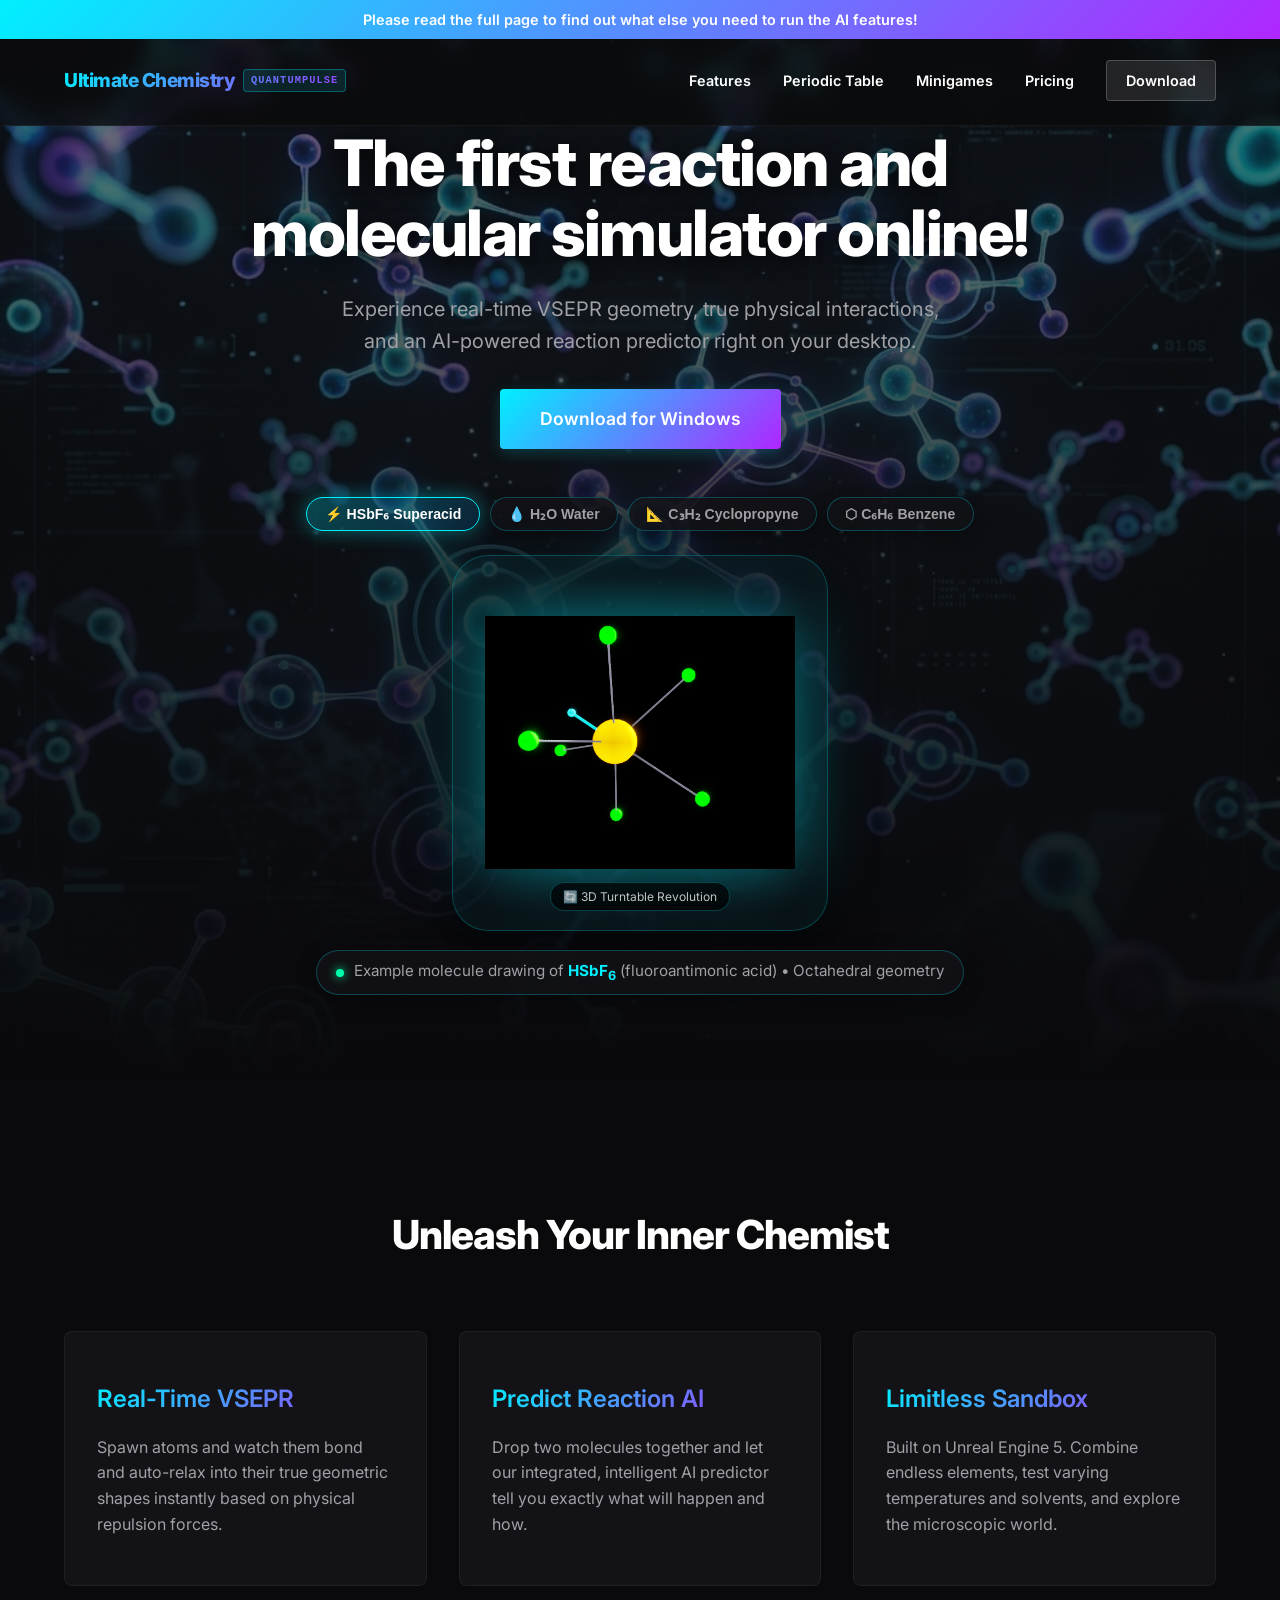
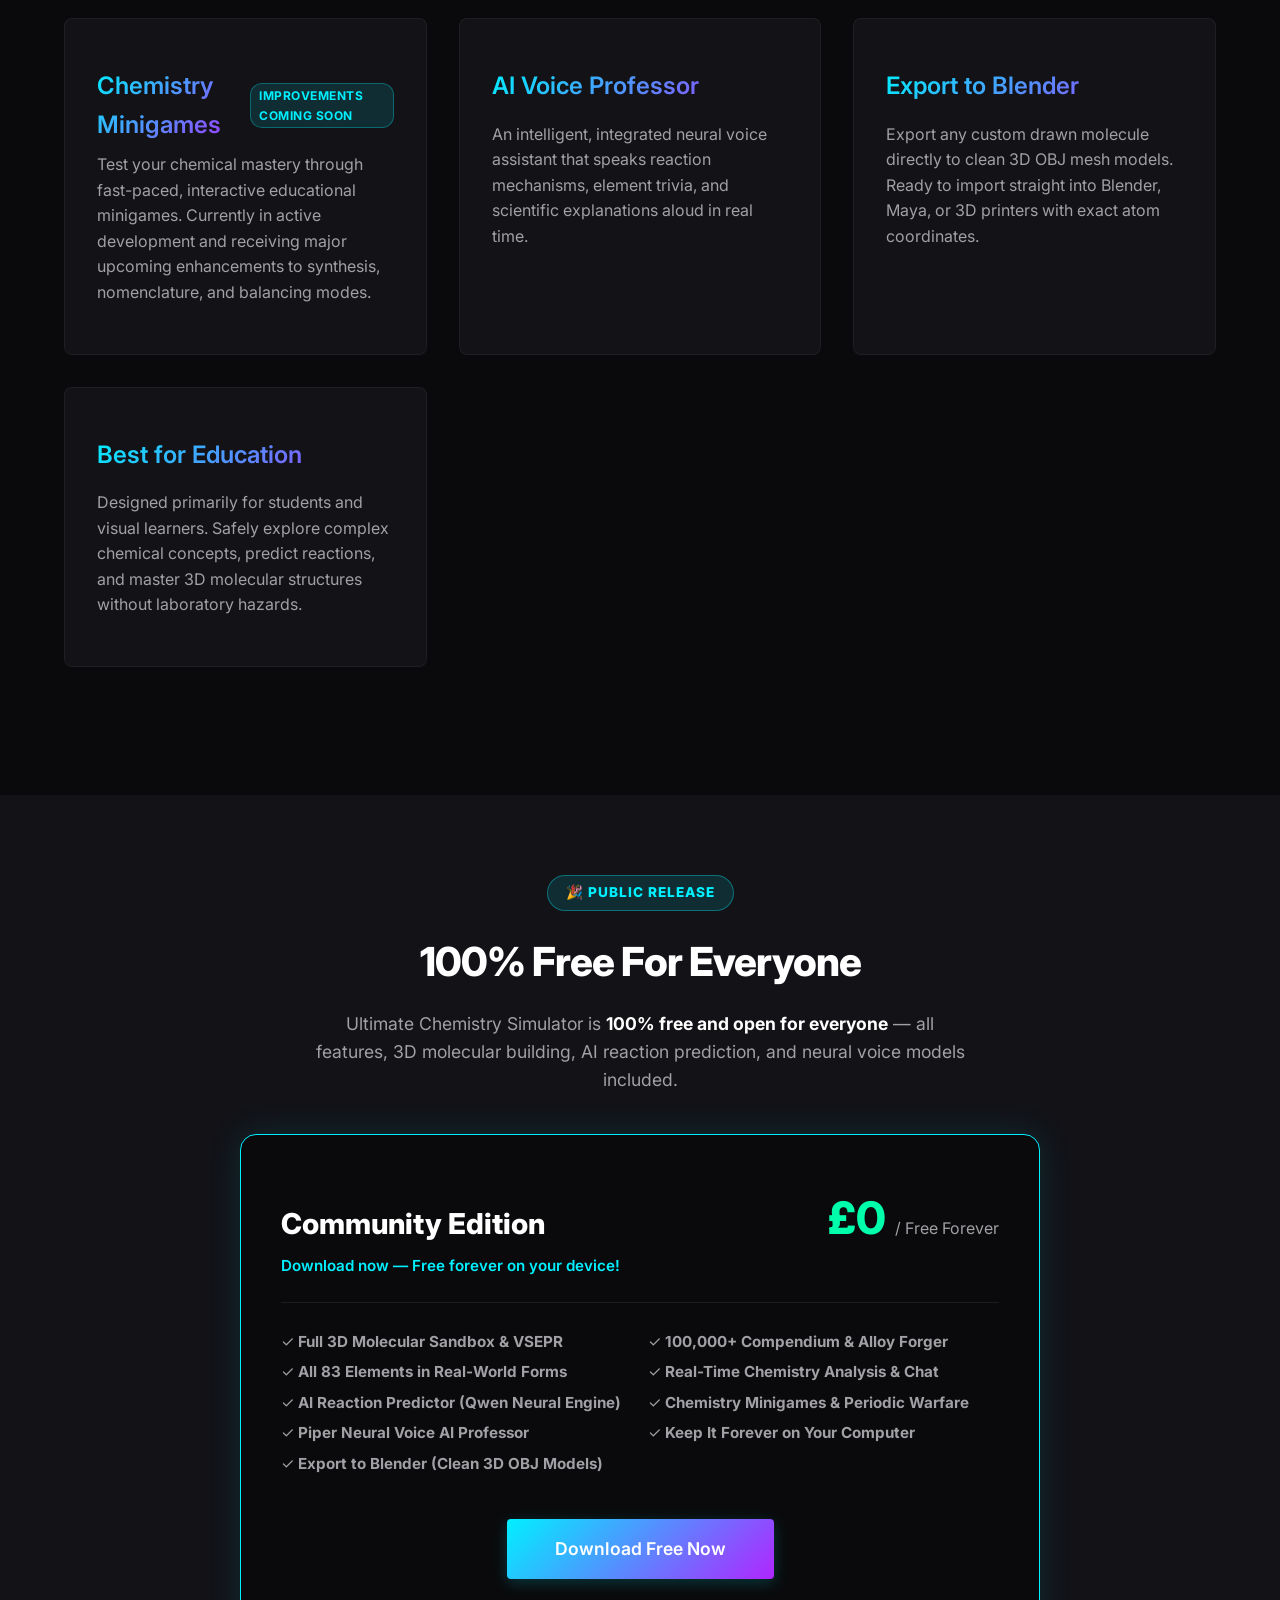
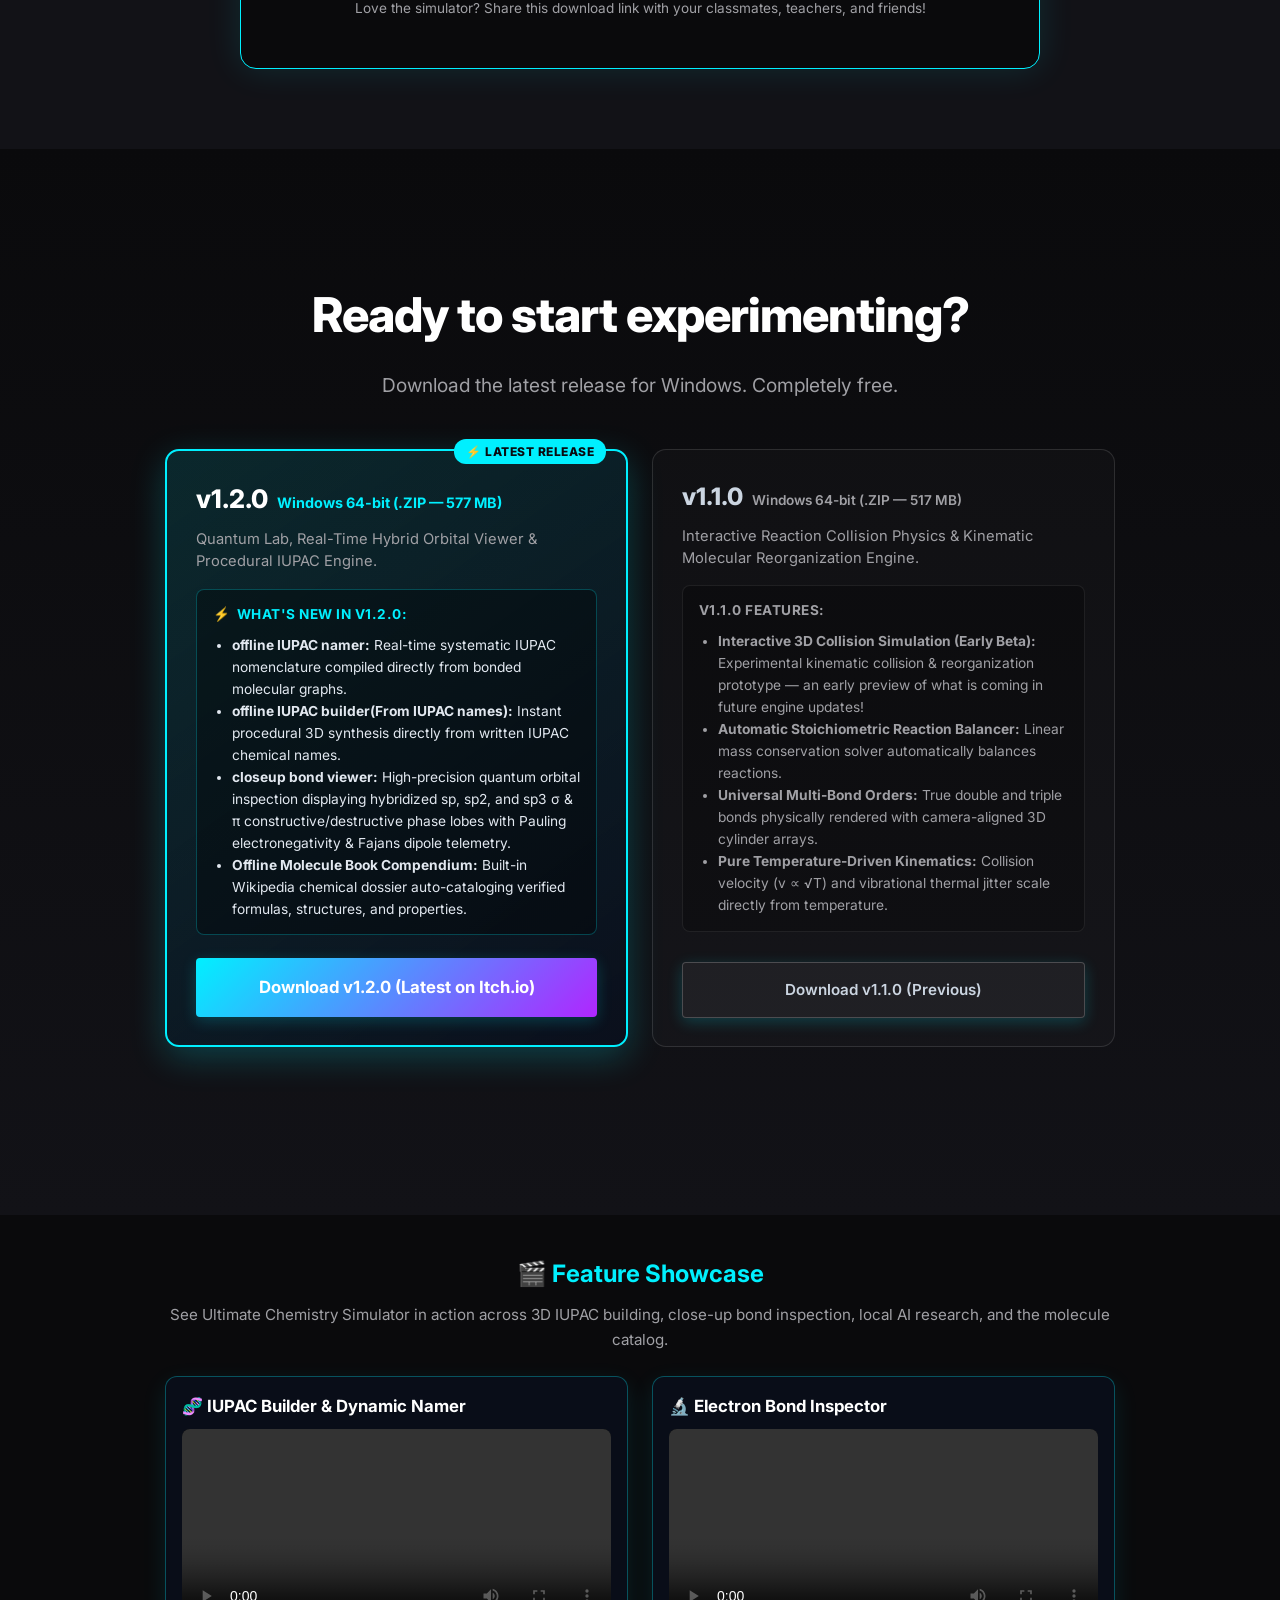
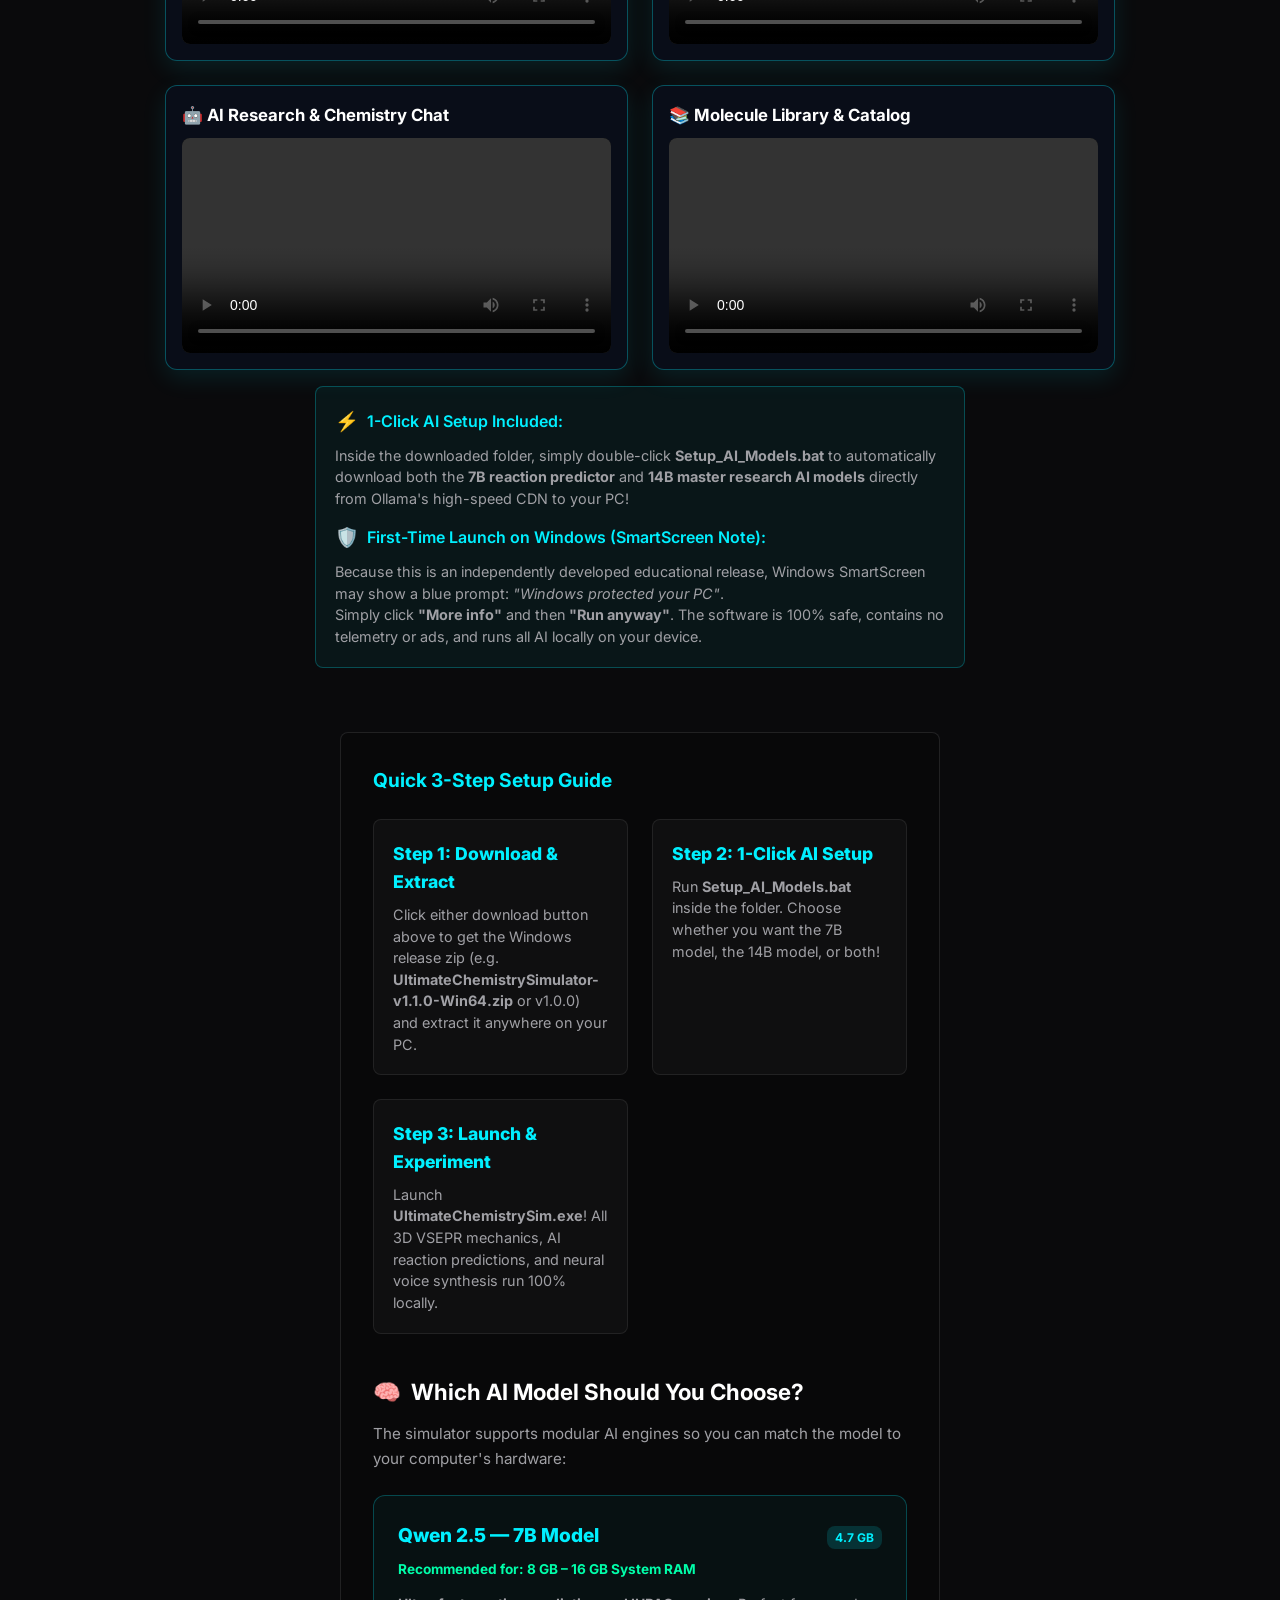
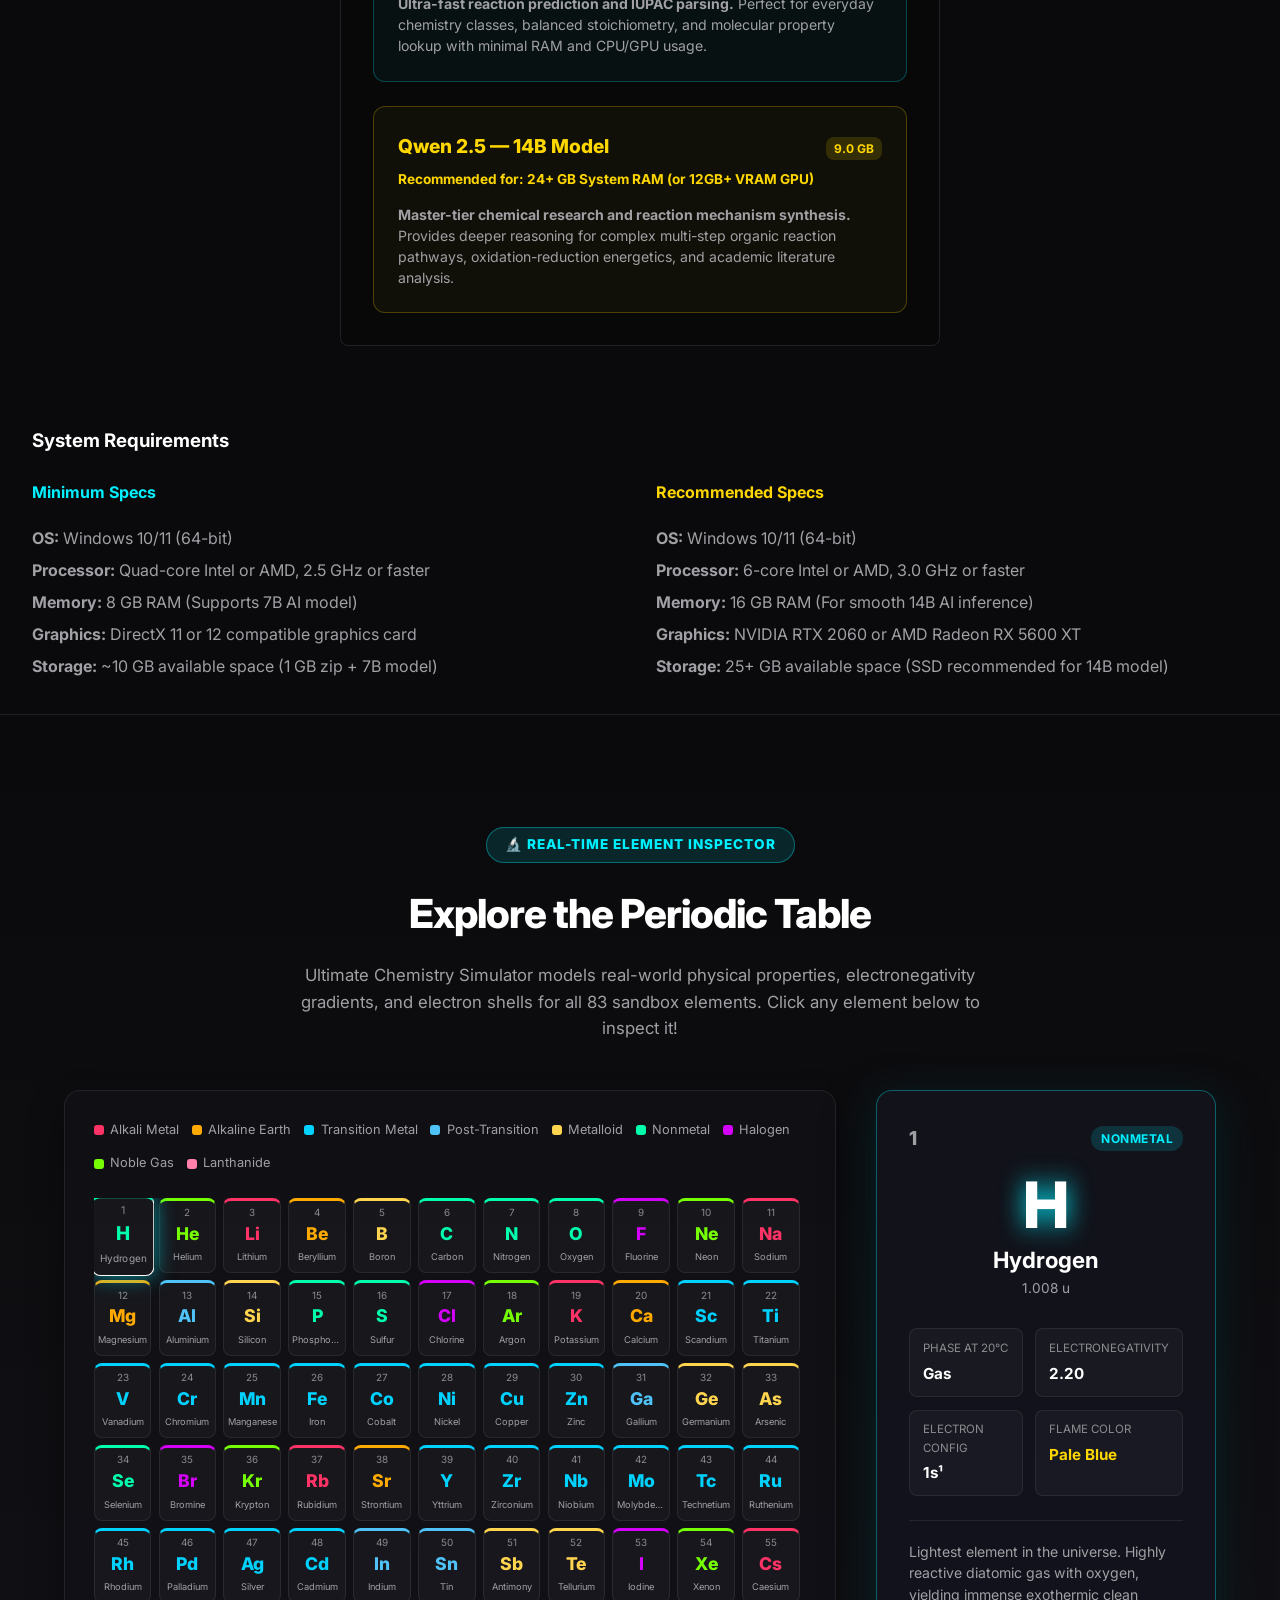
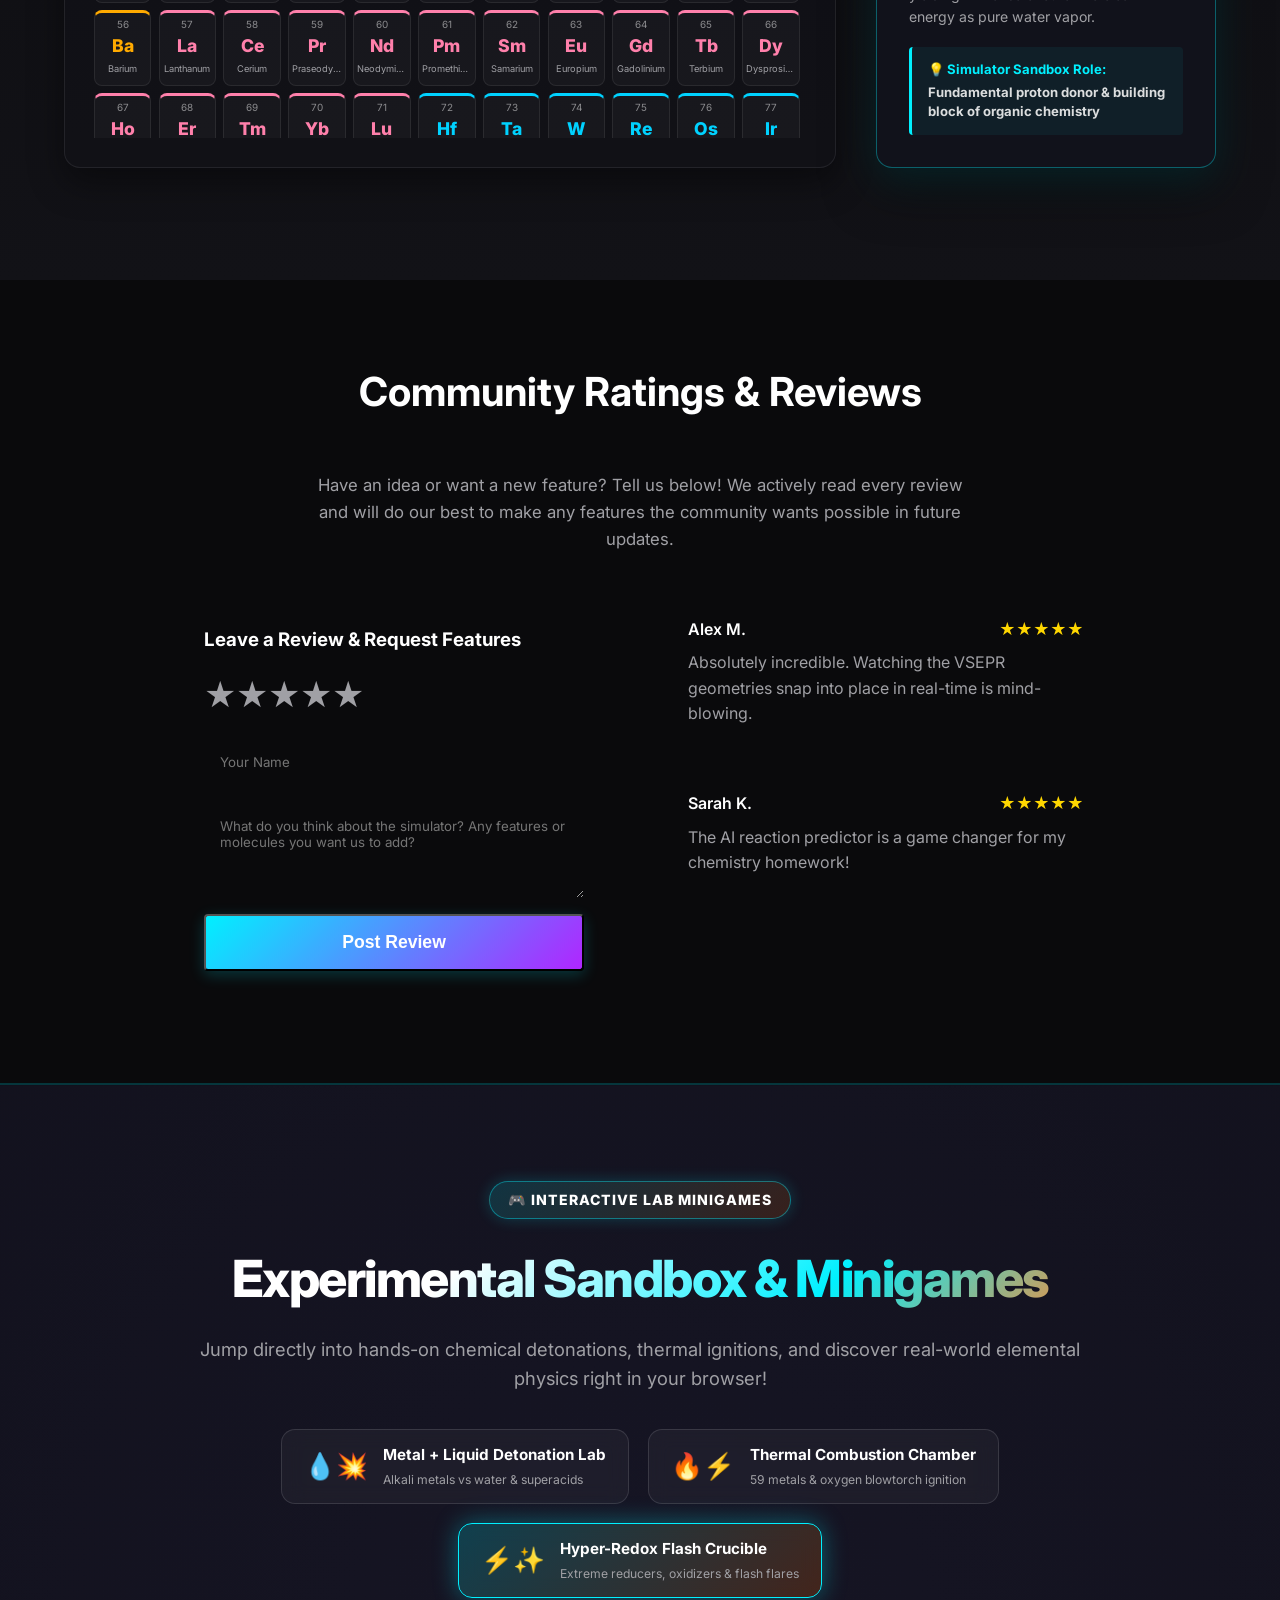
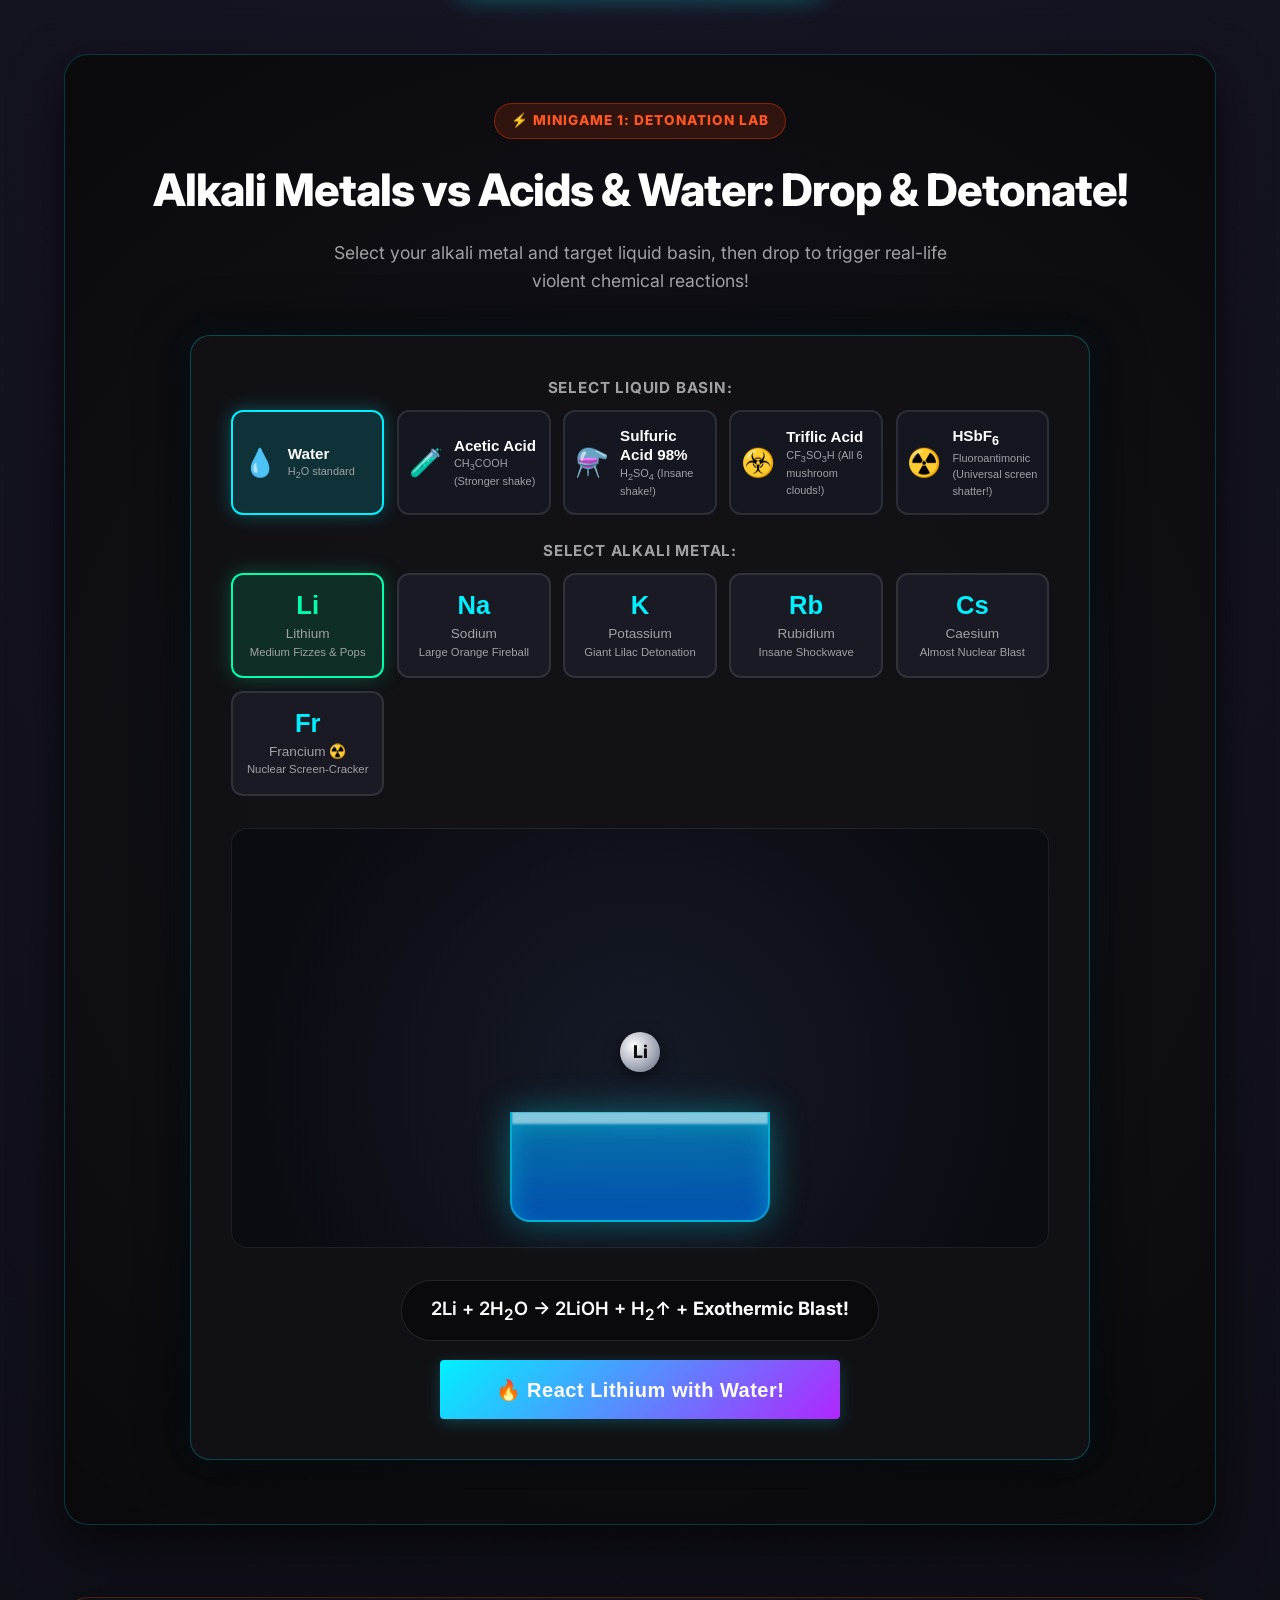
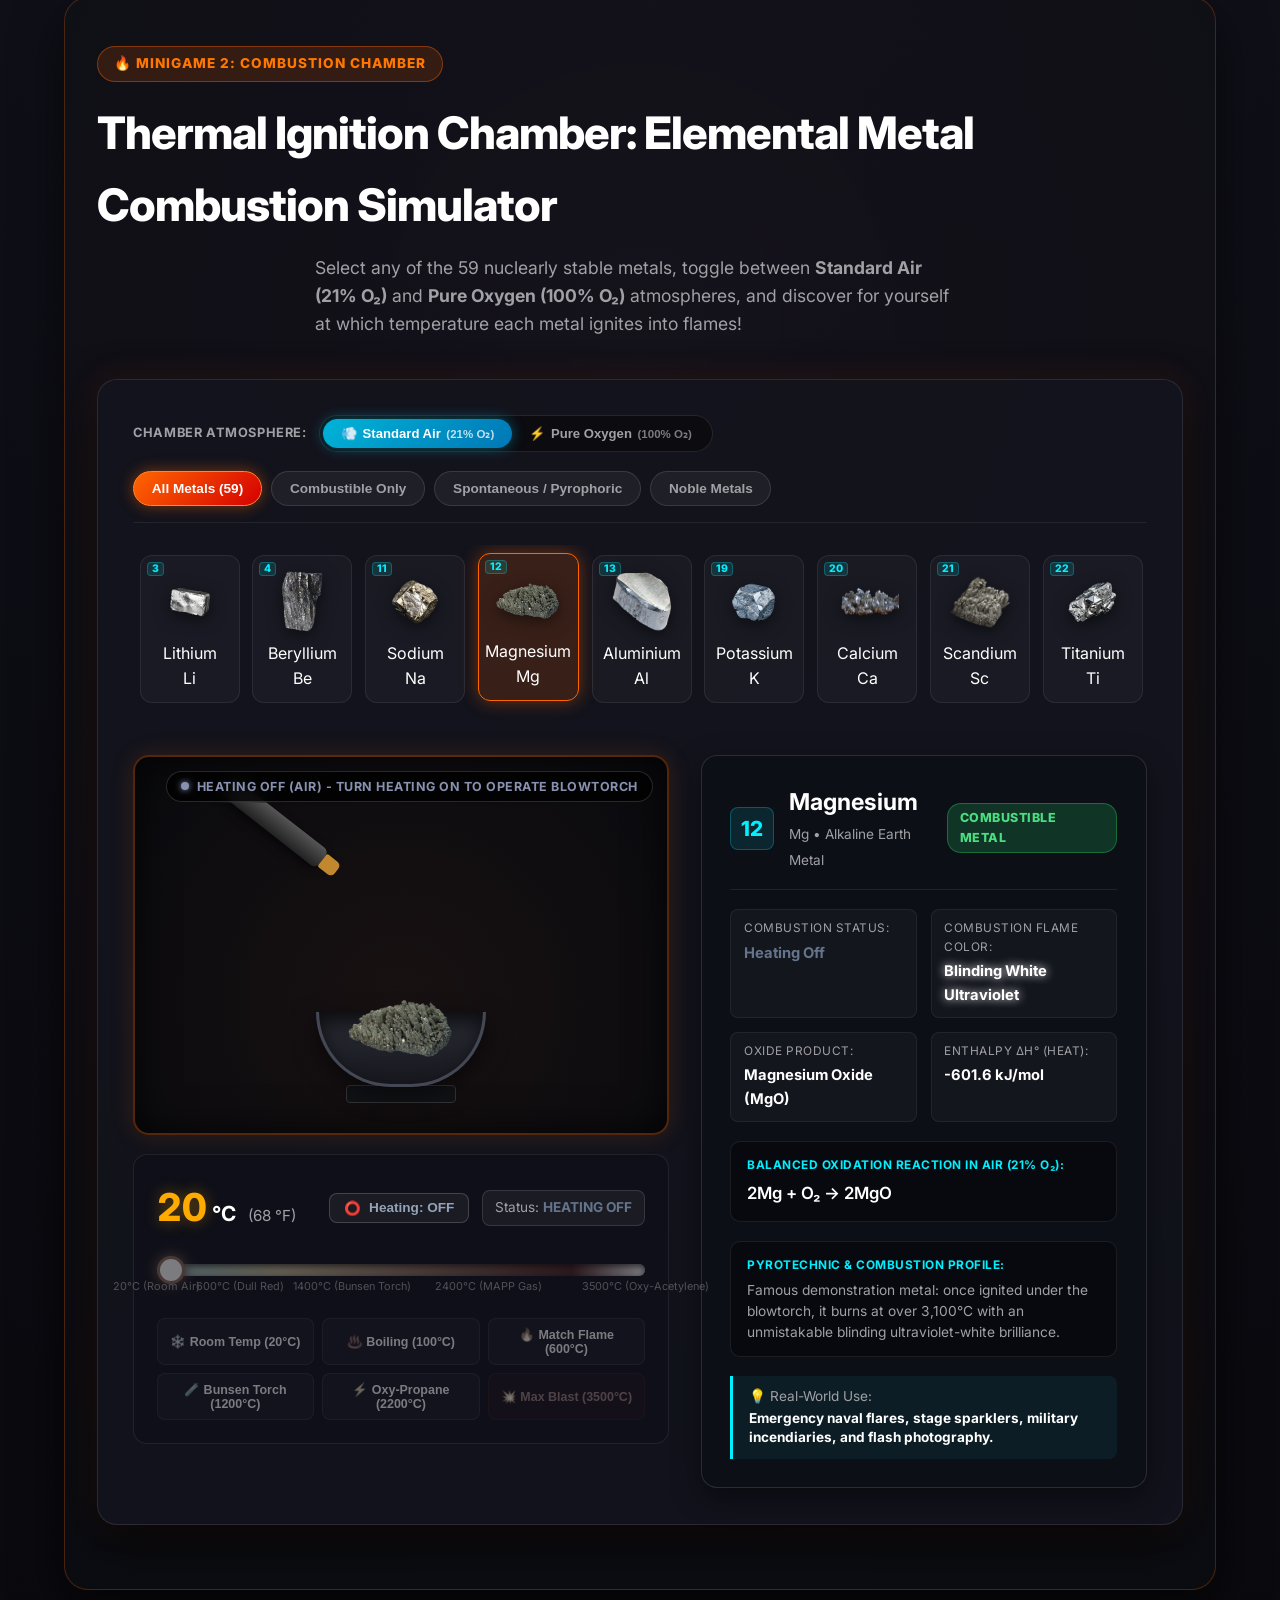
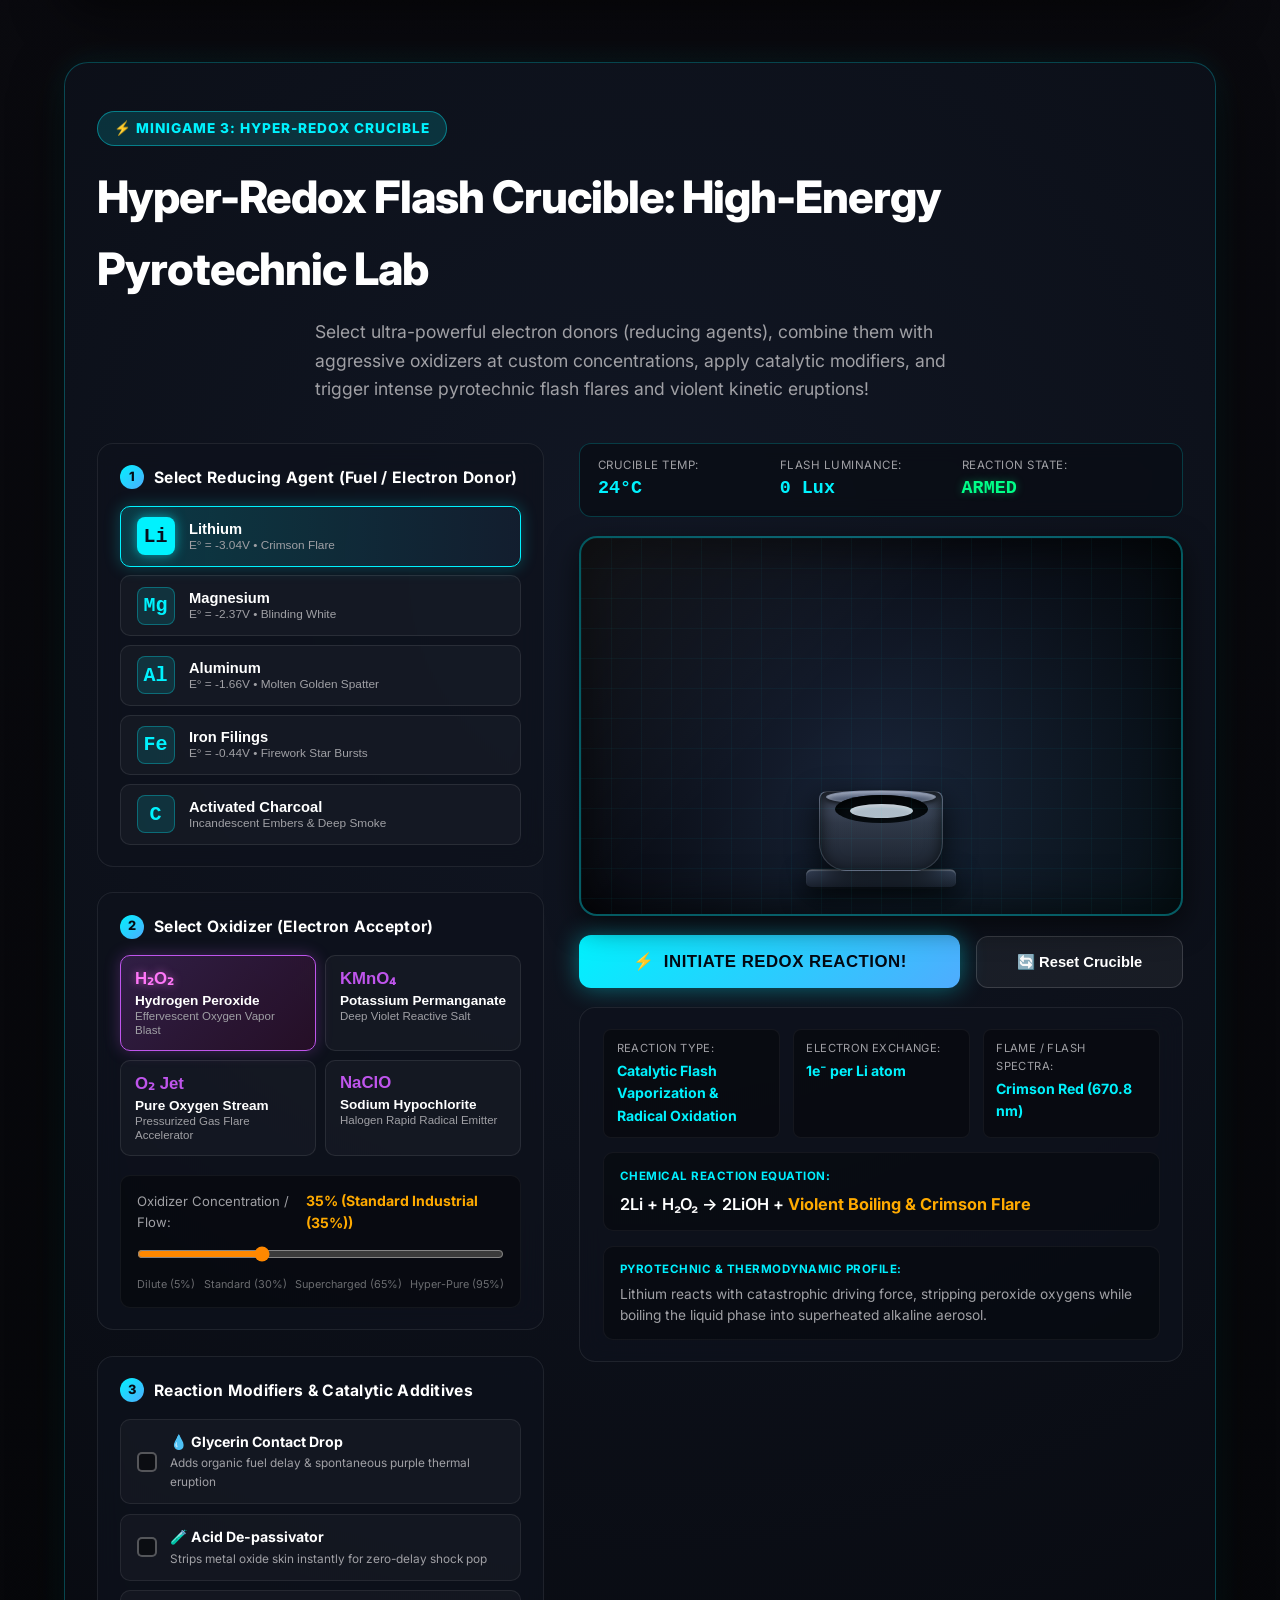
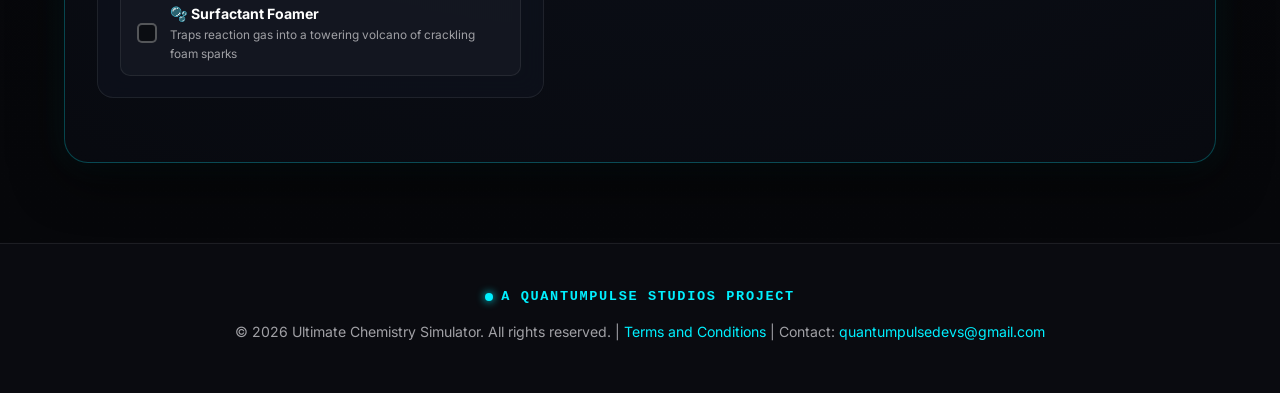
<file: index.html>
<!DOCTYPE html>
<html lang="en">
<head>
    <meta charset="UTF-8">
    <meta name="viewport" content="width=device-width, initial-scale=1.0">
    <title>Ultimate Chemistry Simulator | 3D Molecular Builder & AI Reaction Predictor</title>
    <meta name="description" content="Experience real-time VSEPR 3D molecular modeling, AI-powered chemical reaction prediction, and neural voice synthesis in Unreal Engine 5. Free download for Windows.">
    <meta name="keywords" content="chemistry simulator, 3D molecular builder, VSEPR simulation, reaction predictor AI, chemistry education, Unreal Engine 5, science sandbox, free chemistry software">
    <meta name="author" content="Ultimate Chemistry Simulator">
    <meta name="msvalidate.01" content="9826162CA724208D980ECF6ED28B4E15" />

    <!-- OpenGraph / Social Media Cards (Discord, WhatsApp, Twitter, LinkedIn) -->
    <meta property="og:type" content="website">
    <meta property="og:title" content="Ultimate Chemistry Simulator | 3D Molecular Builder & AI Predictor">
    <meta property="og:description" content="Build molecules with real-time VSEPR auto-relaxation and predict complex chemical reactions using an integrated local AI engine. 100% free for Windows.">
    <meta property="og:image" content="https://raw.githubusercontent.com/pappuvirinchi-lang/ultimate-chemistry-sim/master/preview.png">
    <meta name="twitter:card" content="summary_large_image">
    <meta name="twitter:title" content="Ultimate Chemistry Simulator | 3D Molecular Builder & AI Predictor">
    <meta name="twitter:description" content="Build molecules with real-time VSEPR auto-relaxation and predict complex chemical reactions using an integrated local AI engine. 100% free for Windows.">

    <!-- Google Structured Data (Schema.org SoftwareApplication) -->
    <script type="application/ld+json">
    {
      "@context": "https://schema.org",
      "@type": "SoftwareApplication",
      "name": "Ultimate Chemistry Simulator",
      "operatingSystem": "Windows 10, Windows 11",
      "applicationCategory": "EducationalApplication",
      "offers": {
        "@type": "Offer",
        "price": "0.00",
        "priceCurrency": "USD"
      },
      "description": "Interactive 3D molecular builder featuring real-time VSEPR auto-relaxation, AI reaction prediction, and neural voice synthesis in Unreal Engine 5."
    }
    </script>

    <link rel="stylesheet" href="styles.css">
    <link href="https://fonts.googleapis.com/css2?family=Inter:wght@300;400;600;800&display=swap" rel="stylesheet">
</head>
<body>
    <div class="site-wrapper" id="site-wrapper">
        <div class="top-banner">
        Please read the full page to find out what else you need to run the AI features!
    </div>
    <nav class="navbar">
        <div class="logo" style="display: flex; align-items: center; gap: 8px;">
            <span>Ultimate Chemistry</span>
            <span style="font-size: 0.65rem; font-family: monospace; color: #00f0ff; background: rgba(0, 240, 255, 0.1); border: 1px solid rgba(0, 240, 255, 0.3); padding: 2px 7px; border-radius: 4px; letter-spacing: 0.1em; font-weight: 700;">QUANTUMPULSE</span>
        </div>
        <div class="nav-links">
            <a href="#features">Features</a>
            <a href="#periodic-table">Periodic Table</a>
            <a href="#minigames-hub">Minigames</a>
            <a href="#pricing">Pricing</a>
            <a href="#download" class="nav-btn">Download</a>
        </div>
    </nav>

    <header class="hero">
        <div class="hero-content">
            <h1>The first reaction and molecular simulator online!</h1>
            <p>Experience real-time VSEPR geometry, true physical interactions, and an AI-powered reaction predictor right on your desktop.</p>
            <a href="#download" class="cta-btn">Download for Windows</a>

            <!-- Authentic In-Simulator 3D Revolving Molecule Showcase -->
            <div class="molecule-showcase-container">
                <div class="molecule-chips-bar" id="molecule-chips">
                    <button class="mol-chip active" data-mol="hsbf6">⚡ HSbF₆ Superacid</button>
                    <button class="mol-chip" data-mol="water">💧 H₂O Water</button>
                    <button class="mol-chip" data-mol="cyclopropyne">📐 C₃H₂ Cyclopropyne</button>
                    <button class="mol-chip" data-mol="benzene">⬡ C₆H₆ Benzene</button>
                </div>

                <div class="molecule-orbit-wrap">
                    <img id="revolving-mol-img" src="hsbf6-molecule.png" alt="In-simulator 3D molecule drawing" class="revolving-molecule-img">
                    <div class="canvas-drag-hint"><span>🔄 3D Turntable Revolution</span></div>
                </div>

                <div class="molecule-showcase-caption" id="molecule-caption">
                    <span class="pulse-dot"></span>
                    <span id="mol-caption-text">Example molecule drawing of <strong>HSbF<sub>6</sub></strong> (fluoroantimonic acid) &bull; Octahedral geometry</span>
                </div>
            </div>
        </div>
    </header>

    <section id="features" class="features-section">
        <h2>Unleash Your Inner Chemist</h2>
        <div class="feature-grid">
            <div class="feature-card">
                <h3>Real-Time VSEPR</h3>
                <p>Spawn atoms and watch them bond and auto-relax into their true geometric shapes instantly based on physical repulsion forces.</p>
            </div>
            <div class="feature-card">
                <h3>Predict Reaction AI</h3>
                <p>Drop two molecules together and let our integrated, intelligent AI predictor tell you exactly what will happen and how.</p>
            </div>
            <div class="feature-card">
                <h3>Limitless Sandbox</h3>
                <p>Built on Unreal Engine 5. Combine endless elements, test varying temperatures and solvents, and explore the microscopic world.</p>
            </div>
            <div class="feature-card">
                <div style="display: flex; align-items: center; justify-content: space-between; margin-bottom: 0.5rem;">
                    <h3 style="margin-bottom: 0;">Chemistry Minigames</h3>
                    <span style="background: rgba(0, 240, 255, 0.12); color: var(--accent-cyan); border: 1px solid rgba(0, 240, 255, 0.3); font-size: 0.75rem; font-weight: 700; padding: 2px 8px; border-radius: 12px; letter-spacing: 0.5px; text-transform: uppercase;">Improvements Coming Soon</span>
                </div>
                <p>Test your chemical mastery through fast-paced, interactive educational minigames. Currently in active development and receiving major upcoming enhancements to synthesis, nomenclature, and balancing modes.</p>
            </div>
            <div class="feature-card">
                <h3>AI Voice Professor</h3>
                <p>An intelligent, integrated neural voice assistant that speaks reaction mechanisms, element trivia, and scientific explanations aloud in real time.</p>
            </div>
            <div class="feature-card">
                <h3>Export to Blender</h3>
                <p>Export any custom drawn molecule directly to clean 3D OBJ mesh models. Ready to import straight into Blender, Maya, or 3D printers with exact atom coordinates.</p>
            </div>
            <div class="feature-card">
                <h3>Best for Education</h3>
                <p>Designed primarily for students and visual learners. Safely explore complex chemical concepts, predict reactions, and master 3D molecular structures without laboratory hazards.</p>
            </div>
        </div>
    </section>

    <section id="pricing" class="pricing-section" style="padding: 5rem 5%; background-color: var(--bg-secondary); text-align: center;">
        <div style="display: inline-block; background: rgba(0, 240, 255, 0.12); color: var(--accent-cyan); border: 1px solid rgba(0, 240, 255, 0.35); font-size: 0.85rem; font-weight: 800; padding: 6px 18px; border-radius: 20px; letter-spacing: 1px; text-transform: uppercase; margin-bottom: 1.2rem;">
            🎉 Public Release
        </div>
        <h2 style="font-size: 2.5rem; margin-bottom: 1rem; font-weight: 800; letter-spacing: -1px;">100% Free For Everyone</h2>
        <p style="color: var(--text-secondary); max-width: 650px; margin: 0 auto 2.5rem; font-size: 1.1rem; line-height: 1.6;">
            Ultimate Chemistry Simulator is <strong style="color: #fff;">100% free and open for everyone</strong> — all features, 3D molecular building, AI reaction prediction, and neural voice models included.
        </p>

        <div style="max-width: 800px; margin: 0 auto; background: var(--bg-primary); border-radius: 16px; padding: 3rem 2.5rem; border: 1px solid var(--accent-cyan); box-shadow: 0 0 35px rgba(0, 240, 255, 0.12); text-align: left;">
            <div style="display: flex; justify-content: space-between; align-items: baseline; flex-wrap: wrap; gap: 1rem; margin-bottom: 1.5rem; border-bottom: 1px solid rgba(255, 255, 255, 0.08); padding-bottom: 1.5rem;">
                <div>
                    <h3 style="font-size: 1.8rem; font-weight: 800; color: #fff; margin: 0 0 0.4rem 0;">Community Edition</h3>
                    <p style="color: var(--accent-cyan); font-weight: 600; margin: 0; font-size: 0.95rem;">Download now — Free forever on your device!</p>
                </div>
                <div style="font-size: 2.8rem; font-weight: 800; color: #00ffaa;">
                    £0 <span style="font-size: 1rem; font-weight: 400; color: var(--text-secondary);">/ Free Forever</span>
                </div>
            </div>

            <div style="display: grid; grid-template-columns: repeat(auto-fit, minmax(280px, 1fr)); gap: 1rem; margin-bottom: 2.5rem; color: var(--text-secondary); font-size: 0.95rem; line-height: 2;">
                <div>
                    <div>✓ <strong>Full 3D Molecular Sandbox & VSEPR</strong></div>
                    <div>✓ <strong>All 83 Elements in Real-World Forms</strong></div>
                    <div>✓ <strong>AI Reaction Predictor (Qwen Neural Engine)</strong></div>
                    <div>✓ <strong>Piper Neural Voice AI Professor</strong></div>
                    <div>✓ <strong>Export to Blender (Clean 3D OBJ Models)</strong></div>
                </div>
                <div>
                    <div>✓ <strong>100,000+ Compendium & Alloy Forger</strong></div>
                    <div>✓ <strong>Real-Time Chemistry Analysis & Chat</strong></div>
                    <div>✓ <strong>Chemistry Minigames & Periodic Warfare</strong></div>
                    <div>✓ <strong>Keep It Forever on Your Computer</strong></div>
                </div>
            </div>

            <div style="display: flex; gap: 1rem; justify-content: center; flex-wrap: wrap;">
                <a href="#download" class="cta-btn" style="padding: 1rem 3rem; font-size: 1.1rem; text-align: center;">Download Free Now</a>
            </div>
            
            <p style="text-align: center; margin-top: 1.2rem; margin-bottom: 0; font-size: 0.85rem; color: var(--text-secondary);">
                Love the simulator? Share this download link with your classmates, teachers, and friends!
            </p>
        </div>
    </section>

    <section id="download" class="download-section">
        <h2>Ready to start experimenting?</h2>
        <p>Download the latest release for Windows. Completely free.</p>
        
        <!-- Multi-Release Downloads: v1.2.0 (Latest) & v1.1.0 (Previous) -->
        <div style="display: grid; grid-template-columns: repeat(auto-fit, minmax(320px, 1fr)); gap: 1.5rem; max-width: 950px; margin: 0 auto 2.5rem; text-align: left;">
            <!-- v1.2.0 Latest Release -->
            <div style="background: linear-gradient(145deg, rgba(0, 240, 255, 0.12) 0%, rgba(10, 15, 28, 0.98) 100%); border: 2px solid var(--accent-cyan); border-radius: 14px; padding: 1.8rem; box-shadow: 0 10px 35px rgba(0, 240, 255, 0.22); display: flex; flex-direction: column; justify-content: space-between; position: relative;">
                <div style="position: absolute; top: -12px; right: 20px; background: var(--accent-cyan); color: #0a0b10; font-weight: 800; font-size: 0.75rem; padding: 3px 12px; border-radius: 12px; text-transform: uppercase; letter-spacing: 0.5px;">
                    ⚡ Latest Release
                </div>
                <div>
                    <div style="display: flex; align-items: baseline; gap: 0.6rem; margin-bottom: 0.5rem;">
                        <h3 style="color: #fff; font-size: 1.6rem; margin: 0; font-weight: 800;">v1.2.0</h3>
                        <span style="color: var(--accent-cyan); font-weight: 700; font-size: 0.9rem;">Windows 64-bit (.ZIP — 577 MB)</span>
                    </div>
                    <p style="color: var(--text-secondary); font-size: 0.92rem; margin: 0 0 1rem 0; line-height: 1.5;">
                        Quantum Lab, Real-Time Hybrid Orbital Viewer & Procedural IUPAC Engine.
                    </p>
                    
                    <!-- What's New in 1.2.0 -->
                    <div style="background: rgba(0, 0, 0, 0.35); border: 1px solid rgba(0, 240, 255, 0.25); border-radius: 8px; padding: 0.9rem 1rem; margin-bottom: 1.4rem;">
                        <div style="color: var(--accent-cyan); font-weight: 700; font-size: 0.85rem; text-transform: uppercase; letter-spacing: 0.5px; margin-bottom: 0.5rem; display: flex; align-items: center; gap: 0.4rem;">
                            <span>⚡</span> What's New in v1.2.0:
                        </div>
                        <ul style="margin: 0; padding-left: 1.2rem; color: #e2e8f0; font-size: 0.86rem; line-height: 1.6;">
                            <li><strong>offline IUPAC namer:</strong> Real-time systematic IUPAC nomenclature compiled directly from bonded molecular graphs.</li>
                            <li><strong>offline IUPAC builder(From IUPAC names):</strong> Instant procedural 3D synthesis directly from written IUPAC chemical names.</li>
                            <li><strong>closeup bond viewer:</strong> High-precision quantum orbital inspection displaying hybridized sp, sp2, and sp3 σ & π constructive/destructive phase lobes with Pauling electronegativity & Fajans dipole telemetry.</li>
                            <li><strong>Offline Molecule Book Compendium:</strong> Built-in Wikipedia chemical dossier auto-cataloging verified formulas, structures, and properties.</li>
                        </ul>
                    </div>
                </div>

                <a href="https://virinchi9.itch.io/ultimate-chemistry-simulator" target="_blank" class="cta-btn download-btn" style="text-align: center; display: block; padding: 1rem 1.5rem; font-size: 1.05rem; font-weight: 700;">
                    Download v1.2.0 (Latest on Itch.io)
                </a>
            </div>

            <!-- v1.1.0 Previous Release -->
            <div style="background: rgba(255, 255, 255, 0.02); border: 1px solid rgba(255, 255, 255, 0.12); border-radius: 14px; padding: 1.8rem; display: flex; flex-direction: column; justify-content: space-between;">
                <div>
                    <div style="display: flex; align-items: baseline; gap: 0.6rem; margin-bottom: 0.5rem;">
                        <h3 style="color: #cbd5e1; font-size: 1.5rem; margin: 0; font-weight: 800;">v1.1.0</h3>
                        <span style="color: var(--text-secondary); font-weight: 600; font-size: 0.85rem;">Windows 64-bit (.ZIP — 517 MB)</span>
                    </div>
                    <p style="color: var(--text-secondary); font-size: 0.92rem; margin: 0 0 1rem 0; line-height: 1.5;">
                        Interactive Reaction Collision Physics & Kinematic Molecular Reorganization Engine.
                    </p>

                    <div style="background: rgba(0, 0, 0, 0.25); border: 1px solid rgba(255, 255, 255, 0.08); border-radius: 8px; padding: 0.9rem 1rem; margin-bottom: 1.4rem;">
                        <div style="color: var(--text-secondary); font-weight: 700; font-size: 0.85rem; text-transform: uppercase; letter-spacing: 0.5px; margin-bottom: 0.5rem;">
                            v1.1.0 Features:
                        </div>
                        <ul style="margin: 0; padding-left: 1.2rem; color: var(--text-secondary); font-size: 0.86rem; line-height: 1.6;">
                            <li><strong>Interactive 3D Collision Simulation (Early Beta):</strong> Experimental kinematic collision & reorganization prototype — an early preview of what is coming in future engine updates!</li>
                            <li><strong>Automatic Stoichiometric Reaction Balancer:</strong> Linear mass conservation solver automatically balances reactions.</li>
                            <li><strong>Universal Multi-Bond Orders:</strong> True double and triple bonds physically rendered with camera-aligned 3D cylinder arrays.</li>
                            <li><strong>Pure Temperature-Driven Kinematics:</strong> Collision velocity (v ∝ √T) and vibrational thermal jitter scale directly from temperature.</li>
                        </ul>
                    </div>
                </div>

                <a href="https://github.com/pappuvirinchi-lang/ultimate-chemistry-sim/releases/download/v1.1.0/UltimateChemistrySimulator-v1.1.0-Win64.zip" target="_blank" class="cta-btn" style="text-align: center; display: block; padding: 0.9rem 1.2rem; font-size: 0.95rem; font-weight: 600; background: rgba(255, 255, 255, 0.05); color: #cbd5e1; border: 1px solid rgba(255, 255, 255, 0.2);">
                    Download v1.1.0 (Previous)
                </a>
            </div>
        </div></div>

        <!-- Feature Video Showcase Grid -->
        <div style="max-width: 950px; margin: 2.5rem auto 1rem; text-align: center;">
            <h3 style="color: var(--accent-cyan); font-size: 1.5rem; margin-bottom: 0.6rem;">🎬 Feature Showcase</h3>
            <p style="color: var(--text-secondary); font-size: 0.95rem; margin-bottom: 1.5rem;">
                See Ultimate Chemistry Simulator in action across 3D IUPAC building, close-up bond inspection, local AI research, and the molecule catalog.
            </p>
            <div style="display: grid; grid-template-columns: repeat(auto-fit, minmax(360px, 1fr)); gap: 1.5rem; text-align: left;">
                <div style="background: rgba(10, 15, 28, 0.85); border: 1px solid rgba(0, 240, 255, 0.3); border-radius: 12px; padding: 1rem; box-shadow: 0 8px 24px rgba(0, 240, 255, 0.1);">
                    <h4 style="color: #fff; margin: 0 0 0.6rem 0; font-size: 1.05rem;">🧬 IUPAC Builder & Dynamic Namer</h4>
                    <video controls playsinline preload="metadata" style="width: 100%; border-radius: 8px; display: block; background: #000;">
                        <source src="assets/videos/iupac_builder.mp4" type="video/mp4">
                    </video>
                </div>
                <div style="background: rgba(10, 15, 28, 0.85); border: 1px solid rgba(0, 240, 255, 0.3); border-radius: 12px; padding: 1rem; box-shadow: 0 8px 24px rgba(0, 240, 255, 0.1);">
                    <h4 style="color: #fff; margin: 0 0 0.6rem 0; font-size: 1.05rem;">🔬 Electron Bond Inspector</h4>
                    <video controls playsinline preload="metadata" style="width: 100%; border-radius: 8px; display: block; background: #000;">
                        <source src="assets/videos/electron_bond_inspector.mp4" type="video/mp4">
                    </video>
                </div>
                <div style="background: rgba(10, 15, 28, 0.85); border: 1px solid rgba(0, 240, 255, 0.3); border-radius: 12px; padding: 1rem; box-shadow: 0 8px 24px rgba(0, 240, 255, 0.1);">
                    <h4 style="color: #fff; margin: 0 0 0.6rem 0; font-size: 1.05rem;">🤖 AI Research & Chemistry Chat</h4>
                    <video controls playsinline preload="metadata" style="width: 100%; border-radius: 8px; display: block; background: #000;">
                        <source src="assets/videos/ai_research_chat.mp4" type="video/mp4">
                    </video>
                </div>
                <div style="background: rgba(10, 15, 28, 0.85); border: 1px solid rgba(0, 240, 255, 0.3); border-radius: 12px; padding: 1rem; box-shadow: 0 8px 24px rgba(0, 240, 255, 0.1);">
                    <h4 style="color: #fff; margin: 0 0 0.6rem 0; font-size: 1.05rem;">📚 Molecule Library & Catalog</h4>
                    <video controls playsinline preload="metadata" style="width: 100%; border-radius: 8px; display: block; background: #000;">
                        <source src="assets/videos/molecule_library.mp4" type="video/mp4">
                    </video>
                </div>
            </div>
        </div>
    </section>
        <div style="max-width: 650px; margin: 0 auto 2rem; background: rgba(0, 240, 255, 0.05); border: 1px solid rgba(0, 240, 255, 0.25); border-radius: 8px; padding: 1.2rem; text-align: left;">
            <div style="display: flex; align-items: center; gap: 0.5rem; margin-bottom: 0.5rem; color: var(--accent-cyan); font-weight: 600;">
                <span style="font-size: 1.2rem;">⚡</span> 1-Click AI Setup Included:
            </div>
            <p style="font-size: 0.9rem; color: var(--text-secondary); line-height: 1.5; margin: 0 0 0.8rem 0;">
                Inside the downloaded folder, simply double-click <strong>Setup_AI_Models.bat</strong> to automatically download both the <strong>7B reaction predictor</strong> and <strong>14B master research AI models</strong> directly from Ollama's high-speed CDN to your PC!
            </p>
            <div style="display: flex; align-items: center; gap: 0.5rem; margin-bottom: 0.5rem; color: var(--accent-cyan); font-weight: 600;">
                <span style="font-size: 1.2rem;">🛡️</span> First-Time Launch on Windows (SmartScreen Note):
            </div>
            <p style="font-size: 0.9rem; color: var(--text-secondary); line-height: 1.5; margin: 0;">
                Because this is an independently developed educational release, Windows SmartScreen may show a blue prompt: <em>"Windows protected your PC"</em>.<br>
                Simply click <strong>"More info"</strong> and then <strong>"Run anyway"</strong>. The software is 100% safe, contains no telemetry or ads, and runs all AI locally on your device.
            </p>
        </div>

        <div class="requirements">
            <h3>Quick 3-Step Setup Guide</h3>
            <div style="display: grid; grid-template-columns: repeat(auto-fit, minmax(240px, 1fr)); gap: 1.5rem; margin-top: 1.5rem; text-align: left;">
                <div style="background: rgba(255, 255, 255, 0.03); padding: 1.2rem; border-radius: 8px; border: 1px solid rgba(255, 255, 255, 0.08);">
                    <div style="color: var(--accent-cyan); font-weight: 800; font-size: 1.1rem; margin-bottom: 0.5rem;">Step 1: Download & Extract</div>
                    <p style="margin: 0; font-size: 0.9rem; color: var(--text-secondary); line-height: 1.5;">
                        Click either download button above to get the Windows release zip (e.g. <strong>UltimateChemistrySimulator-v1.1.0-Win64.zip</strong> or v1.0.0) and extract it anywhere on your PC.
                    </p>
                </div>
                <div style="background: rgba(255, 255, 255, 0.03); padding: 1.2rem; border-radius: 8px; border: 1px solid rgba(255, 255, 255, 0.08);">
                    <div style="color: var(--accent-cyan); font-weight: 800; font-size: 1.1rem; margin-bottom: 0.5rem;">Step 2: 1-Click AI Setup</div>
                    <p style="margin: 0; font-size: 0.9rem; color: var(--text-secondary); line-height: 1.5;">
                        Run <strong>Setup_AI_Models.bat</strong> inside the folder. Choose whether you want the 7B model, the 14B model, or both!
                    </p>
                </div>
                <div style="background: rgba(255, 255, 255, 0.03); padding: 1.2rem; border-radius: 8px; border: 1px solid rgba(255, 255, 255, 0.08);">
                    <div style="color: var(--accent-cyan); font-weight: 800; font-size: 1.1rem; margin-bottom: 0.5rem;">Step 3: Launch & Experiment</div>
                    <p style="margin: 0; font-size: 0.9rem; color: var(--text-secondary); line-height: 1.5;">
                        Launch <strong>UltimateChemistrySim.exe</strong>! All 3D VSEPR mechanics, AI reaction predictions, and neural voice synthesis run 100% locally.
                    </p>
                </div>
            </div>

            <!-- Which AI Model Should You Choose? -->
            <div style="margin-top: 2.5rem; text-align: left;">
                <h3 style="font-size: 1.4rem; color: #fff; margin-bottom: 0.8rem; display: flex; align-items: center; gap: 0.6rem;">
                    <span>🧠</span> Which AI Model Should You Choose?
                </h3>
                <p style="color: var(--text-secondary); font-size: 0.95rem; margin-bottom: 1.5rem; line-height: 1.6;">
                    The simulator supports modular AI engines so you can match the model to your computer's hardware:
                </p>
                <div style="display: grid; grid-template-columns: repeat(auto-fit, minmax(280px, 1fr)); gap: 1.5rem;">
                    <div style="background: rgba(0, 240, 255, 0.04); border: 1px solid rgba(0, 240, 255, 0.25); border-radius: 12px; padding: 1.5rem;">
                        <div style="display: flex; justify-content: space-between; align-items: baseline; margin-bottom: 0.5rem;">
                            <h4 style="color: var(--accent-cyan); font-size: 1.2rem; margin: 0; font-weight: 800;">Qwen 2.5 — 7B Model</h4>
                            <span style="background: rgba(0, 240, 255, 0.15); color: var(--accent-cyan); font-size: 0.75rem; font-weight: 700; padding: 2px 8px; border-radius: 8px;">4.7 GB</span>
                        </div>
                        <div style="color: #00ffaa; font-size: 0.85rem; font-weight: 700; margin-bottom: 0.8rem;">
                            Recommended for: 8 GB – 16 GB System RAM
                        </div>
                        <p style="color: var(--text-secondary); font-size: 0.88rem; line-height: 1.5; margin: 0;">
                            <strong>Ultra-fast reaction prediction and IUPAC parsing.</strong> Perfect for everyday chemistry classes, balanced stoichiometry, and molecular property lookup with minimal RAM and CPU/GPU usage.
                        </p>
                    </div>

                    <div style="background: rgba(255, 215, 0, 0.04); border: 1px solid rgba(255, 215, 0, 0.25); border-radius: 12px; padding: 1.5rem;">
                        <div style="display: flex; justify-content: space-between; align-items: baseline; margin-bottom: 0.5rem;">
                            <h4 style="color: #ffd700; font-size: 1.2rem; margin: 0; font-weight: 800;">Qwen 2.5 — 14B Model</h4>
                            <span style="background: rgba(255, 215, 0, 0.15); color: #ffd700; font-size: 0.75rem; font-weight: 700; padding: 2px 8px; border-radius: 8px;">9.0 GB</span>
                        </div>
                        <div style="color: #ffd700; font-size: 0.85rem; font-weight: 700; margin-bottom: 0.8rem;">
                            Recommended for: 24+ GB System RAM (or 12GB+ VRAM GPU)
                        </div>
                        <p style="color: var(--text-secondary); font-size: 0.88rem; line-height: 1.5; margin: 0;">
                            <strong>Master-tier chemical research and reaction mechanism synthesis.</strong> Provides deeper reasoning for complex multi-step organic reaction pathways, oxidation-reduction energetics, and academic literature analysis.
                        </p>
                    </div>
                </div>
            </div>
        </div>

        <div class="specs-section" style="margin-top: 3rem; background: var(--bg-card); padding: 2rem; border-radius: 12px; border: 1px solid var(--border-color); text-align: left;">
            <h3 style="margin-top: 0;">System Requirements</h3>
            <div style="display: grid; grid-template-columns: 1fr 1fr; gap: 2rem; margin-top: 1.5rem;">
                <div>
                    <h4 style="color: var(--accent-cyan); margin-bottom: 1rem;">Minimum Specs</h4>
                    <ul style="list-style-type: none; padding: 0; color: var(--text-secondary); line-height: 2;">
                        <li><strong>OS:</strong> Windows 10/11 (64-bit)</li>
                        <li><strong>Processor:</strong> Quad-core Intel or AMD, 2.5 GHz or faster</li>
                        <li><strong>Memory:</strong> 8 GB RAM (Supports 7B AI model)</li>
                        <li><strong>Graphics:</strong> DirectX 11 or 12 compatible graphics card</li>
                        <li><strong>Storage:</strong> ~10 GB available space (1 GB zip + 7B model)</li>
                    </ul>
                </div>
                <div>
                    <h4 style="color: #ffd700; margin-bottom: 1rem;">Recommended Specs</h4>
                    <ul style="list-style-type: none; padding: 0; color: var(--text-secondary); line-height: 2;">
                        <li><strong>OS:</strong> Windows 10/11 (64-bit)</li>
                        <li><strong>Processor:</strong> 6-core Intel or AMD, 3.0 GHz or faster</li>
                        <li><strong>Memory:</strong> 16 GB RAM (For smooth 14B AI inference)</li>
                        <li><strong>Graphics:</strong> NVIDIA RTX 2060 or AMD Radeon RX 5600 XT</li>
                        <li><strong>Storage:</strong> 25+ GB available space (SSD recommended for 14B model)</li>
                    </ul>
                </div>
            </div>
        </div>
    </section>

    <!-- Interactive Element Quick-Inspector (Mini Periodic Table Preview) -->
    <section id="periodic-table" class="periodic-section">
        <div class="section-header">
            <span class="badge-tag">🔬 Real-Time Element Inspector</span>
            <h2>Explore the Periodic Table</h2>
            <p>Ultimate Chemistry Simulator models real-world physical properties, electronegativity gradients, and electron shells for all 83 sandbox elements. Click any element below to inspect it!</p>
        </div>

        <div class="periodic-inspector-wrapper">
            <!-- Left: Interactive Mini Periodic Grid -->
            <div class="periodic-grid-container">
                <div class="periodic-legend">
                    <span class="legend-item alkali"><span class="legend-dot"></span>Alkali Metal</span>
                    <span class="legend-item alkaline"><span class="legend-dot"></span>Alkaline Earth</span>
                    <span class="legend-item transition"><span class="legend-dot"></span>Transition Metal</span>
                    <span class="legend-item post-transition"><span class="legend-dot"></span>Post-Transition</span>
                    <span class="legend-item metalloid"><span class="legend-dot"></span>Metalloid</span>
                    <span class="legend-item nonmetal"><span class="legend-dot"></span>Nonmetal</span>
                    <span class="legend-item halogen"><span class="legend-dot"></span>Halogen</span>
                    <span class="legend-item noble"><span class="legend-dot"></span>Noble Gas</span>
                    <span class="legend-item lanthanide"><span class="legend-dot"></span>Lanthanide</span>
                </div>
                <div class="ptable-grid" id="ptable-grid">
                    <!-- Dynamic Element Tiles generated via JS -->
                </div>
            </div>

            <!-- Right: Live Detailed Element HUD Card -->
            <div class="element-hud-card" id="element-hud">
                <div class="hud-top-bar">
                    <span class="hud-atomic-num" id="hud-num">1</span>
                    <span class="hud-category-badge" id="hud-category">Nonmetal</span>
                </div>
                <div class="hud-symbol-display">
                    <div class="hud-big-symbol" id="hud-symbol">H</div>
                    <div class="hud-element-name" id="hud-name">Hydrogen</div>
                    <div class="hud-atomic-mass" id="hud-mass">1.008 u</div>
                </div>

                <div class="hud-stats-grid">
                    <div class="hud-stat-box">
                        <span class="hud-stat-label">Phase at 20°C</span>
                        <span class="hud-stat-val" id="hud-phase">Gas</span>
                    </div>
                    <div class="hud-stat-box">
                        <span class="hud-stat-label">Electronegativity</span>
                        <span class="hud-stat-val" id="hud-en">2.20</span>
                    </div>
                    <div class="hud-stat-box">
                        <span class="hud-stat-label">Electron Config</span>
                        <span class="hud-stat-val" id="hud-config">1s¹</span>
                    </div>
                    <div class="hud-stat-box" id="hud-flame-box">
                        <span class="hud-stat-label" id="hud-flame-label">Flame Color</span>
                        <span class="hud-stat-val flame-glow" id="hud-flame">Pale Blue</span>
                    </div>
                </div>

                <div class="hud-description" id="hud-desc">
                    Lightest element in the universe. Highly reactive diatomic gas with oxygen, yielding immense exothermic clean energy as pure water vapor.
                </div>

                <div class="hud-vsepr-tip">
                    <span>💡 Simulator Sandbox Role:</span>
                    <strong id="hud-role">Fundamental proton donor & building block of organic chemistry</strong>
                </div>
            </div>
        </div>
    </section>

    <section id="reviews" class="reviews-section">
        <h2>Community Ratings & Reviews</h2>
        <p style="color: var(--text-secondary); max-width: 650px; margin: 0 auto 2.5rem; font-size: 1.05rem;">
            Have an idea or want a new feature? Tell us below! We actively read every review and will do our best to make any features the community wants possible in future updates.
        </p>
        <div class="reviews-container">
            <div class="review-form-container">
                <h3>Leave a Review & Request Features</h3>
                <div class="star-rating" id="star-rating">
                    <span data-value="1">★</span><span data-value="2">★</span><span data-value="3">★</span><span data-value="4">★</span><span data-value="5">★</span>
                </div>
                <input type="text" id="reviewer-name" placeholder="Your Name" required>
                <textarea id="review-text" placeholder="What do you think about the simulator? Any features or molecules you want us to add?" rows="4" required></textarea>
                <button id="submit-review" class="cta-btn">Post Review</button>
            </div>
            <div class="reviews-list" id="reviews-list">
                <!-- Reviews will be loaded here -->
            </div>
        </div>
    </section>

    <!-- =========================================================================
         Interactive Chemistry Minigames Hub
         ========================================================================= -->
    <section id="minigames-hub" class="minigames-hub-section">
        <div class="minigames-hub-intro">
            <span class="hub-tag">🎮 Interactive Lab Minigames</span>
            <h2 class="hub-title">Experimental Sandbox & Minigames</h2>
            <p class="hub-subtitle">Jump directly into hands-on chemical detonations, thermal ignitions, and discover real-world elemental physics right in your browser!</p>

            <!-- Interactive Minigame Switcher Tabs -->
            <div class="minigame-nav-pills" id="minigame-nav-pills">
                <a href="#alkali-minigame" class="minigame-pill active" data-target="alkali-minigame">
                    <span class="pill-icon">💧💥</span>
                    <span class="pill-text"><strong>Metal + Liquid Detonation Lab</strong><small>Alkali metals vs water & superacids</small></span>
                </a>
                <a href="#combustion-lab" class="minigame-pill" data-target="combustion-lab">
                    <span class="pill-icon">🔥⚡</span>
                    <span class="pill-text"><strong>Thermal Combustion Chamber</strong><small>59 metals & oxygen blowtorch ignition</small></span>
                </a>
                <a href="#redox-crucible" class="minigame-pill" data-target="redox-crucible">
                    <span class="pill-icon">⚡✨</span>
                    <span class="pill-text"><strong>Hyper-Redox Flash Crucible</strong><small>Extreme reducers, oxidizers & flash flares</small></span>
                </a>
            </div>
        </div>

        <div class="minigames-container">
            <!-- Alkali Metal + Water Explosion Minigame Section -->
            <div id="alkali-minigame" class="minigame-subcard alkali-minigame-section">
                <div class="minigame-header">
                    <span class="minigame-tag">⚡ Minigame 1: Detonation Lab</span>
                    <h2>Alkali Metals vs Acids & Water: Drop & Detonate!</h2>
                    <p>Select your alkali metal and target liquid basin, then drop to trigger real-life violent chemical reactions!</p>
                </div>

                <div class="lab-simulation-card">
                    <!-- 1. Liquid Basin Selection -->
                    <div class="picker-label">Select Liquid Basin:</div>
            <div class="liquid-picker" id="liquid-picker">
                <button class="liquid-btn active" data-liquid="water" data-name="Water (H2O)">
                    <span class="liq-icon">💧</span>
                    <span class="liq-info"><strong>Water</strong><br><small>H<sub>2</sub>O standard</small></span>
                </button>
                <button class="liquid-btn" data-liquid="acetic" data-name="Acetic Acid (CH3COOH)">
                    <span class="liq-icon">🧪</span>
                    <span class="liq-info"><strong>Acetic Acid</strong><br><small>CH<sub>3</sub>COOH (Stronger shake)</small></span>
                </button>
                <button class="liquid-btn" data-liquid="sulfuric" data-name="Sulfuric Acid 98% (H2SO4)">
                    <span class="liq-icon">⚗️</span>
                    <span class="liq-info"><strong>Sulfuric Acid 98%</strong><br><small>H<sub>2</sub>SO<sub>4</sub> (Insane shake!)</small></span>
                </button>
                <button class="liquid-btn danger-liquid" data-liquid="triflic" data-name="Triflic Acid (CF3SO3H)">
                    <span class="liq-icon">☣️</span>
                    <span class="liq-info"><strong>Triflic Acid</strong><br><small>CF<sub>3</sub>SO<sub>3</sub>H (All 6 mushroom clouds!)</small></span>
                </button>
                <button class="liquid-btn superacid-liquid" data-liquid="hsbf6" data-name="Fluoroantimonic Acid (HSbF6)">
                    <span class="liq-icon">☢️</span>
                    <span class="liq-info"><strong>HSbF<sub>6</sub></strong><br><small>Fluoroantimonic (Universal screen shatter!)</small></span>
                </button>
            </div>

            <!-- 2. Alkali Metal Selection -->
            <div class="picker-label" style="margin-top: 1rem;">Select Alkali Metal:</div>
            <div class="element-picker">
                <button class="metal-btn active" data-metal="Li" data-level="medium" data-name="Lithium (Li)">
                    <span class="sym">Li</span>
                    <span class="info">Lithium<br><small>Medium Fizzes & Pops</small></span>
                </button>
                <button class="metal-btn" data-metal="Na" data-level="large" data-name="Sodium (Na)">
                    <span class="sym">Na</span>
                    <span class="info">Sodium<br><small>Large Orange Fireball</small></span>
                </button>
                <button class="metal-btn" data-metal="K" data-level="giant" data-name="Potassium (K)">
                    <span class="sym">K</span>
                    <span class="info">Potassium<br><small>Giant Lilac Detonation</small></span>
                </button>
                <button class="metal-btn" data-metal="Rb" data-level="insane" data-name="Rubidium (Rb)">
                    <span class="sym">Rb</span>
                    <span class="info">Rubidium<br><small>Insane Shockwave</small></span>
                </button>
                <button class="metal-btn" data-metal="Cs" data-level="almost-nuclear" data-name="Caesium (Cs)">
                    <span class="sym">Cs</span>
                    <span class="info">Caesium<br><small>Almost Nuclear Blast</small></span>
                </button>
                <button class="metal-btn danger-btn" data-metal="Fr" data-level="nuclear" data-name="Francium (Fr)">
                    <span class="sym">Fr</span>
                    <span class="info">Francium ☢️<br><small>Nuclear Screen-Cracker</small></span>
                </button>
            </div>

            <div class="reaction-arena" id="reaction-arena">
                <!-- Liquid Basin Animation Area -->
                <div class="flask-container">
                    <div class="water-pool" id="liquid-pool">
                        <div class="water-surface" id="liquid-surface"></div>
                    </div>
                    <div class="metal-drop-piece" id="metal-piece">Li</div>
                </div>

                <!-- Flash Overlay -->
                <div class="blast-flash" id="blast-flash"></div>

                <!-- Canvas for dynamic particle explosions -->
                <canvas id="explosion-canvas"></canvas>
            </div>

            <div class="reaction-controls">
                <div class="reaction-equation" id="reaction-equation">
                    2Li + 2H<sub>2</sub>O &rarr; 2LiOH + H<sub>2</sub>&uarr; + <strong>Heat!</strong>
                </div>
                <button id="react-btn" class="cta-btn react-trigger-btn">🔥 React Metal with Liquid!</button>
            </div>
        </div>
    </div>

    <!-- Metal Thermal Ignition & Combustion Chamber Minigame -->
    <div id="combustion-lab" class="minigame-subcard combustion-lab-section">
        <div class="minigame-header">
            <span class="minigame-tag" style="background: rgba(255, 102, 0, 0.15); color: #ff7700; border-color: rgba(255, 102, 0, 0.4);">🔥 Minigame 2: Combustion Chamber</span>
            <h2>Thermal Ignition Chamber: Elemental Metal Combustion Simulator</h2>
            <p>Select any of the 59 nuclearly stable metals, toggle between <strong>Standard Air (21% O₂)</strong> and <strong>Pure Oxygen (100% O₂)</strong> atmospheres, and discover for yourself at which temperature each metal ignites into flames!</p>
        </div>

        <div class="combustion-workbench">
            <!-- Atmosphere & Category Bar -->
            <div class="combustion-control-bar">
                <div class="atmosphere-switch-wrap">
                    <span class="ctrl-label">Chamber Atmosphere:</span>
                    <div class="atmosphere-btn-group" id="atmosphere-btn-group">
                        <button class="atmos-btn active" data-atmos="air">
                            <span class="atmos-icon">💨</span> Standard Air <span class="atmos-sub">(21% O₂)</span>
                        </button>
                        <button class="atmos-btn" data-atmos="oxygen">
                            <span class="atmos-icon">⚡</span> Pure Oxygen <span class="atmos-sub">(100% O₂)</span>
                        </button>
                    </div>
                </div>

                <div class="combustion-category-tabs" id="combustion-category-tabs">
                    <button class="comb-tab active" data-cat="all">All Metals (59)</button>
                    <button class="comb-tab" data-cat="combustible">Combustible Only</button>
                    <button class="comb-tab" data-cat="pyrophoric">Spontaneous / Pyrophoric</button>
                    <button class="comb-tab" data-cat="noble">Noble Metals</button>
                </div>
            </div>

            <!-- Metal Grid Carousel Picker -->
            <div class="metal-inventory-tray" id="metal-inventory-tray">
                <!-- Injected dynamically via script.js -->
            </div>

            <!-- Main Interactive Combustion Chamber -->
            <div class="combustion-main-grid">
                <!-- Left: Interactive Furnace & Blowtorch Stage -->
                <div class="furnace-viewport">
                    <div class="furnace-housing" id="furnace-housing">
                        <!-- Background Heating Glow -->
                        <div class="furnace-ambient-glow" id="furnace-glow"></div>
                        
                        <!-- Blowtorch Graphic & Flame Jet -->
                        <div class="blowtorch-rig" id="blowtorch-rig">
                            <div class="torch-body">
                                <div class="torch-nozzle"></div>
                                <div class="torch-flame-jet" id="torch-flame-jet"></div>
                            </div>
                        </div>

                        <!-- Metal Specimen Pedestal & Ceramic Crucible -->
                        <div class="crucible-stand">
                            <div class="ceramic-crucible" id="ceramic-crucible">
                                <img id="combustion-specimen-img" src="assets/metals/png/mg_magnesium.png" alt="Metal specimen" class="specimen-metal-img">
                                <div class="specimen-glow-overlay" id="specimen-glow-overlay"></div>
                            </div>
                            <div class="crucible-base"></div>
                        </div>

                        <!-- Physics Flame & Spark Particle Canvas -->
                        <canvas id="combustion-flame-canvas" class="combustion-flame-canvas"></canvas>

                        <!-- HUD Status Badge Overlay -->
                        <div class="chamber-status-badge" id="chamber-status-badge">
                            <span class="status-dot"></span>
                            <span id="chamber-status-text">UNIGNITED (BELOW AUTO-IGNITION THRESHOLD)</span>
                        </div>
                    </div>

                    <!-- Temperature Blowtorch Control Console -->
                    <div class="temp-control-console">
                        <div class="temp-display-row">
                            <div class="temp-readout">
                                <span class="temp-num" id="temp-val-display">20</span>
                                <span class="temp-unit">°C</span>
                                <span class="temp-f" id="temp-f-display">(68 °F)</span>
                            </div>
                            <div class="temp-actions-wrap">
                                <button type="button" class="heating-power-btn" id="heating-power-btn" title="Toggle Blowtorch Heating">
                                    <span class="power-icon">⭕</span>
                                    <span class="power-label">Heating: <strong>OFF</strong></span>
                                </button>
                                <div class="temp-target-badge" id="temp-threshold-badge">
                                    Ignition Status: <strong>Unignited</strong>
                                </div>
                            </div>
                        </div>

                        <!-- Interactive Blowtorch Slider Meter -->
                        <div class="temp-slider-wrap">
                            <input type="range" id="blowtorch-temp-slider" min="20" max="3500" value="20" step="5" class="blowtorch-slider">
                            <div class="slider-milestones">
                                <span style="left: 0%;">20°C (Room Air)</span>
                                <span style="left: 17%;">600°C (Dull Red)</span>
                                <span style="left: 40%;">1400°C (Bunsen Torch)</span>
                                <span style="left: 68%;">2400°C (MAPP Gas)</span>
                                <span style="left: 100%;">3500°C (Oxy-Acetylene)</span>
                            </div>
                        </div>

                        <!-- Quick Temperature Presets -->
                        <div class="temp-quick-presets">
                            <button class="preset-btn" data-temp="20">❄️ Room Temp (20°C)</button>
                            <button class="preset-btn" data-temp="100">♨️ Boiling (100°C)</button>
                            <button class="preset-btn" data-temp="600">🔥 Match Flame (600°C)</button>
                            <button class="preset-btn" data-temp="1200">🧪 Bunsen Torch (1200°C)</button>
                            <button class="preset-btn" data-temp="2200">⚡ Oxy-Propane (2200°C)</button>
                            <button class="preset-btn blast-preset" data-temp="3500">💥 Max Blast (3500°C)</button>
                        </div>
                    </div>
                </div>

                <!-- Right: Scientific Metal Profile & Reaction Thermodynamics Card -->
                <div class="metal-pyro-card" id="metal-pyro-card">
                    <div class="pyro-card-header">
                        <div class="metal-title-wrap">
                            <span class="pyro-atomic-num" id="pyro-num">12</span>
                            <div>
                                <h3 id="pyro-name">Magnesium</h3>
                                <span class="pyro-formula" id="pyro-symbol">Mg &bull; Alkaline Earth Metal</span>
                            </div>
                        </div>
                        <div class="pyro-status-chip" id="pyro-status-chip">Combustible</div>
                    </div>

                    <div class="pyro-spec-grid">
                        <div class="pyro-stat">
                            <span class="lbl">Combustion Status:</span>
                            <span class="val" id="pyro-ign-temp" style="color: #ffaa00;">Unignited</span>
                        </div>
                        <div class="pyro-stat">
                            <span class="lbl">Combustion Flame Color:</span>
                            <span class="val" id="pyro-flame-color" style="color: #ffffff; text-shadow: 0 0 8px #ffffff;">Blinding White</span>
                        </div>
                        <div class="pyro-stat">
                            <span class="lbl">Oxide Product:</span>
                            <span class="val" id="pyro-oxide">Magnesium Oxide (MgO)</span>
                        </div>
                        <div class="pyro-stat">
                            <span class="lbl">Enthalpy &Delta;H&deg; (Heat):</span>
                            <span class="val" id="pyro-heat">-601.6 kJ/mol (Extremely Exothermic)</span>
                        </div>
                    </div>

                    <div class="pyro-equation-box">
                        <span class="lbl" id="pyro-equation-label">Balanced Oxidation Reaction in Air:</span>
                        <div class="equation-text" id="pyro-equation">2Mg + O<sub>2</sub> &rarr; 2MgO + <strong>Blinding Light & Heat!</strong></div>
                    </div>

                    <div class="pyro-notes-box">
                        <span class="lbl">Pyrotechnic & Combustion Profile:</span>
                        <p id="pyro-notes">Burns with a famous, blinding ultraviolet-white flame at over 3,100°C. Once ignited, it burns so aggressively that it can strip oxygen from water and CO₂, making it impossible to extinguish with ordinary fire extinguishers.</p>
                    </div>

                    <div class="pyro-fun-fact">
                        <span>💡 Real-World Use:</span>
                        <strong id="pyro-use">Used in emergency naval flares, stage sparklers, and vintage photographer flashbulbs.</strong>
                    </div>
                </div>
            </div>
        </div>
    </div><!-- end #combustion-lab -->

    <!-- Minigame 3: Hyper-Redox Flash Crucible -->
    <div id="redox-crucible" class="minigame-subcard redox-crucible-section">
        <div class="minigame-header">
            <span class="minigame-tag" style="background: rgba(0, 242, 254, 0.15); color: #00f2fe; border-color: rgba(0, 242, 254, 0.4);">⚡ Minigame 3: Hyper-Redox Crucible</span>
            <h2>Hyper-Redox Flash Crucible: High-Energy Pyrotechnic Lab</h2>
            <p>Select ultra-powerful electron donors (reducing agents), combine them with aggressive oxidizers at custom concentrations, apply catalytic modifiers, and trigger intense pyrotechnic flash flares and violent kinetic eruptions!</p>
        </div>

        <div class="redox-workbench">
            <!-- 1. Selection Columns -->
            <div class="redox-controls-panel">
                <!-- Reducer Selector -->
                <div class="redox-control-block">
                    <span class="redox-block-title"><span class="step-num">1</span> Select Reducing Agent (Fuel / Electron Donor)</span>
                    <div class="reducer-pill-group" id="reducer-pill-group">
                        <button class="reducer-btn active" data-reducer="Li">
                            <span class="reducer-sym">Li</span>
                            <span class="reducer-info">
                                <strong>Lithium</strong>
                                <small>E° = -3.04V &bull; Crimson Flare</small>
                            </span>
                        </button>
                        <button class="reducer-btn" data-reducer="Mg">
                            <span class="reducer-sym">Mg</span>
                            <span class="reducer-info">
                                <strong>Magnesium</strong>
                                <small>E° = -2.37V &bull; Blinding White</small>
                            </span>
                        </button>
                        <button class="reducer-btn" data-reducer="Al">
                            <span class="reducer-sym">Al</span>
                            <span class="reducer-info">
                                <strong>Aluminum</strong>
                                <small>E° = -1.66V &bull; Molten Golden Spatter</small>
                            </span>
                        </button>
                        <button class="reducer-btn" data-reducer="Fe">
                            <span class="reducer-sym">Fe</span>
                            <span class="reducer-info">
                                <strong>Iron Filings</strong>
                                <small>E° = -0.44V &bull; Firework Star Bursts</small>
                            </span>
                        </button>
                        <button class="reducer-btn" data-reducer="C">
                            <span class="reducer-sym">C</span>
                            <span class="reducer-info">
                                <strong>Activated Charcoal</strong>
                                <small>Incandescent Embers & Deep Smoke</small>
                            </span>
                        </button>
                    </div>
                </div>

                <!-- Oxidizer Selector -->
                <div class="redox-control-block">
                    <span class="redox-block-title"><span class="step-num">2</span> Select Oxidizer (Electron Acceptor)</span>
                    <div class="oxidizer-pill-group" id="oxidizer-pill-group">
                        <button class="oxidizer-btn active" data-oxidizer="h2o2">
                            <span class="ox-sym">H₂O₂</span>
                            <span class="ox-info"><strong>Hydrogen Peroxide</strong><small>Effervescent Oxygen Vapor Blast</small></span>
                        </button>
                        <button class="oxidizer-btn" data-oxidizer="kmno4">
                            <span class="ox-sym">KMnO₄</span>
                            <span class="ox-info"><strong>Potassium Permanganate</strong><small>Deep Violet Reactive Salt</small></span>
                        </button>
                        <button class="oxidizer-btn" data-oxidizer="o2">
                            <span class="ox-sym">O₂ Jet</span>
                            <span class="ox-info"><strong>Pure Oxygen Stream</strong><small>Pressurized Gas Flare Accelerator</small></span>
                        </button>
                        <button class="oxidizer-btn" data-oxidizer="naclo">
                            <span class="ox-sym">NaClO</span>
                            <span class="ox-info"><strong>Sodium Hypochlorite</strong><small>Halogen Rapid Radical Emitter</small></span>
                        </button>
                    </div>

                    <!-- Concentration Slider -->
                    <div class="redox-conc-slider-wrap">
                        <div class="conc-header">
                            <span class="conc-label">Oxidizer Concentration / Flow:</span>
                            <span class="conc-val" id="redox-conc-display">35% (Industrial Grade)</span>
                        </div>
                        <input type="range" id="redox-conc-slider" min="5" max="95" value="35" step="1" class="custom-range redox-range">
                        <div class="conc-ticks">
                            <span>Dilute (5%)</span>
                            <span>Standard (30%)</span>
                            <span>Supercharged (65%)</span>
                            <span>Hyper-Pure (95%)</span>
                        </div>
                    </div>
                </div>

                <!-- Modifiers / Catalytic Additives -->
                <div class="redox-control-block">
                    <span class="redox-block-title"><span class="step-num">3</span> Reaction Modifiers & Catalytic Additives</span>
                    <div class="modifier-toggles-grid">
                        <label class="modifier-toggle-card" for="mod-glycerin">
                            <input type="checkbox" id="mod-glycerin">
                            <span class="mod-indicator"></span>
                            <span class="mod-text">
                                <strong>💧 Glycerin Contact Drop</strong>
                                <small>Adds organic fuel delay & spontaneous purple thermal eruption</small>
                            </span>
                        </label>
                        <label class="modifier-toggle-card" for="mod-acid">
                            <input type="checkbox" id="mod-acid">
                            <span class="mod-indicator"></span>
                            <span class="mod-text">
                                <strong>🧪 Acid De-passivator</strong>
                                <small>Strips metal oxide skin instantly for zero-delay shock pop</small>
                            </span>
                        </label>
                        <label class="modifier-toggle-card" for="mod-surfactant">
                            <input type="checkbox" id="mod-surfactant">
                            <span class="mod-indicator"></span>
                            <span class="mod-text">
                                <strong>🫧 Surfactant Foamer</strong>
                                <small>Traps reaction gas into a towering volcano of crackling foam sparks</small>
                            </span>
                        </label>
                    </div>
                </div>
            </div>

            <!-- 2. Simulation Crucible Stage & Visualizer -->
            <div class="redox-stage-container">
                <!-- Sensor Telemetry HUD -->
                <div class="redox-hud-bar">
                    <div class="hud-item">
                        <span class="hud-lbl">Crucible Temp:</span>
                        <span class="hud-val" id="redox-temp-val">24°C</span>
                    </div>
                    <div class="hud-item">
                        <span class="hud-lbl">Flash Luminance:</span>
                        <span class="hud-val" id="redox-lux-val">0 Lux</span>
                    </div>
                    <div class="hud-item">
                        <span class="hud-lbl">Reaction State:</span>
                        <span class="hud-val badge-armed" id="redox-state-val">ARMED</span>
                    </div>
                </div>

                <!-- Interactive Reaction Crucible Viewport -->
                <div class="crucible-viewport" id="crucible-viewport">
                    <!-- Glass blast reflections -->
                    <div class="blast-glass-sheen"></div>
                    <div class="blast-glass-grid"></div>

                    <!-- Flash Bloom Layer -->
                    <div class="crucible-bloom-overlay" id="crucible-bloom-overlay"></div>

                    <!-- Screen Flash Flare Overlay -->
                    <div class="redox-screen-flare" id="redox-screen-flare"></div>

                    <!-- Canvas Particle Engine for Sparks, Molten Splatters & Smoke -->
                    <canvas id="redox-canvas" class="redox-canvas"></canvas>

                    <!-- Physical Ceramic Blast Crucible Graphics -->
                    <div class="redox-crucible-stand">
                        <div class="redox-crucible-pot" id="crucible-pot">
                            <div class="redox-crucible-rim"></div>
                            <div class="redox-crucible-core">
                                <div class="redox-crucible-reagent-bed" id="crucible-reagent-bed">
                                    <div class="reagent-powder" id="reagent-powder"></div>
                                    <div class="dropper-stream" id="dropper-stream"></div>
                                </div>
                            </div>
                        </div>
                        <div class="redox-crucible-pedestal"></div>
                    </div>
                </div>

                <!-- Action Controls -->
                <div class="redox-actions-bar">
                    <button class="cta-btn redox-trigger-btn" id="redox-trigger-btn">
                        <span class="btn-icon">⚡</span>
                        <span class="btn-label">INITIATE REDOX REACTION!</span>
                    </button>
                    <button class="redox-reset-btn" id="redox-reset-btn" title="Clear Crucible & Reset">
                        <span>🔄 Reset Crucible</span>
                    </button>
                </div>

                <!-- Chemistry Data & Pyrotechnic Fact Sheet -->
                <div class="redox-data-card">
                    <div class="redox-meta-row">
                        <div class="redox-meta-pill">
                            <span class="meta-label">Reaction Type:</span>
                            <span class="meta-value" id="redox-rx-type">Violent Exothermic Redox</span>
                        </div>
                        <div class="redox-meta-pill">
                            <span class="meta-label">Electron Exchange:</span>
                            <span class="meta-value" id="redox-rx-electrons">2e⁻ per atom</span>
                        </div>
                        <div class="redox-meta-pill">
                            <span class="meta-label">Flame / Flash Spectra:</span>
                            <span class="meta-value" id="redox-rx-color">Crimson Red (670.8 nm)</span>
                        </div>
                    </div>

                    <div class="redox-equation-box">
                        <span class="eq-label">Chemical Reaction Equation:</span>
                        <div class="equation-text" id="redox-equation">2Li + H₂O₂ &rarr; 2LiOH + Rapid Heat & Crimson Flash!</div>
                    </div>

                    <div class="redox-notes-box">
                        <span class="eq-label">Pyrotechnic & Thermodynamic Profile:</span>
                        <p id="redox-notes">Lithium transfers its 2s¹ valence electron with tremendous thermodynamic driving force (E° = -3.04 V), violently decomposing peroxide and releasing boiling steam and blinding crimson atomic emission.</p>
                    </div>
                </div>
            </div>
        </div>
    </div><!-- end #redox-crucible -->
    </div><!-- end .minigames-container -->
    </section><!-- end #minigames-hub -->

    <footer style="padding: 2.5rem 1rem; text-align: center; border-top: 1px solid rgba(255, 255, 255, 0.08); background: rgba(10, 11, 16, 0.95);">
        <div style="display: inline-flex; align-items: center; gap: 8px; margin-bottom: 0.8rem;">
            <span style="width: 8px; height: 8px; border-radius: 50%; background: #00f0ff; box-shadow: 0 0 8px #00f0ff;"></span>
            <span style="font-family: monospace; font-size: 0.85rem; color: #00f0ff; font-weight: 700; letter-spacing: 0.12em;">A QUANTUMPULSE STUDIOS PROJECT</span>
        </div>
        <p style="color: var(--text-secondary); font-size: 0.88rem; margin: 0 0 0.6rem 0;">
            &copy; 2026 Ultimate Chemistry Simulator. All rights reserved. | 
            <a href="terms.html" style="color: var(--accent-cyan); text-decoration: none;">Terms and Conditions</a> | 
            Contact: <a href="mailto:quantumpulsedevs@gmail.com" style="color: var(--accent-cyan); text-decoration: none;">quantumpulsedevs@gmail.com</a>
        </p>
    </footer>
    </div><!-- end .site-wrapper -->

    <!-- Screen cracks overlay (Realistic Spiderweb Glass Fracture with 6 Scalable Intensities) -->
    <div class="screen-cracks-overlay" id="screen-cracks">
        <svg class="crack-svg" viewBox="0 0 1000 1000" preserveAspectRatio="none">
            <defs>
                <filter id="glass-glow" x="-20%" y="-20%" width="140%" height="140%">
                    <feDropShadow dx="0" dy="0" stdDeviation="2" flood-color="#ffffff" flood-opacity="0.9"/>
                    <feDropShadow dx="0" dy="0" stdDeviation="5" flood-color="#00ffff" flood-opacity="0.5"/>
                </filter>
            </defs>
            <!-- Tier 1: Center Impact Core (Crushed Glass Center) -->
            <g class="crack-group crack-tier-1">
                <polygon points="500,490 512,482 525,495 530,510 515,522 498,525 480,515 478,495 490,488" fill="rgba(255,255,255,0.7)" filter="url(#glass-glow)" />
                <polygon points="495,492 505,488 518,496 512,508 502,514 492,506" fill="rgba(255,255,255,0.9)" />
                <polygon points="450,480 480,440 540,430 580,470 590,520 560,570 510,590 460,560 435,510" fill="none" stroke="rgba(255,255,255,0.75)" stroke-width="2" filter="url(#glass-glow)" />
                <path d="M500,500 L440,390 L380,260" stroke="#fff" stroke-width="3" fill="none" filter="url(#glass-glow)" />
                <path d="M500,500 L560,370 L640,220" stroke="#fff" stroke-width="3" fill="none" filter="url(#glass-glow)" />
            </g>

            <!-- Tier 2: Primary Ring & Expanding Radials -->
            <g class="crack-group crack-tier-2">
                <polygon points="410,460 450,390 560,370 630,440 660,530 600,620 520,660 430,620 380,530" fill="none" stroke="rgba(255,255,255,0.6)" stroke-width="1.8" filter="url(#glass-glow)" />
                <path d="M500,500 L660,490 L790,470" stroke="#fff" stroke-width="3" fill="none" filter="url(#glass-glow)" />
                <path d="M500,500 L410,610 L300,740" stroke="#fff" stroke-width="3" fill="none" filter="url(#glass-glow)" />
                <line x1="480" y1="460" x2="430" y2="440" stroke="#fff" stroke-width="1.5" />
                <line x1="530" y1="470" x2="570" y2="430" stroke="#fff" stroke-width="1.5" />
            </g>

            <!-- Tier 3: Secondary Ring & Sub-branches -->
            <g class="crack-group crack-tier-3">
                <polygon points="340,430 420,320 590,290 710,380 740,540 680,690 530,730 380,690 310,540" fill="none" stroke="rgba(255,255,255,0.45)" stroke-width="1.5" />
                <path d="M380,260 L450,170 L480,0" stroke="rgba(255,255,255,0.8)" stroke-width="2" fill="none" />
                <path d="M640,220 L580,110 L560,0" stroke="rgba(255,255,255,0.8)" stroke-width="1.8" fill="none" />
                <path d="M500,500 L600,600 L730,730" stroke="#fff" stroke-width="3.2" fill="none" filter="url(#glass-glow)" />
                <path d="M500,500 L510,650 L530,790" stroke="#fff" stroke-width="3" fill="none" filter="url(#glass-glow)" />
            </g>

            <!-- Tier 4: Violent Border Fractures -->
            <g class="crack-group crack-tier-4">
                <path d="M380,260 L310,120 L240,0" stroke="#fff" stroke-width="3.5" fill="none" filter="url(#glass-glow)" />
                <path d="M640,220 L720,80 L800,0" stroke="#fff" stroke-width="3" fill="none" filter="url(#glass-glow)" />
                <path d="M790,470 L890,450 L1000,430" stroke="#fff" stroke-width="3.5" fill="none" filter="url(#glass-glow)" />
                <path d="M790,470 L870,350 L1000,280" stroke="rgba(255,255,255,0.85)" stroke-width="2.2" fill="none" />
                <path d="M500,500 L380,510 L250,520 L130,510 L0,500" stroke="#fff" stroke-width="3.5" fill="none" filter="url(#glass-glow)" />
            </g>

            <!-- Tier 5: Heavy Diagonal Wall Fractures -->
            <g class="crack-group crack-tier-5">
                <path d="M730,730 L850,860 L1000,980" stroke="#fff" stroke-width="3.5" fill="none" filter="url(#glass-glow)" />
                <path d="M730,730 L820,680 L1000,750" stroke="rgba(255,255,255,0.8)" stroke-width="1.8" fill="none" />
                <path d="M730,730 L710,870 L750,1000" stroke="rgba(255,255,255,0.8)" stroke-width="2" fill="none" />
                <path d="M530,790 L510,910 L500,1000" stroke="#fff" stroke-width="3" fill="none" filter="url(#glass-glow)" />
                <path d="M530,790 L440,890 L390,1000" stroke="rgba(255,255,255,0.8)" stroke-width="2" fill="none" />
                <path d="M300,740 L180,860 L50,1000" stroke="#fff" stroke-width="3.5" fill="none" filter="url(#glass-glow)" />
            </g>

            <!-- Tier 6: Catastrophic Web Shatter (Full Screen Annihilation) -->
            <g class="crack-group crack-tier-6">
                <path d="M790,470 L880,560 L1000,610" stroke="rgba(255,255,255,0.8)" stroke-width="2" fill="none" />
                <path d="M300,740 L210,720 L0,790" stroke="rgba(255,255,255,0.8)" stroke-width="2" fill="none" />
                <path d="M300,740 L340,870 L280,1000" stroke="rgba(255,255,255,0.8)" stroke-width="1.8" fill="none" />
                <path d="M250,520 L180,410 L0,380" stroke="rgba(255,255,255,0.8)" stroke-width="2.2" fill="none" />
                <path d="M250,520 L160,610 L0,640" stroke="rgba(255,255,255,0.8)" stroke-width="2" fill="none" />
                <path d="M500,500 L390,390 L260,280 L140,170 L0,70" stroke="#fff" stroke-width="3.5" fill="none" filter="url(#glass-glow)" />
                <path d="M260,280 L180,210 L0,220" stroke="rgba(255,255,255,0.8)" stroke-width="1.8" fill="none" />
                <path d="M260,280 L230,120 L170,0" stroke="rgba(255,255,255,0.8)" stroke-width="2" fill="none" />
                <line x1="540" y1="530" x2="600" y2="560" stroke="#fff" stroke-width="1.5" />
                <line x1="470" y1="540" x2="440" y2="580" stroke="#fff" stroke-width="1.5" />
            </g>
        </svg>
    </div>

    <!-- Screen Shatter Glass Shards Container (Fr + HSbF6 Cataclysm) -->
    <div class="screen-shatter-container" id="screen-shatter-container"></div>

    <!-- Blackout Overlay with smooth cinematic fade-in recovery -->
    <div class="cataclysm-blackout" id="cataclysm-blackout"></div>

    <!-- Dedicated Full-Screen Canvas for Cataclysmic Void (Fr + HSbF6 Mushroom Cloud) -->
    <canvas id="cataclysm-canvas" class="cataclysm-canvas"></canvas>

    <script src="script.js"></script>
</body>
</html>
</file>
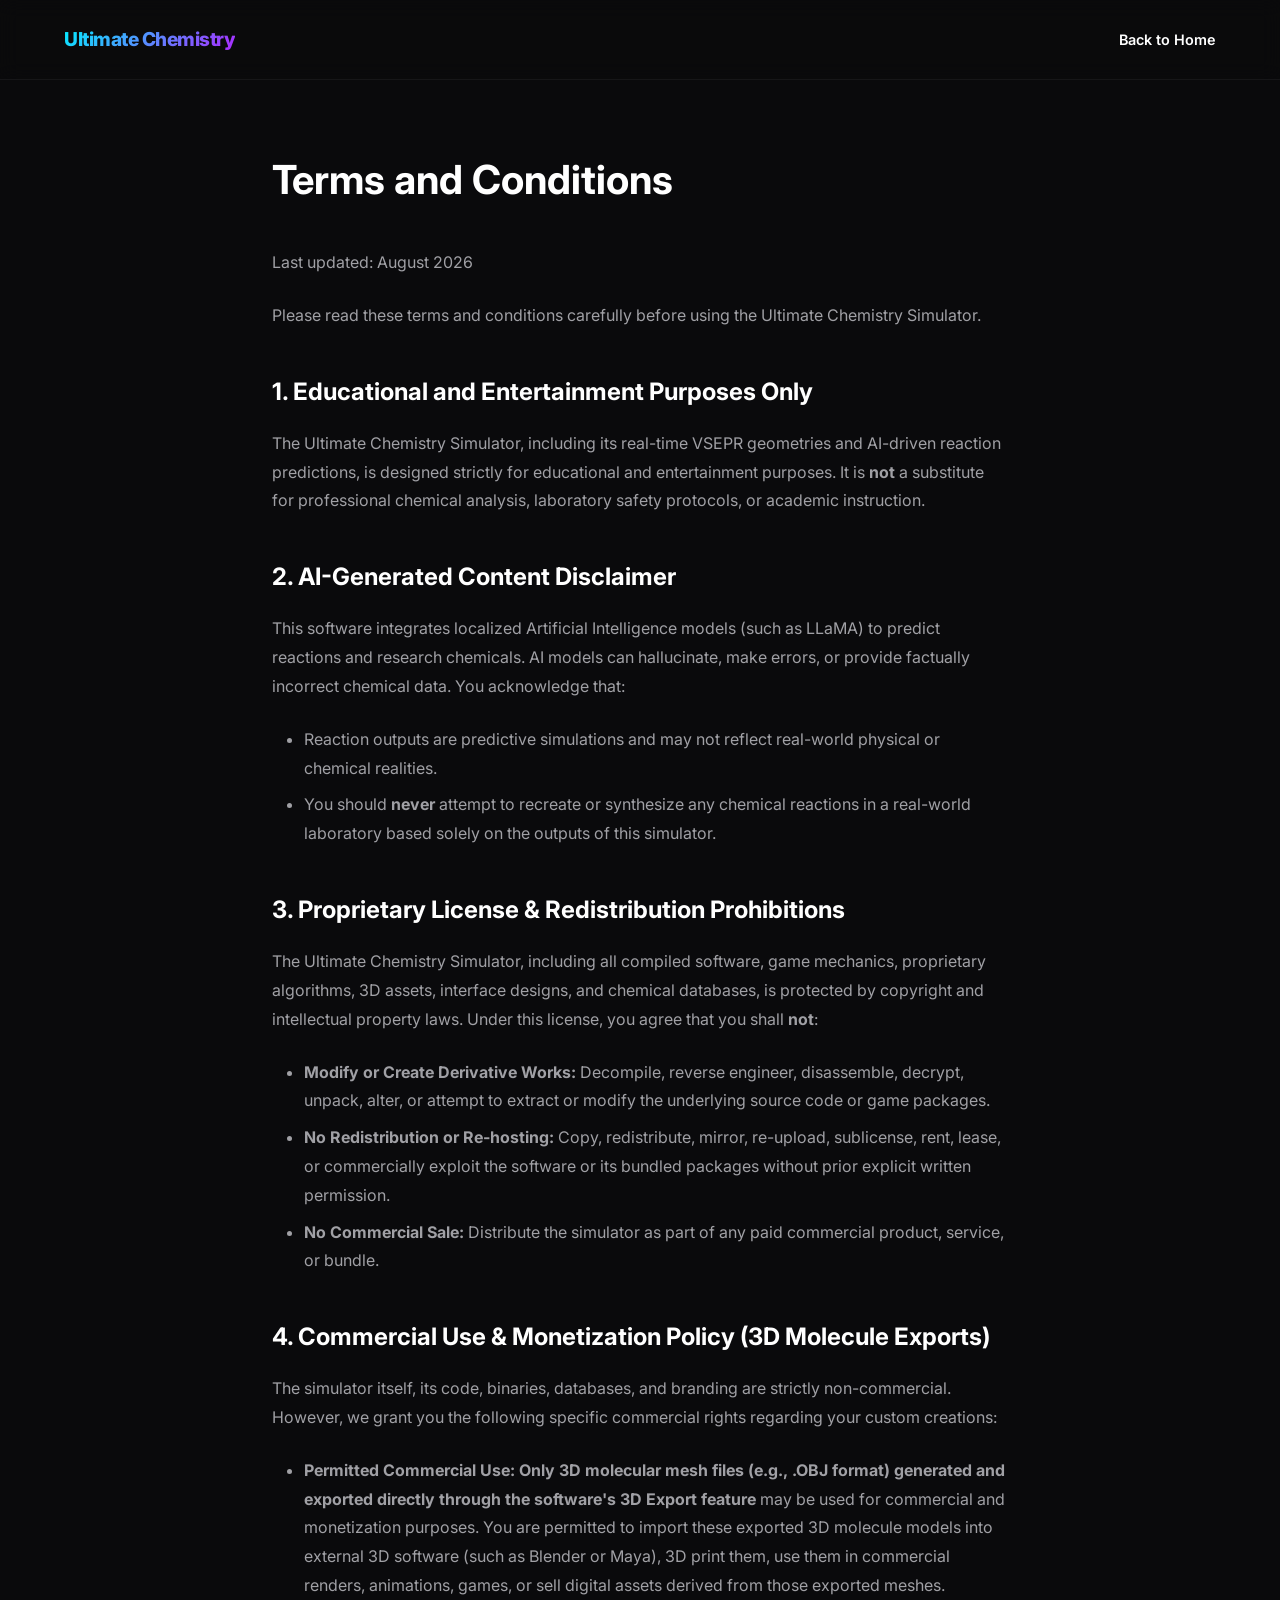
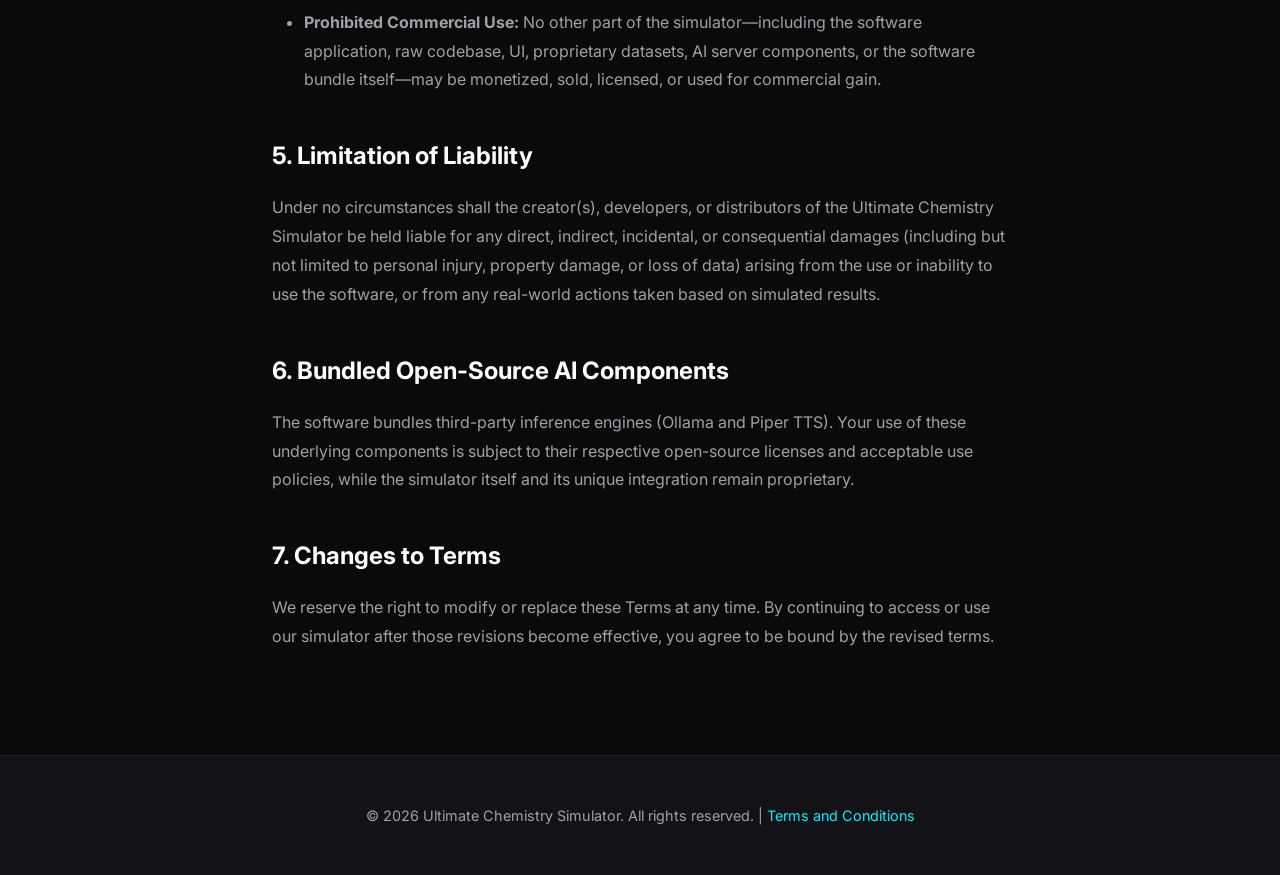
<file: terms.html>
<!DOCTYPE html>
<html lang="en">
<head>
    <meta charset="UTF-8">
    <meta name="viewport" content="width=device-width, initial-scale=1.0">
    <title>Terms and Conditions | Ultimate Chemistry Simulator</title>
    <link rel="stylesheet" href="styles.css">
    <link href="https://fonts.googleapis.com/css2?family=Inter:wght@300;400;600;800&display=swap" rel="stylesheet">
    <style>
        .navbar {
            top: 0 !important;
        }
        .terms-section {
            padding: 9rem 2rem 5rem;
            max-width: 800px;
            margin: 0 auto;
            line-height: 1.8;
            color: var(--text-secondary);
        }
        .terms-section h1 {
            color: var(--text-primary);
            margin-bottom: 2rem;
            font-size: 2.5rem;
        }
        .terms-section h2 {
            color: var(--text-primary);
            margin-top: 2.5rem;
            margin-bottom: 1rem;
        }
        .terms-section p {
            margin-bottom: 1.5rem;
        }
        .terms-section ul {
            margin-bottom: 1.5rem;
            padding-left: 2rem;
        }
        .terms-section li {
            margin-bottom: 0.5rem;
        }
    </style>
</head>
<body>
    <nav class="navbar">
        <div class="logo">Ultimate Chemistry</div>
        <div class="nav-links">
            <a href="index.html">Back to Home</a>
        </div>
    </nav>

    <section class="terms-section">
        <h1>Terms and Conditions</h1>
        <p>Last updated: August 2026</p>

        <p>Please read these terms and conditions carefully before using the Ultimate Chemistry Simulator.</p>

        <h2>1. Educational and Entertainment Purposes Only</h2>
        <p>The Ultimate Chemistry Simulator, including its real-time VSEPR geometries and AI-driven reaction predictions, is designed strictly for educational and entertainment purposes. It is <strong>not</strong> a substitute for professional chemical analysis, laboratory safety protocols, or academic instruction.</p>

        <h2>2. AI-Generated Content Disclaimer</h2>
        <p>This software integrates localized Artificial Intelligence models (such as LLaMA) to predict reactions and research chemicals. AI models can hallucinate, make errors, or provide factually incorrect chemical data. You acknowledge that:</p>
        <ul>
            <li>Reaction outputs are predictive simulations and may not reflect real-world physical or chemical realities.</li>
            <li>You should <strong>never</strong> attempt to recreate or synthesize any chemical reactions in a real-world laboratory based solely on the outputs of this simulator.</li>
        </ul>

        <h2>3. Proprietary License & Redistribution Prohibitions</h2>
        <p>The Ultimate Chemistry Simulator, including all compiled software, game mechanics, proprietary algorithms, 3D assets, interface designs, and chemical databases, is protected by copyright and intellectual property laws. Under this license, you agree that you shall <strong>not</strong>:</p>
        <ul>
            <li><strong>Modify or Create Derivative Works:</strong> Decompile, reverse engineer, disassemble, decrypt, unpack, alter, or attempt to extract or modify the underlying source code or game packages.</li>
            <li><strong>No Redistribution or Re-hosting:</strong> Copy, redistribute, mirror, re-upload, sublicense, rent, lease, or commercially exploit the software or its bundled packages without prior explicit written permission.</li>
            <li><strong>No Commercial Sale:</strong> Distribute the simulator as part of any paid commercial product, service, or bundle.</li>
        </ul>

        <h2>4. Commercial Use & Monetization Policy (3D Molecule Exports)</h2>
        <p>The simulator itself, its code, binaries, databases, and branding are strictly non-commercial. However, we grant you the following specific commercial rights regarding your custom creations:</p>
        <ul>
            <li><strong>Permitted Commercial Use:</strong> <strong>Only 3D molecular mesh files (e.g., .OBJ format) generated and exported directly through the software's 3D Export feature</strong> may be used for commercial and monetization purposes. You are permitted to import these exported 3D molecule models into external 3D software (such as Blender or Maya), 3D print them, use them in commercial renders, animations, games, or sell digital assets derived from those exported meshes.</li>
            <li><strong>Prohibited Commercial Use:</strong> No other part of the simulator—including the software application, raw codebase, UI, proprietary datasets, AI server components, or the software bundle itself—may be monetized, sold, licensed, or used for commercial gain.</li>
        </ul>

        <h2>5. Limitation of Liability</h2>
        <p>Under no circumstances shall the creator(s), developers, or distributors of the Ultimate Chemistry Simulator be held liable for any direct, indirect, incidental, or consequential damages (including but not limited to personal injury, property damage, or loss of data) arising from the use or inability to use the software, or from any real-world actions taken based on simulated results.</p>

        <h2>6. Bundled Open-Source AI Components</h2>
        <p>The software bundles third-party inference engines (Ollama and Piper TTS). Your use of these underlying components is subject to their respective open-source licenses and acceptable use policies, while the simulator itself and its unique integration remain proprietary.</p>

        <h2>7. Changes to Terms</h2>
        <p>We reserve the right to modify or replace these Terms at any time. By continuing to access or use our simulator after those revisions become effective, you agree to be bound by the revised terms.</p>
    </section>

    <footer>
        <p>&copy; 2026 Ultimate Chemistry Simulator. All rights reserved. | <a href="terms.html" style="color: var(--accent-cyan); text-decoration: none;">Terms and Conditions</a></p>
    </footer>
</body>
</html>
</file>
<file: styles.css>
:root {
    --bg-primary: #0a0a0c;
    --bg-secondary: #121217;
    --text-primary: #ffffff;
    --text-secondary: #a0a0a5;
    --accent-cyan: #00f0ff;
    --accent-purple: #b026ff;
    --accent-gradient: linear-gradient(135deg, var(--accent-cyan), var(--accent-purple));
}

* {
    margin: 0;
    padding: 0;
    box-sizing: border-box;
}

body {
    font-family: 'Inter', sans-serif;
    background-color: var(--bg-primary);
    color: var(--text-primary);
    line-height: 1.6;
    overflow-x: hidden;
}

/* Top Banner */
.top-banner {
    background: var(--accent-gradient);
    color: #fff;
    text-align: center;
    padding: 0.5rem;
    font-size: 0.9rem;
    font-weight: 600;
    position: fixed;
    top: 0;
    width: 100%;
    z-index: 1001;
}

/* Navbar */
.navbar {
    display: flex;
    justify-content: space-between;
    align-items: center;
    padding: 1.5rem 5%;
    position: fixed;
    top: 36px;
    width: 100%;
    z-index: 1000;
    background: rgba(10, 10, 12, 0.8);
    backdrop-filter: blur(10px);
    border-bottom: 1px solid rgba(255, 255, 255, 0.05);
}

.logo {
    font-size: 1.2rem;
    font-weight: 800;
    letter-spacing: -0.5px;
    background: var(--accent-gradient);
    -webkit-background-clip: text;
    -webkit-text-fill-color: transparent;
}

.nav-links {
    display: flex;
    align-items: center;
    gap: 2rem;
}

.nav-links a {
    color: var(--text-primary);
    text-decoration: none;
    font-weight: 600;
    font-size: 0.9rem;
    transition: color 0.3s ease;
}

.nav-links a:hover {
    color: var(--accent-cyan);
}

.nav-btn {
    padding: 0.5rem 1.2rem;
    border-radius: 4px;
    background: rgba(255, 255, 255, 0.1);
    border: 1px solid rgba(255, 255, 255, 0.2);
}

.nav-btn:hover {
    background: rgba(255, 255, 255, 0.2);
    color: var(--text-primary) !important;
}

/* Hero Section */
.hero {
    min-height: 100vh;
    display: flex;
    flex-direction: column;
    justify-content: center;
    align-items: center;
    text-align: center;
    padding: 8rem 5% 5rem;
    position: relative;
    background-image: linear-gradient(rgba(10, 10, 12, 0.5), rgba(10, 10, 12, 1)), url('hero-bg.jpg');
    background-size: cover;
    background-position: center;
}

.hero-content {
    max-width: 800px;
    z-index: 2;
}

.hero h1 {
    font-size: 4rem;
    font-weight: 800;
    line-height: 1.1;
    letter-spacing: -1.5px;
    margin-bottom: 1.5rem;
    text-shadow: 0 4px 20px rgba(0, 0, 0, 0.8);
}

.hero p {
    font-size: 1.25rem;
    color: var(--text-secondary);
    margin-bottom: 2rem;
    max-width: 600px;
    margin-left: auto;
    margin-right: auto;
}

.cta-btn {
    display: inline-block;
    padding: 1rem 2.5rem;
    font-size: 1.1rem;
    font-weight: 600;
    color: #fff;
    text-decoration: none;
    background: var(--accent-gradient);
    border-radius: 4px;
    box-shadow: 0 4px 15px rgba(0, 240, 255, 0.2);
    transition: transform 0.3s ease, box-shadow 0.3s ease;
}

.cta-btn:hover {
    transform: translateY(-2px);
    box-shadow: 0 8px 25px rgba(0, 240, 255, 0.4);
}

/* 3D Interactive Showcase Molecule */
.molecule-showcase-container {
    margin-top: 3rem;
    display: flex;
    flex-direction: column;
    align-items: center;
    justify-content: center;
    perspective: 1200px;
    width: 100%;
}

.molecule-chips-bar {
    display: flex;
    flex-wrap: wrap;
    gap: 0.6rem;
    justify-content: center;
    margin-bottom: 1.5rem;
    max-width: 900px;
}

.mol-chip {
    background: rgba(18, 18, 23, 0.85);
    border: 1px solid rgba(0, 240, 255, 0.25);
    color: var(--text-secondary);
    font-size: 0.88rem;
    font-weight: 600;
    padding: 0.5rem 1.1rem;
    border-radius: 20px;
    cursor: pointer;
    transition: all 0.25s cubic-bezier(0.16, 1, 0.3, 1);
    box-shadow: 0 4px 15px rgba(0, 0, 0, 0.3);
}

.mol-chip:hover {
    color: #fff;
    border-color: var(--accent-cyan);
    transform: translateY(-2px);
    box-shadow: 0 6px 20px rgba(0, 240, 255, 0.25);
}

.mol-chip.active {
    background: linear-gradient(135deg, rgba(0, 240, 255, 0.25) 0%, rgba(0, 150, 255, 0.15) 100%);
    color: #fff;
    border-color: var(--accent-cyan);
    box-shadow: 0 0 20px rgba(0, 240, 255, 0.4);
}

.molecule-orbit-wrap {
    position: relative;
    display: inline-flex;
    justify-content: center;
    align-items: center;
    padding: 2rem;
    border-radius: 36px;
    background: radial-gradient(circle, rgba(0, 240, 255, 0.12) 0%, rgba(10, 11, 16, 0.7) 65%, rgba(0, 0, 0, 0) 100%);
    border: 1px solid rgba(0, 240, 255, 0.25);
    box-shadow: 0 15px 45px rgba(0, 0, 0, 0.6), inset 0 0 35px rgba(0, 240, 255, 0.08);
    perspective: 1200px;
    min-height: 360px;
    min-width: 360px;
}

.revolving-molecule-img {
    width: 310px;
    max-width: 80vw;
    height: 310px;
    object-fit: contain;
    border-radius: 24px;
    filter: drop-shadow(0 0 35px rgba(0, 240, 255, 0.5));
    animation: revolve3DSideways 14s linear infinite;
    transform-origin: center center;
    cursor: pointer;
    backface-visibility: visible;
    transform-style: preserve-3d;
    transition: filter 0.4s ease, opacity 0.3s ease, transform 0.3s ease;
}

.revolving-molecule-img:hover {
    filter: drop-shadow(0 0 50px rgba(0, 255, 170, 0.85));
    animation-play-state: paused;
}

/* Authentic 3D Sideways Turntable Revolution (Y-Axis) */
@keyframes revolve3DSideways {
    0% {
        transform: rotateY(0deg) rotateX(8deg);
        filter: drop-shadow(0 10px 25px rgba(0, 240, 255, 0.45));
    }
    25% {
        transform: rotateY(90deg) rotateX(8deg);
        filter: drop-shadow(-15px 10px 25px rgba(0, 240, 255, 0.3));
    }
    50% {
        transform: rotateY(180deg) rotateX(8deg);
        filter: drop-shadow(0 10px 20px rgba(0, 240, 255, 0.25));
    }
    75% {
        transform: rotateY(270deg) rotateX(8deg);
        filter: drop-shadow(15px 10px 25px rgba(0, 240, 255, 0.3));
    }
    100% {
        transform: rotateY(360deg) rotateX(8deg);
        filter: drop-shadow(0 10px 25px rgba(0, 240, 255, 0.45));
    }
}

.canvas-drag-hint {
    position: absolute;
    bottom: 1.2rem;
    left: 50%;
    transform: translateX(-50%);
    font-size: 0.75rem;
    color: rgba(255, 255, 255, 0.75);
    background: rgba(0, 0, 0, 0.7);
    padding: 4px 12px;
    border-radius: 14px;
    pointer-events: none;
    border: 1px solid rgba(0, 240, 255, 0.25);
    backdrop-filter: blur(6px);
}

.molecule-showcase-caption {
    margin-top: 1.2rem;
    display: inline-flex;
    align-items: center;
    gap: 0.6rem;
    font-size: 0.95rem;
    color: var(--text-secondary);
    background: rgba(18, 18, 23, 0.85);
    border: 1px solid rgba(0, 240, 255, 0.25);
    padding: 0.5rem 1.2rem;
    border-radius: 30px;
    backdrop-filter: blur(8px);
    box-shadow: 0 4px 20px rgba(0, 0, 0, 0.4);
    max-width: 90vw;
}

.molecule-showcase-caption strong {
    color: var(--accent-cyan);
}

.pulse-dot {
    width: 8px;
    height: 8px;
    border-radius: 50%;
    background-color: #00ffaa;
    box-shadow: 0 0 10px #00ffaa;
    animation: pulseGlow 2s infinite;
    flex-shrink: 0;
}

@keyframes pulseGlow {
    0%, 100% { opacity: 1; transform: scale(1); }
    50% { opacity: 0.4; transform: scale(0.85); }
}

/* ====================================================
   Periodic Table Quick-Inspector Section
   ==================================================== */
.periodic-section {
    padding: 7rem 5%;
    background: linear-gradient(180deg, var(--bg-primary) 0%, var(--bg-secondary) 100%);
    text-align: center;
    border-top: 1px solid rgba(255, 255, 255, 0.05);
}

.section-header .badge-tag {
    display: inline-block;
    background: rgba(0, 240, 255, 0.12);
    color: var(--accent-cyan);
    border: 1px solid rgba(0, 240, 255, 0.35);
    font-size: 0.85rem;
    font-weight: 800;
    padding: 6px 18px;
    border-radius: 20px;
    letter-spacing: 1px;
    text-transform: uppercase;
    margin-bottom: 1.2rem;
}

.section-header h2 {
    font-size: 2.5rem;
    margin-bottom: 1rem;
    font-weight: 800;
    letter-spacing: -1px;
}

.section-header p {
    color: var(--text-secondary);
    max-width: 700px;
    margin: 0 auto 3rem;
    font-size: 1.05rem;
    line-height: 1.6;
}

.periodic-inspector-wrapper {
    display: grid;
    grid-template-columns: 1fr 340px;
    gap: 2.5rem;
    max-width: 1250px;
    margin: 0 auto;
    align-items: start;
    text-align: left;
}

@media (max-width: 980px) {
    .periodic-inspector-wrapper {
        grid-template-columns: 1fr;
    }
}

.periodic-grid-container {
    background: rgba(18, 18, 23, 0.7);
    border: 1px solid rgba(255, 255, 255, 0.08);
    border-radius: 16px;
    padding: 1.8rem;
    box-shadow: 0 15px 35px rgba(0, 0, 0, 0.4);
}

.periodic-legend {
    display: flex;
    flex-wrap: wrap;
    gap: 0.8rem;
    margin-bottom: 1.5rem;
    font-size: 0.8rem;
    color: var(--text-secondary);
}

.legend-item {
    display: flex;
    align-items: center;
    gap: 0.4rem;
}

.legend-dot {
    width: 10px;
    height: 10px;
    border-radius: 3px;
}

.legend-item.alkali .legend-dot { background: #ff3366; }
.legend-item.alkaline .legend-dot { background: #ffaa00; }
.legend-item.transition .legend-dot { background: #00d2ff; }
.legend-item.post-transition .legend-dot { background: #4fc3f7; }
.legend-item.metalloid .legend-dot { background: #ffd54f; }
.legend-item.nonmetal .legend-dot { background: #00ffaa; }
.legend-item.halogen .legend-dot { background: #d500f9; }
.legend-item.noble .legend-dot { background: #76ff03; }
.legend-item.lanthanide .legend-dot { background: #ff80ab; }

.ptable-grid {
    display: grid;
    grid-template-columns: repeat(auto-fill, minmax(56px, 1fr));
    gap: 0.45rem;
    max-height: 540px;
    overflow-y: auto;
    padding-right: 0.4rem;
}

.ptable-grid::-webkit-scrollbar {
    width: 6px;
}

.ptable-grid::-webkit-scrollbar-thumb {
    background: rgba(0, 240, 255, 0.3);
    border-radius: 4px;
}

.element-tile {
    background: rgba(255, 255, 255, 0.03);
    border: 1px solid rgba(255, 255, 255, 0.08);
    border-radius: 8px;
    padding: 0.45rem 0.2rem;
    text-align: center;
    cursor: pointer;
    transition: all 0.2s cubic-bezier(0.16, 1, 0.3, 1);
    user-select: none;
    position: relative;
}

.element-tile:hover {
    transform: translateY(-3px) scale(1.05);
    z-index: 5;
    border-color: var(--accent-cyan);
    box-shadow: 0 6px 18px rgba(0, 240, 255, 0.3);
}

.element-tile.active {
    border-color: #fff;
    box-shadow: 0 0 20px rgba(0, 240, 255, 0.6);
    transform: scale(1.08);
    z-index: 6;
}

.tile-atomic-num {
    font-size: 0.62rem;
    color: rgba(255, 255, 255, 0.5);
    display: block;
    line-height: 1;
}

.tile-symbol {
    font-size: 1.1rem;
    font-weight: 800;
    margin: 2px 0;
    display: block;
}

.tile-name {
    font-size: 0.58rem;
    color: var(--text-secondary);
    white-space: nowrap;
    overflow: hidden;
    text-overflow: ellipsis;
    display: block;
}

/* Category Colors for Tiles */
.element-tile[data-cat="alkali"] { border-top: 3px solid #ff3366; }
.element-tile[data-cat="alkali"] .tile-symbol { color: #ff3366; }

.element-tile[data-cat="alkaline"] { border-top: 3px solid #ffaa00; }
.element-tile[data-cat="alkaline"] .tile-symbol { color: #ffaa00; }

.element-tile[data-cat="transition"] { border-top: 3px solid #00d2ff; }
.element-tile[data-cat="transition"] .tile-symbol { color: #00d2ff; }

.element-tile[data-cat="post-transition"] { border-top: 3px solid #4fc3f7; }
.element-tile[data-cat="post-transition"] .tile-symbol { color: #4fc3f7; }

.element-tile[data-cat="metalloid"] { border-top: 3px solid #ffd54f; }
.element-tile[data-cat="metalloid"] .tile-symbol { color: #ffd54f; }

.element-tile[data-cat="nonmetal"] { border-top: 3px solid #00ffaa; }
.element-tile[data-cat="nonmetal"] .tile-symbol { color: #00ffaa; }

.element-tile[data-cat="halogen"] { border-top: 3px solid #d500f9; }
.element-tile[data-cat="halogen"] .tile-symbol { color: #d500f9; }

.element-tile[data-cat="noble"] { border-top: 3px solid #76ff03; }
.element-tile[data-cat="noble"] .tile-symbol { color: #76ff03; }

.element-tile[data-cat="lanthanide"] { border-top: 3px solid #ff80ab; }
.element-tile[data-cat="lanthanide"] .tile-symbol { color: #ff80ab; }
.element-tile[data-cat="halogen"] .tile-symbol { color: #d500f9; }

.element-tile[data-cat="noble"] { border-top: 3px solid #76ff03; }
.element-tile[data-cat="noble"] .tile-symbol { color: #76ff03; }

/* Right Element Detailed HUD Card */
.element-hud-card {
    background: rgba(18, 20, 28, 0.95);
    border: 1px solid rgba(0, 240, 255, 0.35);
    border-radius: 16px;
    padding: 2rem;
    box-shadow: 0 10px 40px rgba(0, 240, 255, 0.12), 0 20px 50px rgba(0, 0, 0, 0.6);
    position: sticky;
    top: 6rem;
}

.hud-top-bar {
    display: flex;
    justify-content: space-between;
    align-items: center;
    margin-bottom: 1.2rem;
}

.hud-atomic-num {
    font-size: 1.2rem;
    font-weight: 800;
    color: rgba(255, 255, 255, 0.6);
}

.hud-category-badge {
    background: rgba(0, 240, 255, 0.15);
    color: var(--accent-cyan);
    font-size: 0.75rem;
    font-weight: 700;
    padding: 3px 10px;
    border-radius: 12px;
    text-transform: uppercase;
    letter-spacing: 0.5px;
}

.hud-symbol-display {
    text-align: center;
    margin-bottom: 1.8rem;
}

.hud-big-symbol {
    font-size: 4rem;
    font-weight: 800;
    line-height: 1;
    color: #fff;
    text-shadow: 0 0 25px var(--accent-cyan);
}

.hud-element-name {
    font-size: 1.4rem;
    font-weight: 700;
    margin-top: 0.3rem;
    color: #fff;
}

.hud-atomic-mass {
    font-size: 0.85rem;
    color: var(--text-secondary);
}

.hud-stats-grid {
    display: grid;
    grid-template-columns: 1fr 1fr;
    gap: 0.8rem;
    margin-bottom: 1.5rem;
}

.hud-stat-box {
    background: rgba(255, 255, 255, 0.03);
    border: 1px solid rgba(255, 255, 255, 0.08);
    border-radius: 8px;
    padding: 0.6rem 0.8rem;
}

.hud-stat-label {
    display: block;
    font-size: 0.72rem;
    color: rgba(255, 255, 255, 0.5);
    text-transform: uppercase;
    margin-bottom: 0.2rem;
}

.hud-stat-val {
    font-size: 0.95rem;
    font-weight: 700;
    color: #fff;
}

.flame-glow {
    color: #ffd700;
}

.hud-description {
    font-size: 0.88rem;
    color: var(--text-secondary);
    line-height: 1.55;
    margin-bottom: 1.2rem;
    border-top: 1px solid rgba(255, 255, 255, 0.08);
    padding-top: 1.2rem;
}

.hud-vsepr-tip {
    background: rgba(0, 240, 255, 0.06);
    border-left: 3px solid var(--accent-cyan);
    padding: 0.8rem 1rem;
    border-radius: 4px;
    font-size: 0.82rem;
    color: rgba(255, 255, 255, 0.85);
    line-height: 1.5;
}

.hud-vsepr-tip span {
    display: block;
    color: var(--accent-cyan);
    font-weight: 700;
    margin-bottom: 0.2rem;
}

/* Features */
.features-section {
    padding: 8rem 5%;
    background-color: var(--bg-primary);
    text-align: center;
}

.features-section h2 {
    font-size: 2.5rem;
    margin-bottom: 4rem;
    font-weight: 800;
    letter-spacing: -1px;
}

.feature-grid {
    display: grid;
    grid-template-columns: repeat(auto-fit, minmax(300px, 1fr));
    gap: 2rem;
    max-width: 1200px;
    margin: 0 auto;
}

.feature-card {
    background: var(--bg-secondary);
    padding: 3rem 2rem;
    border-radius: 8px;
    border: 1px solid rgba(255, 255, 255, 0.05);
    transition: transform 0.3s ease, border-color 0.3s ease;
    text-align: left;
}

.feature-card:hover {
    transform: translateY(-5px);
    border-color: rgba(255, 255, 255, 0.15);
}

.feature-card h3 {
    font-size: 1.5rem;
    margin-bottom: 1rem;
    font-weight: 600;
    background: var(--accent-gradient);
    -webkit-background-clip: text;
    -webkit-text-fill-color: transparent;
}

.feature-card p {
    color: var(--text-secondary);
    font-size: 1rem;
}

/* Download Section */
.download-section {
    padding: 8rem 5%;
    background: linear-gradient(to top, var(--bg-secondary), var(--bg-primary));
    text-align: center;
}

.download-section h2 {
    font-size: 3rem;
    margin-bottom: 1rem;
    font-weight: 800;
    letter-spacing: -1px;
}

.download-section p {
    color: var(--text-secondary);
    font-size: 1.2rem;
    margin-bottom: 3rem;
}

.requirements {
    margin-top: 4rem;
    padding: 2rem;
    background: rgba(0, 0, 0, 0.2);
    border-radius: 8px;
    border: 1px solid rgba(255, 255, 255, 0.1);
    max-width: 600px;
    margin-left: auto;
    margin-right: auto;
    text-align: left;
}

.requirements h3 {
    font-size: 1.2rem;
    margin-bottom: 1rem;
    color: var(--accent-cyan);
}

.requirements code {
    background: rgba(255, 255, 255, 0.1);
    padding: 0.2rem 0.5rem;
    border-radius: 4px;
    font-family: monospace;
    color: var(--text-primary);
}

/* Footer */
footer {
    padding: 3rem 5%;
    text-align: center;
    background-color: var(--bg-secondary);
    color: var(--text-secondary);
    font-size: 0.9rem;
    border-top: 1px solid rgba(255, 255, 255, 0.05);
}

/* Responsive */
@media (max-width: 768px) {
    .hero h1 {
        font-size: 3rem;
    }
    
    .hero p {
        font-size: 1.1rem;
    }
}

/* Reviews Section */
.reviews-section {
    padding: 5rem 2rem;
    max-width: 1000px;
    margin: 0 auto;
    text-align: center;
}

.reviews-section h2 {
    font-size: 2.5rem;
    margin-bottom: 3rem;
}

.reviews-container {
    display: grid;
    grid-template-columns: 1fr 1fr;
    gap: 3rem;
    text-align: left;
}

.review-form-container {
    background: var(--bg-card);
    padding: 2rem;
    border-radius: 12px;
    border: 1px solid var(--border-color);
    display: flex;
    flex-direction: column;
    gap: 1rem;
}

.star-rating {
    font-size: 2rem;
    color: var(--text-secondary);
    cursor: pointer;
    display: inline-block;
}

.star-rating span:hover,
.star-rating span.active {
    color: #ffd700;
}

.review-form-container input,
.review-form-container textarea {
    width: 100%;
    padding: 1rem;
    background: var(--bg-dark);
    border: 1px solid var(--border-color);
    color: var(--text-main);
    border-radius: 8px;
    font-family: inherit;
}

.review-card {
    background: var(--bg-card);
    padding: 1.5rem;
    border-radius: 12px;
    border: 1px solid var(--border-color);
    margin-bottom: 1rem;
}

.review-header {
    display: flex;
    justify-content: space-between;
    margin-bottom: 0.5rem;
}

.review-name {
    font-weight: 600;
}

.review-stars {
    color: #ffd700;
}

.review-text {
    color: var(--text-secondary);
    line-height: 1.6;
}

@media (max-width: 768px) {
    .reviews-container {
        grid-template-columns: 1fr;
    }
}

/* =========================================================================
   Interactive Chemistry Minigames Hub
   ========================================================================= */
.minigames-hub-section {
    padding: 6rem 5% 5rem;
    background: radial-gradient(circle at 50% 10%, #161524 0%, #0a0a0f 60%, #06070a 100%);
    border-top: 2px solid rgba(0, 240, 255, 0.2);
    position: relative;
    overflow: hidden;
}

.minigames-hub-intro {
    text-align: center;
    max-width: 900px;
    margin: 0 auto 3.5rem;
}

.hub-tag {
    display: inline-block;
    background: linear-gradient(135deg, rgba(0, 240, 255, 0.15) 0%, rgba(255, 102, 0, 0.15) 100%);
    color: #fff;
    border: 1px solid rgba(0, 240, 255, 0.4);
    font-size: 0.88rem;
    font-weight: 800;
    padding: 7px 18px;
    border-radius: 20px;
    letter-spacing: 1px;
    text-transform: uppercase;
    margin-bottom: 1.2rem;
    box-shadow: 0 0 15px rgba(0, 240, 255, 0.2);
}

.hub-title {
    font-size: 3.2rem;
    font-weight: 800;
    letter-spacing: -1.5px;
    margin-bottom: 0.9rem;
    background: linear-gradient(135deg, #ffffff 30%, #00f0ff 70%, #ff8833 100%);
    -webkit-background-clip: text;
    -webkit-text-fill-color: transparent;
}

.hub-subtitle {
    color: var(--text-secondary);
    font-size: 1.15rem;
    line-height: 1.6;
    margin-bottom: 2.2rem;
}

/* Minigames Switcher Pill Navigation */
.minigame-nav-pills {
    display: flex;
    justify-content: center;
    gap: 1.2rem;
    flex-wrap: wrap;
    margin-top: 1rem;
}

.minigame-pill {
    display: flex;
    align-items: center;
    gap: 0.9rem;
    background: rgba(255, 255, 255, 0.04);
    border: 1px solid rgba(255, 255, 255, 0.12);
    border-radius: 14px;
    padding: 0.85rem 1.4rem;
    text-decoration: none;
    color: #fff;
    transition: all 0.3s cubic-bezier(0.2, 0.8, 0.4, 1);
    text-align: left;
    backdrop-filter: blur(10px);
}

.minigame-pill .pill-icon {
    font-size: 1.6rem;
}

.minigame-pill .pill-text {
    display: flex;
    flex-direction: column;
}

.minigame-pill .pill-text strong {
    font-size: 0.95rem;
    color: #fff;
}

.minigame-pill .pill-text small {
    font-size: 0.76rem;
    color: var(--text-secondary);
    margin-top: 2px;
}

.minigame-pill:hover {
    background: rgba(0, 240, 255, 0.1);
    border-color: rgba(0, 240, 255, 0.4);
    transform: translateY(-3px);
    box-shadow: 0 8px 25px rgba(0, 240, 255, 0.25);
}

.minigame-pill.active {
    background: linear-gradient(135deg, rgba(0, 240, 255, 0.2) 0%, rgba(255, 102, 0, 0.2) 100%);
    border-color: #00f0ff;
    box-shadow: 0 0 25px rgba(0, 240, 255, 0.35);
}

.minigames-container {
    display: flex;
    flex-direction: column;
    gap: 4.5rem;
}

.minigame-subcard {
    position: relative;
    border-radius: 24px;
    scroll-margin-top: 80px;
}

/* Alkali Metals Explosion Minigame */
.alkali-minigame-section {
    padding: 3rem 2rem 4rem;
    background: radial-gradient(circle at center, rgba(21, 21, 30, 0.85) 0%, rgba(10, 10, 12, 0.95) 100%);
    text-align: center;
    position: relative;
    overflow: hidden;
    border: 1px solid rgba(0, 240, 255, 0.2);
    border-radius: 24px;
    box-shadow: 0 20px 50px rgba(0, 0, 0, 0.6);
}

.minigame-header h2 {
    font-size: 2.8rem;
    font-weight: 800;
    letter-spacing: -1px;
    margin-bottom: 0.8rem;
}

.minigame-header p {
    color: var(--text-secondary);
    max-width: 650px;
    margin: 0 auto 2.5rem;
    font-size: 1.1rem;
}

.minigame-tag {
    display: inline-block;
    background: rgba(255, 60, 0, 0.15);
    color: #ff5722;
    border: 1px solid rgba(255, 60, 0, 0.4);
    font-size: 0.85rem;
    font-weight: 800;
    padding: 6px 16px;
    border-radius: 20px;
    letter-spacing: 1px;
    text-transform: uppercase;
    margin-bottom: 1rem;
}

.lab-simulation-card {
    max-width: 900px;
    margin: 0 auto;
    background: rgba(18, 18, 23, 0.9);
    border: 1px solid rgba(0, 240, 255, 0.25);
    border-radius: 20px;
    padding: 2.5rem;
    box-shadow: 0 0 50px rgba(0, 0, 0, 0.8), 0 0 30px rgba(0, 240, 255, 0.08);
}

.element-picker {
    display: grid;
    grid-template-columns: repeat(auto-fit, minmax(130px, 1fr));
    gap: 0.8rem;
    margin-bottom: 2rem;
}

.metal-btn {
    background: #1a1a24;
    border: 2px solid rgba(255, 255, 255, 0.1);
    color: #fff;
    border-radius: 12px;
    padding: 1rem 0.6rem;
    cursor: pointer;
    transition: all 0.3s ease;
    display: flex;
    flex-direction: column;
    align-items: center;
    gap: 0.3rem;
}

.metal-btn .sym {
    font-size: 1.6rem;
    font-weight: 800;
    color: var(--accent-cyan);
}

.metal-btn .info {
    font-size: 0.85rem;
    color: var(--text-secondary);
    line-height: 1.3;
}

.metal-btn:hover {
    border-color: var(--accent-cyan);
    transform: translateY(-3px);
    background: #222230;
}

.metal-btn.active {
    border-color: #00ffaa;
    background: rgba(0, 255, 170, 0.12);
    box-shadow: 0 0 20px rgba(0, 255, 170, 0.25);
}

.metal-btn.active .sym {
    color: #00ffaa;
}

.metal-btn.danger-btn.active {
    border-color: #ff0055;
    background: rgba(255, 0, 85, 0.15);
    box-shadow: 0 0 25px rgba(255, 0, 85, 0.35);
}

.metal-btn.danger-btn.active .sym {
    color: #ff0055;
}

/* Reaction Arena */
.reaction-arena {
    position: relative;
    height: 420px;
    background: radial-gradient(circle at 50% 60%, #151a28 0%, #0b0c12 80%);
    border-radius: 16px;
    border: 1px solid rgba(255, 255, 255, 0.08);
    margin-bottom: 2rem;
    overflow: visible; /* Allow towering mushroom clouds and shockwaves to erupt out of the box! */
    display: flex;
    justify-content: center;
    align-items: flex-end;
}

.flask-container {
    position: relative;
    width: 260px;
    height: 200px;
    margin-bottom: 25px;
    z-index: 2;
}

.water-pool {
    position: absolute;
    bottom: 0;
    width: 100%;
    height: 110px;
    background: linear-gradient(180deg, rgba(0, 180, 255, 0.6) 0%, rgba(0, 90, 200, 0.85) 100%);
    border-radius: 0 0 20px 20px;
    border: 2px solid rgba(0, 240, 255, 0.5);
    border-top: none;
    box-shadow: inset 0 10px 25px rgba(0, 240, 255, 0.35), 0 0 35px rgba(0, 150, 255, 0.25);
    overflow: hidden;
}

.water-surface {
    position: absolute;
    top: 0;
    width: 100%;
    height: 12px;
    background: rgba(255, 255, 255, 0.5);
    filter: blur(1px);
    animation: waterWave 3s ease-in-out infinite alternate;
}

@keyframes waterWave {
    0% { transform: scaleY(1); }
    100% { transform: scaleY(1.4); }
}

.metal-drop-piece {
    position: absolute;
    top: 10px;
    left: calc(50% - 20px);
    width: 40px;
    height: 40px;
    border-radius: 50%;
    background: radial-gradient(circle at 35% 35%, #fff 0%, #a0a5b5 60%, #606575 100%);
    color: #111;
    font-weight: 800;
    font-size: 1.1rem;
    display: flex;
    align-items: center;
    justify-content: center;
    box-shadow: 0 4px 15px rgba(0, 0, 0, 0.6);
    transition: transform 0.4s ease;
}

#explosion-canvas {
    position: absolute;
    top: -300px;
    left: -250px;
    width: calc(100% + 500px);
    height: calc(100% + 350px);
    pointer-events: none;
    z-index: 50;
}

/* Dedicated Cataclysm Void Canvas (Fr + HSbF6) rendered in front of the blackout void overlay */
#cataclysm-canvas {
    position: fixed;
    top: 0;
    left: 0;
    width: 100vw;
    height: 100vh;
    z-index: 100000000;
    pointer-events: none;
    opacity: 0;
    visibility: hidden;
    transition: opacity 0.3s ease-out;
}

#cataclysm-canvas.active {
    opacity: 1;
    visibility: visible;
}

/* Flash overlay */
.blast-flash {
    position: absolute;
    top: 0;
    left: 0;
    width: 100%;
    height: 100%;
    border-radius: 16px;
    background: #fff;
    opacity: 0;
    pointer-events: none;
    z-index: 6;
    transition: opacity 0.08s ease-out;
}

/* Pickers & Labels */
.picker-label {
    font-size: 0.95rem;
    font-weight: 700;
    text-transform: uppercase;
    letter-spacing: 0.8px;
    color: var(--text-secondary);
    margin-bottom: 0.6rem;
}

.liquid-picker {
    display: grid;
    grid-template-columns: repeat(auto-fit, minmax(150px, 1fr));
    gap: 0.8rem;
    margin-bottom: 1.5rem;
}

.liquid-btn {
    background: #141620;
    border: 2px solid rgba(255, 255, 255, 0.1);
    color: #fff;
    border-radius: 12px;
    padding: 0.85rem 0.6rem;
    cursor: pointer;
    transition: all 0.3s ease;
    display: flex;
    align-items: center;
    gap: 0.7rem;
    text-align: left;
}

.liquid-btn .liq-icon {
    font-size: 1.7rem;
}

.liquid-btn .liq-info {
    font-size: 0.82rem;
    color: var(--text-secondary);
    line-height: 1.25;
}

.liquid-btn .liq-info strong {
    color: #fff;
    font-size: 0.95rem;
}

.liquid-btn:hover {
    border-color: var(--accent-cyan);
    transform: translateY(-2px);
    background: #1e2230;
}

.liquid-btn.active {
    border-color: var(--accent-cyan);
    background: rgba(0, 240, 255, 0.15);
    box-shadow: 0 0 18px rgba(0, 240, 255, 0.3);
}

.liquid-btn.danger-liquid.active {
    border-color: #ff9900;
    background: rgba(255, 153, 0, 0.18);
    box-shadow: 0 0 22px rgba(255, 153, 0, 0.35);
}

.liquid-btn.superacid-liquid.active {
    border-color: #ff0055;
    background: rgba(255, 0, 85, 0.2);
    box-shadow: 0 0 25px rgba(255, 0, 85, 0.45);
}

.liquid-btn.superacid-liquid.active .liq-info strong {
    color: #ff0055;
}

/* Screen Cracks (Realistic Spiderweb Glass Fracture with 6 Scalable Intensities) */
.screen-cracks-overlay {
    position: fixed;
    top: 0;
    left: 0;
    width: 100vw;
    height: 100vh;
    pointer-events: none;
    z-index: 999999;
    opacity: 0;
    visibility: hidden;
    background: radial-gradient(circle at 50% 50%, rgba(255, 255, 255, 0.12) 0%, rgba(0, 0, 0, 0.45) 100%);
    transition: opacity 0.8s ease-out, visibility 0.8s;
    will-change: opacity;
}

.screen-cracks-overlay.active {
    opacity: 1 !important;
    visibility: visible !important;
    display: block !important;
    transition: none !important;
}

.crack-svg {
    width: 100%;
    height: 100%;
    filter: drop-shadow(0 0 6px rgba(255, 255, 255, 0.85));
}

/* Crack Tiers Dynamic Visibility based on active level (1 to 6) */
.crack-group {
    display: none;
}

.screen-cracks-overlay[data-crack-tier="1"] .crack-tier-1 { display: inline; }

.screen-cracks-overlay[data-crack-tier="2"] .crack-tier-1,
.screen-cracks-overlay[data-crack-tier="2"] .crack-tier-2 { display: inline; }

.screen-cracks-overlay[data-crack-tier="3"] .crack-tier-1,
.screen-cracks-overlay[data-crack-tier="3"] .crack-tier-2,
.screen-cracks-overlay[data-crack-tier="3"] .crack-tier-3 { display: inline; }

.screen-cracks-overlay[data-crack-tier="4"] .crack-tier-1,
.screen-cracks-overlay[data-crack-tier="4"] .crack-tier-2,
.screen-cracks-overlay[data-crack-tier="4"] .crack-tier-3,
.screen-cracks-overlay[data-crack-tier="4"] .crack-tier-4 { display: inline; }

.screen-cracks-overlay[data-crack-tier="5"] .crack-tier-1,
.screen-cracks-overlay[data-crack-tier="5"] .crack-tier-2,
.screen-cracks-overlay[data-crack-tier="5"] .crack-tier-3,
.screen-cracks-overlay[data-crack-tier="5"] .crack-tier-4,
.screen-cracks-overlay[data-crack-tier="5"] .crack-tier-5 { display: inline; }

.screen-cracks-overlay[data-crack-tier="6"] .crack-group,
.screen-cracks-overlay:not([data-crack-tier]) .crack-group { display: inline; }

/* =========================================================================
   REALITY SHATTER & VOID COLLAPSE (FRANCIUM + HSbF6 CATACLYSM)
   ========================================================================= */
.screen-shatter-container {
    position: fixed;
    top: 0;
    left: 0;
    width: 100vw;
    height: 100vh;
    pointer-events: none;
    z-index: 99999998;
    overflow: hidden;
    perspective: 1000px;
    display: none;
}

.screen-shatter-container.active {
    display: block;
}

/* Cloned tectonic plates of the website screen tearing apart */
.reality-shard {
    position: absolute;
    top: 0;
    left: 0;
    width: 100%;
    height: 100%;
    pointer-events: none;
    transform-origin: 50% 50%;
    will-change: transform, opacity;
    animation: realityTear 1.4s cubic-bezier(0.15, 0.85, 0.35, 1) forwards;
    border: 1.5px solid rgba(0, 240, 255, 0.8);
    box-shadow: inset 0 0 15px rgba(0, 240, 255, 0.4);
}

@keyframes realityTear {
    0% {
        transform: translate3d(0, 0, 0) rotateZ(0deg) scale(1);
        opacity: 1;
    }
    20% {
        transform: translate3d(calc(var(--tx) * 0.2), calc(var(--ty) * 0.2), 0) rotateZ(calc(var(--rz) * 0.2)) scale(1.02);
        opacity: 1;
    }
    55% {
        transform: translate3d(calc(var(--tx) * 0.7), calc(var(--ty) * 0.7 + 100px), 0) rotateZ(calc(var(--rz) * 0.7)) scale(1.06);
        opacity: 0.95;
    }
    100% {
        transform: translate3d(var(--tx), calc(var(--ty) + 600px), 0) rotateZ(var(--rz)) scale(0.5);
        opacity: 0;
    }
}

/* Pitch Black Void Overlay */
.cataclysm-blackout {
    position: fixed;
    top: 0;
    left: 0;
    width: 100vw;
    height: 100vh;
    background: #000000;
    pointer-events: none;
    z-index: 99999999;
    opacity: 0;
    visibility: hidden;
    transition: opacity 3.5s cubic-bezier(0.16, 1, 0.3, 1), visibility 3.5s;
}

.cataclysm-blackout.flash-instant {
    opacity: 1 !important;
    visibility: visible !important;
    transition: opacity 0.28s ease-in, visibility 0.28s !important;
}

.cataclysm-blackout.recovering {
    opacity: 0 !important;
    visibility: hidden !important;
    transition: opacity 3.8s cubic-bezier(0.16, 1, 0.3, 1), visibility 3.8s !important;
}

/* Site Wrapper & Screen Shakes (Physics-based Damped Oscillations settling naturally to rest) */
.site-wrapper {
    width: 100%;
    min-height: 100vh;
    position: relative;
    will-change: transform, opacity;
    transition: opacity 2.5s ease-in;
}

.site-wrapper.shake-medium, body.shake-medium {
    animation: shakeMedium 0.7s cubic-bezier(.25, 1, .5, 1) both;
}

.site-wrapper.shake-large, body.shake-large {
    animation: shakeLarge 1.1s cubic-bezier(.25, 1, .5, 1) both;
}

.site-wrapper.shake-giant, body.shake-giant {
    animation: shakeGiant 1.6s cubic-bezier(.25, 1, .5, 1) both;
}

.site-wrapper.shake-insane, body.shake-insane {
    animation: shakeInsane 2.2s cubic-bezier(.25, 1, .5, 1) both;
}

.site-wrapper.shake-almost-nuclear, body.shake-almost-nuclear {
    animation: shakeAlmostNuclear 2.8s cubic-bezier(.25, 1, .5, 1) both;
}

.site-wrapper.shake-nuclear, body.shake-nuclear {
    animation: shakeNuclear 3.5s cubic-bezier(.25, 1, .5, 1) both;
}

.site-wrapper.shake-hyper-nuclear, body.shake-hyper-nuclear {
    animation: shakeHyperNuclear 3.8s cubic-bezier(.25, 1, .5, 1) both;
}

.site-wrapper.shake-cataclysmic, body.shake-cataclysmic {
    animation: shakeCataclysmic 4.2s cubic-bezier(.25, 1, .5, 1) both;
}

.site-wrapper.shake-apocalyptic, body.shake-apocalyptic {
    animation: shakeApocalyptic 4.6s cubic-bezier(.25, 1, .5, 1) both;
}

@keyframes shakeMedium {
    0% { transform: translate3d(0, 0, 0); }
    15% { transform: translate3d(-6px, 4px, 0); }
    30% { transform: translate3d(5px, -3px, 0); }
    45% { transform: translate3d(-3px, 2px, 0); }
    60% { transform: translate3d(2px, -1px, 0); }
    75% { transform: translate3d(-1px, 1px, 0); }
    90% { transform: translate3d(0.5px, -0.5px, 0); }
    100% { transform: translate3d(0, 0, 0); }
}

@keyframes shakeLarge {
    0% { transform: translate3d(0, 0, 0); }
    10% { transform: translate3d(-10px, 7px, 0); }
    25% { transform: translate3d(9px, -6px, 0); }
    40% { transform: translate3d(-6px, 4px, 0); }
    55% { transform: translate3d(4px, -3px, 0); }
    70% { transform: translate3d(-2px, 1.5px, 0); }
    85% { transform: translate3d(1px, -0.5px, 0); }
    100% { transform: translate3d(0, 0, 0); }
}

@keyframes shakeGiant {
    0% { transform: translate3d(0, 0, 0) rotate(0deg); }
    8% { transform: translate3d(-18px, 12px, 0) rotate(2deg); }
    20% { transform: translate3d(15px, -10px, 0) rotate(-1.8deg); }
    35% { transform: translate3d(-11px, 8px, 0) rotate(1.2deg); }
    50% { transform: translate3d(8px, -5px, 0) rotate(-0.8deg); }
    65% { transform: translate3d(-4px, 3px, 0) rotate(0.4deg); }
    80% { transform: translate3d(2px, -1.5px, 0) rotate(-0.2deg); }
    92% { transform: translate3d(-0.8px, 0.5px, 0) rotate(0deg); }
    100% { transform: translate3d(0, 0, 0) rotate(0deg); }
}

@keyframes shakeInsane {
    0% { transform: translate3d(0, 0, 0) rotate(0deg); }
    6% { transform: translate3d(-28px, 18px, 0) rotate(3deg); }
    16% { transform: translate3d(24px, -16px, 0) rotate(-2.6deg); }
    28% { transform: translate3d(-19px, 13px, 0) rotate(2deg); }
    42% { transform: translate3d(13px, -9px, 0) rotate(-1.4deg); }
    56% { transform: translate3d(-8px, 5px, 0) rotate(0.8deg); }
    70% { transform: translate3d(4px, -3px, 0) rotate(-0.4deg); }
    84% { transform: translate3d(-2px, 1px, 0) rotate(0.1deg); }
    94% { transform: translate3d(0.5px, -0.5px, 0) rotate(0deg); }
    100% { transform: translate3d(0, 0, 0) rotate(0deg); }
}

@keyframes shakeAlmostNuclear {
    0% { transform: translate3d(0, 0, 0) rotate(0deg) scale(1); }
    5% { transform: translate3d(-38px, 26px, 0) rotate(4deg) scale(1.04); }
    14% { transform: translate3d(34px, -24px, 0) rotate(-3.5deg) scale(0.97); }
    24% { transform: translate3d(-28px, 19px, 0) rotate(2.8deg) scale(1.02); }
    36% { transform: translate3d(20px, -14px, 0) rotate(-2deg) scale(0.98); }
    50% { transform: translate3d(-13px, 9px, 0) rotate(1.2deg) scale(1.01); }
    65% { transform: translate3d(7px, -5px, 0) rotate(-0.7deg) scale(0.995); }
    78% { transform: translate3d(-3.5px, 2px, 0) rotate(0.3deg) scale(1); }
    88% { transform: translate3d(1.5px, -1px, 0) rotate(-0.1deg) scale(1); }
    96% { transform: translate3d(-0.5px, 0.3px, 0) rotate(0deg) scale(1); }
    100% { transform: translate3d(0, 0, 0) rotate(0deg) scale(1); }
}

@keyframes shakeNuclear {
    0% { transform: translate3d(0, 0, 0) rotate(0deg) scale(1); }
    4% { transform: translate3d(-48px, 32px, 0) rotate(5.5deg) scale(1.07); }
    12% { transform: translate3d(42px, -30px, 0) rotate(-4.8deg) scale(0.95); }
    22% { transform: translate3d(-34px, 24px, 0) rotate(3.8deg) scale(1.03); }
    34% { transform: translate3d(26px, -18px, 0) rotate(-2.8deg) scale(0.98); }
    46% { transform: translate3d(-18px, 12px, 0) rotate(1.9deg) scale(1.015); }
    58% { transform: translate3d(12px, -8px, 0) rotate(-1.1deg) scale(0.99); }
    70% { transform: translate3d(-6px, 4px, 0) rotate(0.6deg) scale(1.005); }
    82% { transform: translate3d(3px, -2px, 0) rotate(-0.3deg) scale(1); }
    92% { transform: translate3d(-1px, 0.7px, 0) rotate(0.1deg) scale(1); }
    98% { transform: translate3d(0.3px, -0.2px, 0) rotate(0deg) scale(1); }
    100% { transform: translate3d(0, 0, 0) rotate(0deg) scale(1); }
}

@keyframes shakeHyperNuclear {
    0% { transform: translate3d(0, 0, 0) rotate(0deg) scale(1); }
    4% { transform: translate3d(-65px, 42px, 0) rotate(7.5deg) scale(1.10); }
    10% { transform: translate3d(58px, -38px, 0) rotate(-6.5deg) scale(0.93); }
    18% { transform: translate3d(-48px, 32px, 0) rotate(5.2deg) scale(1.06); }
    28% { transform: translate3d(38px, -25px, 0) rotate(-4deg) scale(0.96); }
    40% { transform: translate3d(-26px, 18px, 0) rotate(2.8deg) scale(1.03); }
    52% { transform: translate3d(18px, -12px, 0) rotate(-1.8deg) scale(0.985); }
    64% { transform: translate3d(-10px, 7px, 0) rotate(1.1deg) scale(1.01); }
    76% { transform: translate3d(5px, -3.5px, 0) rotate(-0.5deg) scale(1); }
    88% { transform: translate3d(-2px, 1.5px, 0) rotate(0.2deg) scale(1); }
    96% { transform: translate3d(0.6px, -0.4px, 0) rotate(0deg) scale(1); }
    100% { transform: translate3d(0, 0, 0) rotate(0deg) scale(1); }
}

@keyframes shakeCataclysmic {
    0% { transform: translate3d(0, 0, 0) rotate(0deg) scale(1); }
    3% { transform: translate3d(-85px, 55px, 0) rotate(9.5deg) scale(1.14); }
    8% { transform: translate3d(78px, -50px, 0) rotate(-8.2deg) scale(0.90); }
    15% { transform: translate3d(-64px, 42px, 0) rotate(6.8deg) scale(1.08); }
    24% { transform: translate3d(52px, -34px, 0) rotate(-5.4deg) scale(0.94); }
    35% { transform: translate3d(-38px, 25px, 0) rotate(3.9deg) scale(1.04); }
    48% { transform: translate3d(25px, -17px, 0) rotate(-2.6deg) scale(0.98); }
    62% { transform: translate3d(-15px, 10px, 0) rotate(1.6deg) scale(1.015); }
    74% { transform: translate3d(8px, -5px, 0) rotate(-0.8deg) scale(1); }
    86% { transform: translate3d(-3.5px, 2px, 0) rotate(0.3deg) scale(1); }
    95% { transform: translate3d(1px, -0.6px, 0) rotate(0deg) scale(1); }
    100% { transform: translate3d(0, 0, 0) rotate(0deg) scale(1); }
}

@keyframes shakeApocalyptic {
    0% { transform: translate3d(0, 0, 0) rotate(0deg) scale(1); }
    3% { transform: translate3d(-110px, 70px, 0) rotate(12deg) scale(1.18); }
    7% { transform: translate3d(100px, -65px, 0) rotate(-11deg) scale(0.88); }
    13% { transform: translate3d(-85px, 55px, 0) rotate(9deg) scale(1.11); }
    21% { transform: translate3d(70px, -45px, 0) rotate(-7.2deg) scale(0.92); }
    31% { transform: translate3d(-52px, 34px, 0) rotate(5.3deg) scale(1.06); }
    43% { transform: translate3d(36px, -24px, 0) rotate(-3.7deg) scale(0.97); }
    56% { transform: translate3d(-22px, 15px, 0) rotate(2.3deg) scale(1.02); }
    69% { transform: translate3d(13px, -9px, 0) rotate(-1.3deg) scale(0.99); }
    81% { transform: translate3d(-6px, 4px, 0) rotate(0.6deg) scale(1); }
    91% { transform: translate3d(2.5px, -1.5px, 0) rotate(-0.2deg) scale(1); }
    98% { transform: translate3d(-0.6px, 0.4px, 0) rotate(0deg) scale(1); }
    100% { transform: translate3d(0, 0, 0) rotate(0deg) scale(1); }
}

/* Controls */
.reaction-controls {
    display: flex;
    flex-direction: column;
    align-items: center;
    gap: 1.2rem;
}

.reaction-equation {
    font-size: 1.15rem;
    font-weight: 600;
    background: rgba(0, 0, 0, 0.4);
    padding: 0.8rem 1.8rem;
    border-radius: 30px;
    border: 1px solid rgba(255, 255, 255, 0.1);
    color: var(--text-primary);
}

.react-trigger-btn {
    padding: 1.1rem 3.5rem;
    font-size: 1.25rem;
    font-weight: 800;
    letter-spacing: 0.5px;
    cursor: pointer;
    border: none;
}

/* =========================================================================
   Thermal Metal Combustion & Ignition Chamber Minigame
   ========================================================================= */
.combustion-lab-section {
    padding: 3rem 2rem 4rem;
    background: radial-gradient(circle at 50% 20%, rgba(21, 19, 27, 0.85) 0%, rgba(12, 13, 18, 0.95) 100%);
    border: 1px solid rgba(255, 102, 0, 0.25);
    border-radius: 24px;
    position: relative;
    overflow: hidden;
    box-shadow: 0 20px 50px rgba(0, 0, 0, 0.6);
}

.combustion-workbench {
    max-width: 1240px;
    margin: 0 auto;
    background: rgba(20, 22, 32, 0.7);
    border: 1px solid rgba(255, 255, 255, 0.1);
    border-radius: 20px;
    padding: 2.2rem;
    box-shadow: 0 20px 50px rgba(0, 0, 0, 0.6), 0 0 35px rgba(255, 102, 0, 0.1);
}

/* Combustion Control Bar & Atmosphere Switch */
.combustion-control-bar {
    display: flex;
    justify-content: space-between;
    align-items: center;
    gap: 1.2rem;
    flex-wrap: wrap;
    margin-bottom: 1.4rem;
    padding-bottom: 1rem;
    border-bottom: 1px solid rgba(255, 255, 255, 0.07);
}

.atmosphere-switch-wrap {
    display: flex;
    align-items: center;
    gap: 0.8rem;
    flex-wrap: wrap;
}

.ctrl-label {
    font-size: 0.8rem;
    font-weight: 700;
    text-transform: uppercase;
    letter-spacing: 0.6px;
    color: var(--text-secondary);
}

.atmosphere-btn-group {
    display: flex;
    background: rgba(0, 0, 0, 0.4);
    padding: 3px;
    border-radius: 25px;
    border: 1px solid rgba(255, 255, 255, 0.1);
}

.atmos-btn {
    background: transparent;
    border: none;
    color: var(--text-secondary);
    padding: 0.45rem 1.1rem;
    border-radius: 20px;
    font-size: 0.82rem;
    font-weight: 700;
    cursor: pointer;
    transition: all 0.25s ease;
    display: flex;
    align-items: center;
    gap: 0.35rem;
}

.atmos-btn .atmos-sub {
    font-size: 0.72rem;
    opacity: 0.75;
    font-weight: 600;
}

.atmos-btn:hover {
    color: #fff;
}

.atmos-btn.active[data-atmos="air"] {
    background: linear-gradient(135deg, #00b4d8 0%, #0077b6 100%);
    color: #fff;
    box-shadow: 0 0 14px rgba(0, 180, 216, 0.45);
}

.atmos-btn.active[data-atmos="oxygen"] {
    background: linear-gradient(135deg, #00f0ff 0%, #7928ca 100%);
    color: #fff;
    box-shadow: 0 0 16px rgba(0, 240, 255, 0.55);
}

/* Category Filter Tabs */
.combustion-category-tabs {
    display: flex;
    gap: 0.6rem;
    flex-wrap: wrap;
}

.comb-tab {
    background: rgba(255, 255, 255, 0.05);
    border: 1px solid rgba(255, 255, 255, 0.12);
    color: var(--text-secondary);
    padding: 0.55rem 1.1rem;
    border-radius: 20px;
    font-size: 0.85rem;
    font-weight: 600;
    cursor: pointer;
    transition: all 0.25s ease;
}

.comb-tab:hover {
    background: rgba(255, 102, 0, 0.15);
    color: #fff;
    border-color: rgba(255, 102, 0, 0.4);
}

.comb-tab.active {
    background: linear-gradient(135deg, #ff6600 0%, #d50000 100%);
    color: #fff;
    border-color: #ff8833;
    box-shadow: 0 0 15px rgba(255, 102, 0, 0.45);
}

/* Metal Inventory Tray */
.metal-inventory-tray {
    display: flex;
    gap: 0.8rem;
    overflow-x: auto;
    padding: 0.6rem 0.4rem 1.2rem;
    margin-bottom: 2rem;
    scroll-behavior: smooth;
}

.metal-inventory-tray::-webkit-scrollbar {
    height: 8px;
}

.metal-inventory-tray::-webkit-scrollbar-track {
    background: rgba(255, 255, 255, 0.04);
    border-radius: 4px;
}

.metal-inventory-tray::-webkit-scrollbar-thumb {
    background: rgba(255, 102, 0, 0.4);
    border-radius: 4px;
}

.metal-inventory-tray::-webkit-scrollbar-thumb:hover {
    background: rgba(255, 102, 0, 0.7);
}

.metal-card-item {
    flex: 0 0 100px;
    background: rgba(255, 255, 255, 0.03);
    border: 1px solid rgba(255, 255, 255, 0.08);
    border-radius: 12px;
    padding: 0.9rem 0.4rem 0.65rem;
    display: flex;
    flex-direction: column;
    align-items: center;
    cursor: pointer;
    transition: all 0.25s cubic-bezier(0.2, 0.8, 0.4, 1);
    position: relative;
    user-select: none;
}

.metal-card-item:hover {
    transform: translateY(-4px);
    border-color: #ffaa00;
    background: rgba(255, 170, 0, 0.08);
    box-shadow: 0 6px 16px rgba(255, 102, 0, 0.25);
}

.metal-card-item.active {
    border-color: #ff6600;
    background: rgba(255, 102, 0, 0.16);
    box-shadow: 0 0 18px rgba(255, 102, 0, 0.4);
    transform: translateY(-2px);
}

.card-metal-thumb,
.metal-card-thumb {
    width: 64px;
    height: 64px;
    max-width: 64px;
    max-height: 64px;
    object-fit: contain;
    filter: drop-shadow(0 4px 8px rgba(0, 0, 0, 0.5));
    margin-bottom: 0.4rem;
}

.metal-card-sym {
    font-size: 0.95rem;
    font-weight: 800;
    color: #fff;
    line-height: 1.1;
}

.metal-card-name {
    font-size: 0.72rem;
    color: var(--text-secondary);
    text-align: center;
    white-space: nowrap;
    overflow: hidden;
    text-overflow: ellipsis;
    width: 100%;
}

.card-atomic-badge {
    position: absolute;
    top: 6px;
    left: 6px;
    font-size: 0.65rem;
    font-weight: 800;
    color: var(--accent-cyan);
    background: rgba(0, 240, 255, 0.12);
    border: 1px solid rgba(0, 240, 255, 0.25);
    border-radius: 4px;
    padding: 1px 4px;
    line-height: 1;
}

.card-ign-tag,
.metal-card-ign {
    position: absolute;
    top: 6px;
    right: 6px;
    font-size: 0.62rem;
    font-weight: 700;
    padding: 1px 5px;
    border-radius: 4px;
    line-height: 1;
    background: rgba(255, 170, 0, 0.15);
    color: #ffaa00;
    border: 1px solid rgba(255, 170, 0, 0.3);
}

.card-ign-tag.noble,
.metal-card-ign.noble {
    background: rgba(168, 85, 247, 0.15);
    color: #c084fc;
    border-color: rgba(168, 85, 247, 0.35);
}

.card-ign-tag.pyro,
.metal-card-ign.pyro {
    background: rgba(255, 51, 102, 0.18);
    color: #ff3366;
    border-color: rgba(255, 51, 102, 0.4);
}

/* Main Grid Layout */
.combustion-main-grid {
    display: grid;
    grid-template-columns: 1.2fr 1fr;
    gap: 2rem;
    align-items: stretch;
}

@media (max-width: 960px) {
    .combustion-main-grid {
        grid-template-columns: 1fr;
    }
}

/* Furnace Viewport */
.furnace-viewport {
    display: flex;
    flex-direction: column;
    gap: 1.2rem;
}

.furnace-housing {
    height: 380px;
    background: radial-gradient(circle at 50% 65%, #181112 0%, #090a0e 100%);
    border: 2px solid rgba(255, 102, 0, 0.3);
    border-radius: 16px;
    position: relative;
    overflow: hidden;
    box-shadow: inset 0 0 40px rgba(0, 0, 0, 0.8), 0 0 25px rgba(255, 102, 0, 0.15);
}

.furnace-ambient-glow {
    position: absolute;
    inset: 0;
    background: radial-gradient(circle at 50% 70%, rgba(255, 80, 0, 0) 0%, transparent 70%);
    transition: background 0.2s ease-out;
    pointer-events: none;
}

/* Blowtorch Rig */
.blowtorch-rig {
    position: absolute;
    top: 55px;
    left: 80px;
    transform: rotate(38deg);
    z-index: 10;
    pointer-events: none;
}

.torch-body {
    width: 120px;
    height: 22px;
    background: linear-gradient(180deg, #555 0%, #222 100%);
    border-radius: 6px;
    position: relative;
    box-shadow: 0 4px 10px rgba(0, 0, 0, 0.6);
}

.torch-nozzle {
    position: absolute;
    right: -18px;
    top: 3px;
    width: 18px;
    height: 16px;
    background: #c28830;
    border-radius: 2px 5px 5px 2px;
}

.torch-flame-jet {
    position: absolute;
    left: 100%;
    top: 50%;
    transform: translateY(-50%);
    width: 80px;
    height: 14px;
    background: radial-gradient(ellipse at 15% 50%, #ffffff 0%, #00f0ff 35%, rgba(0, 150, 255, 0.8) 70%, rgba(0, 100, 255, 0) 100%);
    filter: drop-shadow(0 0 10px #00f0ff);
    border-radius: 50% 100% 100% 50%;
    opacity: 0.85;
    transition: width 0.15s ease, opacity 0.15s ease, filter 0.15s ease;
}

/* Crucible & Specimen Stand */
.crucible-stand {
    position: absolute;
    bottom: 30px;
    left: 50%;
    transform: translateX(-50%);
    display: flex;
    flex-direction: column;
    align-items: center;
    z-index: 5;
}

.ceramic-crucible {
    width: 170px;
    height: 75px;
    background: linear-gradient(180deg, #2a2c35 0%, #17181e 100%);
    border-radius: 0 0 85px 85px;
    border: 3px solid #444855;
    border-top: none;
    box-shadow: inset 0 10px 18px rgba(0, 0, 0, 0.7), 0 8px 25px rgba(0, 0, 0, 0.5);
    display: flex;
    align-items: center;
    justify-content: center;
    position: relative;
}

.crucible-base {
    width: 110px;
    height: 18px;
    background: #111216;
    border-radius: 4px;
    border: 1px solid #333;
    margin-top: -2px;
}

.specimen-metal-img {
    max-width: 105px;
    max-height: 80px;
    object-fit: contain;
    position: absolute;
    bottom: 25px;
    filter: drop-shadow(0 5px 12px rgba(0, 0, 0, 0.7));
    transition: filter 0.2s ease, transform 0.2s ease;
    z-index: 6;
}

.specimen-glow-overlay {
    position: absolute;
    bottom: 22px;
    width: 100px;
    height: 75px;
    border-radius: 50%;
    pointer-events: none;
    opacity: 0;
    transition: opacity 0.2s ease, background 0.2s ease;
    mix-blend-mode: screen;
    z-index: 7;
}

/* Combustion Flame & Spark Particle Canvas */
.combustion-flame-canvas {
    position: absolute;
    inset: 0;
    width: 100%;
    height: 100%;
    pointer-events: none;
    z-index: 12;
}

/* Chamber Status Badge */
.chamber-status-badge {
    position: absolute;
    top: 14px;
    right: 14px;
    background: rgba(0, 0, 0, 0.75);
    border: 1px solid rgba(255, 255, 255, 0.15);
    border-radius: 20px;
    padding: 5px 14px;
    display: flex;
    align-items: center;
    gap: 8px;
    font-size: 0.78rem;
    font-weight: 700;
    letter-spacing: 0.5px;
    color: #8892b0;
    backdrop-filter: blur(8px);
    z-index: 15;
}

.chamber-status-badge .status-dot {
    width: 8px;
    height: 8px;
    border-radius: 50%;
    background: #8892b0;
    box-shadow: 0 0 6px #8892b0;
}

.chamber-status-badge.burning {
    border-color: #ff6600;
    color: #ffaa00;
}

.chamber-status-badge.burning .status-dot {
    background: #ff6600;
    box-shadow: 0 0 10px #ff6600;
    animation: statusPulse 0.8s infinite alternate;
}

.chamber-status-badge.noble-state {
    border-color: #00f0ff;
    color: #00f0ff;
}

.chamber-status-badge.noble-state .status-dot {
    background: #00f0ff;
    box-shadow: 0 0 8px #00f0ff;
}

@keyframes statusPulse {
    from { transform: scale(0.9); opacity: 0.7; }
    to { transform: scale(1.3); opacity: 1; }
}

/* Temperature Controls */
.temp-control-console {
    background: rgba(14, 16, 24, 0.8);
    border: 1px solid rgba(255, 255, 255, 0.08);
    border-radius: 14px;
    padding: 1.4rem;
}

.temp-display-row {
    display: flex;
    justify-content: space-between;
    align-items: center;
    margin-bottom: 1.2rem;
    flex-wrap: wrap;
    gap: 0.5rem;
}

.temp-readout {
    display: flex;
    align-items: baseline;
    gap: 0.35rem;
}

.temp-num {
    font-size: 2.4rem;
    font-weight: 800;
    color: #ffaa00;
    font-variant-numeric: tabular-nums;
    text-shadow: 0 0 15px rgba(255, 170, 0, 0.4);
}

.temp-unit {
    font-size: 1.3rem;
    font-weight: 700;
    color: #fff;
}

.temp-f {
    font-size: 0.95rem;
    color: var(--text-secondary);
    margin-left: 0.4rem;
}

.temp-actions-wrap {
    display: flex;
    align-items: center;
    gap: 0.8rem;
    flex-wrap: wrap;
}

.heating-power-btn {
    display: inline-flex;
    align-items: center;
    gap: 0.5rem;
    background: rgba(255, 255, 255, 0.05);
    border: 1px solid rgba(255, 255, 255, 0.18);
    border-radius: 8px;
    padding: 6px 14px;
    font-size: 0.85rem;
    font-weight: 700;
    color: #94a3b8;
    cursor: pointer;
    transition: all 0.25s ease;
    user-select: none;
}

.heating-power-btn:hover {
    background: rgba(255, 255, 255, 0.1);
    color: #fff;
    border-color: rgba(255, 255, 255, 0.3);
}

.heating-power-btn.active {
    background: linear-gradient(135deg, rgba(239, 68, 68, 0.25) 0%, rgba(249, 115, 22, 0.35) 100%);
    border-color: #f97316;
    color: #ffedd5;
    box-shadow: 0 0 16px rgba(249, 115, 22, 0.45);
}

.heating-power-btn.active .power-icon {
    filter: drop-shadow(0 0 6px #f97316);
    animation: powerPulse 1.2s infinite alternate;
}

@keyframes powerPulse {
    0% { transform: scale(1); opacity: 0.85; }
    100% { transform: scale(1.15); opacity: 1; }
}

.temp-target-badge {
    background: rgba(255, 255, 255, 0.05);
    border: 1px solid rgba(255, 255, 255, 0.12);
    border-radius: 8px;
    padding: 6px 12px;
    font-size: 0.85rem;
    color: var(--text-secondary);
}

.temp-target-badge strong {
    color: #fff;
}

/* Disabled styling when heating is OFF */
.temp-slider-wrap.disabled {
    opacity: 0.45;
    filter: grayscale(0.8);
    cursor: not-allowed;
}

.temp-slider-wrap.disabled .blowtorch-slider {
    cursor: not-allowed;
    pointer-events: none;
}

.temp-quick-presets.disabled {
    opacity: 0.45;
    pointer-events: none;
    filter: grayscale(0.8);
}

/* Slider Track & Milestones */
.temp-slider-wrap {
    position: relative;
    margin-bottom: 2.2rem;
}

.blowtorch-slider {
    width: 100%;
    height: 12px;
    border-radius: 6px;
    outline: none;
    -webkit-appearance: none;
    background: linear-gradient(90deg, #00f0ff 0%, #ffbb00 25%, #ff5500 55%, #d50000 85%, #ffffff 100%);
    cursor: pointer;
    box-shadow: inset 0 2px 6px rgba(0, 0, 0, 0.7);
}

.blowtorch-slider::-webkit-slider-thumb {
    -webkit-appearance: none;
    width: 28px;
    height: 28px;
    border-radius: 50%;
    background: #fff;
    border: 3px solid #ff5500;
    box-shadow: 0 0 15px #ff5500, 0 4px 8px rgba(0, 0, 0, 0.6);
    cursor: grab;
    transition: transform 0.1s ease;
}

.blowtorch-slider::-webkit-slider-thumb:hover {
    transform: scale(1.18);
}

.blowtorch-slider::-webkit-slider-thumb:active {
    cursor: grabbing;
    transform: scale(1.25);
}

.slider-milestones {
    position: absolute;
    width: 100%;
    top: 20px;
    display: flex;
    font-size: 0.68rem;
    color: var(--text-secondary);
    pointer-events: none;
}

.slider-milestones span {
    position: absolute;
    transform: translateX(-50%);
    white-space: nowrap;
}

/* Presets */
.temp-quick-presets {
    display: grid;
    grid-template-columns: repeat(auto-fit, minmax(135px, 1fr));
    gap: 0.5rem;
}

.preset-btn {
    background: rgba(255, 255, 255, 0.04);
    border: 1px solid rgba(255, 255, 255, 0.1);
    border-radius: 8px;
    padding: 0.5rem 0.6rem;
    color: #fff;
    font-size: 0.78rem;
    font-weight: 600;
    cursor: pointer;
    transition: all 0.2s ease;
    text-align: center;
}

.preset-btn:hover {
    background: rgba(255, 102, 0, 0.2);
    border-color: #ffaa00;
    transform: translateY(-2px);
}

.preset-btn.blast-preset {
    background: rgba(213, 0, 0, 0.2);
    border-color: rgba(213, 0, 0, 0.4);
    color: #ff6666;
}

.preset-btn.blast-preset:hover {
    background: #d50000;
    color: #fff;
    box-shadow: 0 0 15px #d50000;
}

/* Metal Profile Card (Right Column) */
.metal-pyro-card {
    background: rgba(14, 16, 24, 0.9);
    border: 1px solid rgba(255, 255, 255, 0.12);
    border-radius: 16px;
    padding: 1.8rem;
    display: flex;
    flex-direction: column;
    gap: 1.2rem;
    box-shadow: 0 10px 30px rgba(0, 0, 0, 0.4);
}

.pyro-card-header {
    display: flex;
    justify-content: space-between;
    align-items: center;
    border-bottom: 1px solid rgba(255, 255, 255, 0.08);
    padding-bottom: 1rem;
}

.metal-title-wrap {
    display: flex;
    align-items: center;
    gap: 0.9rem;
}

.pyro-atomic-num {
    font-size: 1.3rem;
    font-weight: 800;
    color: var(--accent-cyan);
    background: rgba(0, 240, 255, 0.1);
    border: 1px solid rgba(0, 240, 255, 0.25);
    border-radius: 8px;
    padding: 4px 10px;
}

.metal-title-wrap h3 {
    margin: 0;
    font-size: 1.45rem;
    color: #fff;
}

.pyro-formula {
    font-size: 0.85rem;
    color: var(--text-secondary);
}

.pyro-status-chip {
    padding: 4px 12px;
    border-radius: 14px;
    font-size: 0.78rem;
    font-weight: 800;
    text-transform: uppercase;
    letter-spacing: 0.5px;
    background: rgba(255, 102, 0, 0.18);
    color: #ffaa00;
    border: 1px solid rgba(255, 102, 0, 0.4);
}

.pyro-status-chip.noble {
    background: rgba(0, 240, 255, 0.12);
    color: var(--accent-cyan);
    border-color: rgba(0, 240, 255, 0.35);
}

.pyro-status-chip.pyrophoric {
    background: rgba(255, 0, 85, 0.2);
    color: #ff0055;
    border-color: rgba(255, 0, 85, 0.45);
}

.pyro-spec-grid {
    display: grid;
    grid-template-columns: 1fr 1fr;
    gap: 0.85rem;
}

.pyro-stat {
    background: rgba(255, 255, 255, 0.03);
    border: 1px solid rgba(255, 255, 255, 0.06);
    border-radius: 8px;
    padding: 0.6rem 0.8rem;
    display: flex;
    flex-direction: column;
    gap: 0.2rem;
}

.pyro-stat .lbl {
    font-size: 0.74rem;
    color: var(--text-secondary);
    text-transform: uppercase;
    letter-spacing: 0.5px;
}

.pyro-stat .val {
    font-size: 0.92rem;
    font-weight: 700;
    color: #fff;
}

.pyro-equation-box, .pyro-notes-box {
    background: rgba(0, 0, 0, 0.35);
    border: 1px solid rgba(255, 255, 255, 0.08);
    border-radius: 10px;
    padding: 0.85rem 1rem;
}

.pyro-equation-box .lbl, .pyro-notes-box .lbl {
    font-size: 0.74rem;
    color: var(--accent-cyan);
    text-transform: uppercase;
    letter-spacing: 0.5px;
    display: block;
    margin-bottom: 0.35rem;
    font-weight: 700;
}

.equation-text {
    font-size: 1.05rem;
    color: #fff;
    font-weight: 600;
}

.equation-text strong {
    color: #ffaa00;
}

.pyro-notes-box p {
    margin: 0;
    font-size: 0.86rem;
    color: var(--text-secondary);
    line-height: 1.5;
}

.pyro-fun-fact {
    background: rgba(0, 240, 255, 0.06);
    border-left: 3px solid var(--accent-cyan);
    padding: 0.7rem 1rem;
    border-radius: 0 8px 8px 0;
    font-size: 0.85rem;
    line-height: 1.4;
    color: var(--text-secondary);
}

.pyro-fun-fact strong {
    color: #fff;
    display: block;
    margin-top: 0.2rem;
}

/* =========================================================================
   Minigame 3: Hyper-Redox Flash Crucible
   ========================================================================= */
.redox-crucible-section {
    padding: 3rem 2rem 4rem;
    background: radial-gradient(circle at 50% 30%, rgba(18, 24, 38, 0.95) 0%, rgba(8, 10, 16, 0.98) 100%);
    border: 1px solid rgba(0, 242, 254, 0.25);
    box-shadow: 0 15px 50px rgba(0, 0, 0, 0.7), 0 0 30px rgba(0, 242, 254, 0.1);
}

.redox-workbench {
    display: grid;
    grid-template-columns: 1fr 1.35fr;
    gap: 2.2rem;
    align-items: start;
    margin-top: 1.5rem;
}

.redox-controls-panel {
    display: flex;
    flex-direction: column;
    gap: 1.6rem;
}

.redox-control-block {
    background: rgba(14, 18, 28, 0.75);
    border: 1px solid rgba(255, 255, 255, 0.08);
    border-radius: 16px;
    padding: 1.3rem 1.4rem;
    backdrop-filter: blur(12px);
    transition: border-color 0.25s ease;
}

.redox-control-block:hover {
    border-color: rgba(0, 242, 254, 0.3);
}

.redox-block-title {
    display: flex;
    align-items: center;
    gap: 0.6rem;
    font-size: 0.98rem;
    font-weight: 700;
    color: #fff;
    margin-bottom: 1rem;
    letter-spacing: 0.3px;
}

.redox-block-title .step-num {
    background: linear-gradient(135deg, #00f2fe, #4facfe);
    color: #050b14;
    width: 24px;
    height: 24px;
    border-radius: 50%;
    display: inline-flex;
    align-items: center;
    justify-content: center;
    font-size: 0.8rem;
    font-weight: 800;
}

/* Reducer Pill Group */
.reducer-pill-group {
    display: flex;
    flex-direction: column;
    gap: 0.55rem;
}

.reducer-btn {
    display: flex;
    align-items: center;
    gap: 0.9rem;
    padding: 0.65rem 0.95rem;
    background: rgba(255, 255, 255, 0.03);
    border: 1px solid rgba(255, 255, 255, 0.09);
    border-radius: 10px;
    cursor: pointer;
    transition: all 0.2s ease;
    text-align: left;
    color: var(--text-primary);
}

.reducer-btn:hover {
    background: rgba(0, 242, 254, 0.08);
    border-color: rgba(0, 242, 254, 0.35);
    transform: translateX(4px);
}

.reducer-btn.active {
    background: linear-gradient(90deg, rgba(0, 242, 254, 0.18) 0%, rgba(79, 172, 254, 0.08) 100%);
    border-color: #00f2fe;
    box-shadow: 0 0 16px rgba(0, 242, 254, 0.25);
}

.reducer-sym {
    font-size: 1.25rem;
    font-weight: 800;
    font-family: 'Space Grotesk', monospace, sans-serif;
    color: #00f2fe;
    min-width: 38px;
    height: 38px;
    border-radius: 8px;
    background: rgba(0, 242, 254, 0.12);
    border: 1px solid rgba(0, 242, 254, 0.3);
    display: flex;
    align-items: center;
    justify-content: center;
}

.reducer-btn.active .reducer-sym {
    background: #00f2fe;
    color: #07101e;
    box-shadow: 0 0 12px rgba(0, 242, 254, 0.6);
}

.reducer-info {
    display: flex;
    flex-direction: column;
}

.reducer-info strong {
    font-size: 0.92rem;
    color: #fff;
}

.reducer-info small {
    font-size: 0.74rem;
    color: var(--text-secondary);
    margin-top: 1px;
}

/* Oxidizer Buttons Grid */
.oxidizer-pill-group {
    display: grid;
    grid-template-columns: 1fr 1fr;
    gap: 0.6rem;
    margin-bottom: 1.2rem;
}

.oxidizer-btn {
    display: flex;
    flex-direction: column;
    align-items: flex-start;
    padding: 0.75rem 0.85rem;
    background: rgba(255, 255, 255, 0.03);
    border: 1px solid rgba(255, 255, 255, 0.09);
    border-radius: 10px;
    cursor: pointer;
    transition: all 0.2s ease;
    text-align: left;
    color: var(--text-primary);
}

.oxidizer-btn:hover {
    background: rgba(191, 85, 236, 0.08);
    border-color: rgba(191, 85, 236, 0.35);
    transform: translateY(-2px);
}

.oxidizer-btn.active {
    background: linear-gradient(135deg, rgba(191, 85, 236, 0.2) 0%, rgba(255, 0, 128, 0.1) 100%);
    border-color: #bf55ec;
    box-shadow: 0 0 16px rgba(191, 85, 236, 0.3);
}

.ox-sym {
    font-size: 1.05rem;
    font-weight: 800;
    color: #bf55ec;
    margin-bottom: 0.25rem;
}

.oxidizer-btn.active .ox-sym {
    color: #ff77f8;
    text-shadow: 0 0 8px rgba(255, 119, 248, 0.6);
}

.ox-info strong {
    font-size: 0.85rem;
    color: #fff;
    display: block;
}

.ox-info small {
    font-size: 0.72rem;
    color: var(--text-secondary);
    line-height: 1.2;
    display: block;
    margin-top: 2px;
}

/* Concentration Slider */
.redox-conc-slider-wrap {
    background: rgba(0, 0, 0, 0.35);
    border-radius: 10px;
    padding: 0.85rem 1rem;
    border: 1px solid rgba(255, 255, 255, 0.05);
}

.conc-header {
    display: flex;
    justify-content: space-between;
    align-items: center;
    margin-bottom: 0.6rem;
}

.conc-label {
    font-size: 0.82rem;
    color: var(--text-secondary);
}

.conc-val {
    font-size: 0.88rem;
    font-weight: 700;
    color: #ffaa00;
}

.redox-range {
    width: 100%;
    accent-color: #ff8800;
    cursor: pointer;
}

.conc-ticks {
    display: flex;
    justify-content: space-between;
    font-size: 0.68rem;
    color: rgba(255, 255, 255, 0.4);
    margin-top: 0.4rem;
}

/* Modifier Toggles */
.modifier-toggles-grid {
    display: flex;
    flex-direction: column;
    gap: 0.6rem;
}

.modifier-toggle-card {
    display: flex;
    align-items: center;
    gap: 0.85rem;
    padding: 0.7rem 0.95rem;
    background: rgba(255, 255, 255, 0.03);
    border: 1px solid rgba(255, 255, 255, 0.08);
    border-radius: 10px;
    cursor: pointer;
    transition: all 0.2s ease;
    user-select: none;
}

.modifier-toggle-card:hover {
    background: rgba(255, 255, 255, 0.06);
    border-color: rgba(255, 255, 255, 0.18);
}

.modifier-toggle-card input[type="checkbox"] {
    display: none;
}

.mod-indicator {
    width: 20px;
    height: 20px;
    border-radius: 5px;
    border: 2px solid rgba(255, 255, 255, 0.3);
    background: rgba(0, 0, 0, 0.4);
    position: relative;
    flex-shrink: 0;
    transition: all 0.2s ease;
}

.modifier-toggle-card input[type="checkbox"]:checked + .mod-indicator {
    background: #00f2fe;
    border-color: #00f2fe;
    box-shadow: 0 0 10px rgba(0, 242, 254, 0.5);
}

.modifier-toggle-card input[type="checkbox"]:checked + .mod-indicator::after {
    content: '✓';
    position: absolute;
    top: 50%;
    left: 50%;
    transform: translate(-50%, -50%);
    font-size: 0.75rem;
    font-weight: 900;
    color: #050b14;
}

.mod-text {
    display: flex;
    flex-direction: column;
}

.mod-text strong {
    font-size: 0.88rem;
    color: #fff;
}

.mod-text small {
    font-size: 0.74rem;
    color: var(--text-secondary);
    margin-top: 1px;
}

/* 2. Simulation Stage Container */
.redox-stage-container {
    display: flex;
    flex-direction: column;
    gap: 1.2rem;
}

/* Sensor Telemetry HUD */
.redox-hud-bar {
    display: grid;
    grid-template-columns: 1fr 1fr 1.2fr;
    gap: 0.8rem;
    background: rgba(10, 14, 22, 0.85);
    border: 1px solid rgba(0, 242, 254, 0.2);
    border-radius: 12px;
    padding: 0.75rem 1.1rem;
    backdrop-filter: blur(10px);
}

.hud-item {
    display: flex;
    flex-direction: column;
}

.hud-lbl {
    font-size: 0.72rem;
    color: var(--text-secondary);
    text-transform: uppercase;
    letter-spacing: 0.5px;
}

.hud-val {
    font-size: 1.15rem;
    font-weight: 800;
    font-family: 'Space Grotesk', monospace, sans-serif;
    color: #00f2fe;
}

.hud-val.badge-armed {
    color: #00ff88;
    text-shadow: 0 0 8px rgba(0, 255, 136, 0.4);
}

.hud-val.badge-erupting {
    color: #ff3344;
    animation: pulseErupt 0.4s infinite alternate;
}

@keyframes pulseErupt {
    from { opacity: 0.7; transform: scale(0.98); }
    to { opacity: 1; transform: scale(1.03); }
}

/* Crucible Viewport Area */
.crucible-viewport {
    position: relative;
    width: 100%;
    height: 380px;
    background: radial-gradient(circle at 50% 65%, #182236 0%, #090c14 75%, #05060a 100%);
    border: 2px solid rgba(0, 242, 254, 0.35);
    border-radius: 18px;
    overflow: hidden;
    box-shadow: inset 0 0 50px rgba(0, 0, 0, 0.85), 0 10px 30px rgba(0, 0, 0, 0.6);
}

.blast-glass-sheen {
    position: absolute;
    top: 0;
    left: 0;
    width: 100%;
    height: 100%;
    background: linear-gradient(135deg, rgba(255, 255, 255, 0.05) 0%, transparent 40%, rgba(0, 242, 254, 0.03) 100%);
    pointer-events: none;
    z-index: 5;
}

.blast-glass-grid {
    position: absolute;
    top: 0;
    left: 0;
    width: 100%;
    height: 100%;
    background-size: 30px 30px;
    background-image: 
        linear-gradient(to right, rgba(0, 242, 254, 0.04) 1px, transparent 1px),
        linear-gradient(to bottom, rgba(0, 242, 254, 0.04) 1px, transparent 1px);
    pointer-events: none;
    z-index: 4;
}

.crucible-bloom-overlay {
    position: absolute;
    top: 0;
    left: 0;
    width: 100%;
    height: 100%;
    pointer-events: none;
    z-index: 6;
    opacity: 0;
    transition: opacity 0.06s ease;
    mix-blend-mode: screen;
}

.redox-screen-flare {
    position: absolute;
    top: 0;
    left: 0;
    width: 100%;
    height: 100%;
    pointer-events: none;
    z-index: 7;
    opacity: 0;
    background: radial-gradient(circle at 50% 65%, rgba(255, 255, 255, 0.9) 0%, rgba(255, 200, 100, 0.5) 45%, transparent 75%);
    transition: opacity 0.08s ease;
}

.redox-canvas {
    position: absolute;
    top: 0;
    left: 0;
    width: 100%;
    height: 100%;
    z-index: 3;
    pointer-events: none;
}

/* Crucible Graphic Stand */
.redox-crucible-stand {
    position: absolute;
    bottom: 25px;
    left: 50%;
    transform: translateX(-50%);
    display: flex;
    flex-direction: column;
    align-items: center;
    z-index: 2;
}

.redox-crucible-pedestal {
    width: 150px;
    height: 20px;
    background: linear-gradient(180deg, #374158 0%, #1a1f2c 100%);
    border-radius: 6px;
    box-shadow: 0 8px 24px rgba(0, 0, 0, 0.9), inset 0 1px 1px rgba(255, 255, 255, 0.25);
    border-top: 1px solid rgba(255, 255, 255, 0.2);
    border-bottom: 2px solid #0a0d14;
}

.redox-crucible-pot {
    width: 124px;
    height: 80px;
    background: linear-gradient(180deg, #505a72 0%, #303747 40%, #1b202c 100%);
    border-radius: 8px 8px 28px 28px;
    position: relative;
    margin-bottom: -2px;
    box-shadow: inset 0 6px 16px rgba(0, 0, 0, 0.8), 0 10px 30px rgba(0, 0, 0, 0.8);
    transition: filter 0.3s ease;
    border: 1px solid rgba(255, 255, 255, 0.1);
}

.redox-crucible-pot.incandescent {
    filter: drop-shadow(0 0 25px #ff4400) drop-shadow(0 0 50px #ffaa00);
}

.redox-crucible-rim {
    position: absolute;
    top: -2px;
    left: 5%;
    width: 90%;
    height: 14px;
    background: linear-gradient(180deg, #717d9b 0%, #444d62 100%);
    border-radius: 50%;
    box-shadow: inset 0 2px 5px rgba(255, 255, 255, 0.4), 0 2px 4px rgba(0, 0, 0, 0.6);
    border: 1px solid rgba(255, 255, 255, 0.15);
}

.redox-crucible-core {
    position: absolute;
    top: 3px;
    left: 12%;
    width: 76%;
    height: 28px;
    background: #090c12;
    border-radius: 50%;
    overflow: hidden;
    box-shadow: inset 0 6px 14px rgba(0, 0, 0, 0.98);
}

.redox-crucible-reagent-bed {
    position: absolute;
    bottom: 2px;
    left: 10%;
    width: 80%;
    height: 20px;
    border-radius: 50%;
    display: flex;
    align-items: center;
    justify-content: center;
}

.reagent-powder {
    width: 85%;
    height: 14px;
    border-radius: 50%;
    background: #8e99a8;
    box-shadow: inset 0 2px 4px rgba(255, 255, 255, 0.4), 0 0 10px rgba(0, 0, 0, 0.9);
    transition: background 0.3s ease;
}

.dropper-stream {
    position: absolute;
    top: -160px;
    left: 50%;
    transform: translateX(-50%);
    width: 5px;
    height: 0;
    background: linear-gradient(180deg, rgba(255, 255, 255, 0.95) 0%, rgba(191, 85, 236, 0.85) 100%);
    border-radius: 2px;
    opacity: 0;
    transition: height 0.15s ease, opacity 0.15s ease;
    box-shadow: 0 0 14px rgba(191, 85, 236, 0.7);
}

/* Action Controls */
.redox-actions-bar {
    display: flex;
    gap: 1rem;
    align-items: center;
}

.redox-trigger-btn {
    flex: 2;
    padding: 1rem 1.5rem;
    font-size: 1.05rem;
    font-weight: 800;
    letter-spacing: 0.5px;
    background: linear-gradient(135deg, #00f2fe 0%, #4facfe 100%);
    color: #030812;
    border: none;
    border-radius: 12px;
    cursor: pointer;
    display: flex;
    align-items: center;
    justify-content: center;
    gap: 0.6rem;
    box-shadow: 0 0 25px rgba(0, 242, 254, 0.4);
    transition: all 0.25s ease;
}

.redox-trigger-btn:hover {
    transform: translateY(-2px);
    box-shadow: 0 0 35px rgba(0, 242, 254, 0.65);
}

.redox-trigger-btn:active {
    transform: translateY(1px);
}

.redox-trigger-btn:disabled {
    opacity: 0.5;
    cursor: not-allowed;
    transform: none;
    box-shadow: none;
}

.redox-reset-btn {
    flex: 1;
    padding: 1rem 1.2rem;
    font-size: 0.92rem;
    font-weight: 700;
    background: rgba(255, 255, 255, 0.05);
    border: 1px solid rgba(255, 255, 255, 0.15);
    color: var(--text-primary);
    border-radius: 12px;
    cursor: pointer;
    transition: all 0.2s ease;
}

.redox-reset-btn:hover {
    background: rgba(255, 255, 255, 0.1);
    border-color: rgba(255, 255, 255, 0.3);
}

/* Chemistry Data Readout */
.redox-data-card {
    background: rgba(14, 18, 28, 0.75);
    border: 1px solid rgba(255, 255, 255, 0.08);
    border-radius: 16px;
    padding: 1.3rem 1.4rem;
    backdrop-filter: blur(12px);
    display: flex;
    flex-direction: column;
    gap: 0.9rem;
}

.redox-meta-row {
    display: grid;
    grid-template-columns: repeat(3, 1fr);
    gap: 0.8rem;
}

.redox-meta-pill {
    background: rgba(0, 0, 0, 0.35);
    border: 1px solid rgba(255, 255, 255, 0.05);
    border-radius: 8px;
    padding: 0.6rem 0.8rem;
    display: flex;
    flex-direction: column;
}

.meta-label {
    font-size: 0.7rem;
    color: var(--text-secondary);
    text-transform: uppercase;
    letter-spacing: 0.4px;
}

.meta-value {
    font-size: 0.88rem;
    font-weight: 700;
    color: #00f2fe;
    margin-top: 2px;
}

.redox-equation-box, .redox-notes-box {
    background: rgba(0, 0, 0, 0.3);
    border-radius: 10px;
    border: 1px solid rgba(255, 255, 255, 0.05);
    padding: 0.85rem 1rem;
}

.eq-label {
    font-size: 0.72rem;
    color: var(--accent-cyan);
    text-transform: uppercase;
    letter-spacing: 0.5px;
    display: block;
    margin-bottom: 0.35rem;
    font-weight: 700;
}

.redox-equation-box .equation-text {
    font-size: 1.02rem;
    color: #fff;
    font-weight: 600;
}

.redox-notes-box p {
    margin: 0;
    font-size: 0.86rem;
    color: var(--text-secondary);
    line-height: 1.5;
}

/* Camera Shake Effects for Violent Reactions */
.crucible-shake-mild {
    animation: crShakeMild 0.4s ease-in-out;
}

.crucible-shake-violent {
    animation: crShakeViolent 0.75s cubic-bezier(.36,.07,.19,.97) both;
}

.crucible-shake-cataclysm {
    animation: crShakeCataclysm 1.2s cubic-bezier(.36,.07,.19,.97) both;
}

@keyframes crShakeMild {
    0%, 100% { transform: translate(0, 0); }
    20% { transform: translate(-3px, 2px); }
    40% { transform: translate(3px, -2px); }
    60% { transform: translate(-2px, -1px); }
    80% { transform: translate(2px, 1px); }
}

@keyframes crShakeViolent {
    0%, 100% { transform: translate(0, 0); }
    10% { transform: translate(-7px, -5px) rotate(-0.5deg); }
    25% { transform: translate(8px, 6px) rotate(0.6deg); }
    40% { transform: translate(-6px, 4px) rotate(-0.4deg); }
    60% { transform: translate(5px, -4px) rotate(0.3deg); }
    80% { transform: translate(-3px, 2px); }
}

@keyframes crShakeCataclysm {
    0%, 100% { transform: translate(0, 0); }
    8% { transform: translate(-15px, -10px) rotate(-1.2deg); }
    20% { transform: translate(16px, 12px) rotate(1.4deg); }
    35% { transform: translate(-12px, 9px) rotate(-0.8deg); }
    50% { transform: translate(10px, -8px) rotate(0.6deg); }
    70% { transform: translate(-6px, 4px); }
    85% { transform: translate(3px, -2px); }
}

@media (max-width: 980px) {
    .redox-workbench {
        grid-template-columns: 1fr;
    }
    .redox-meta-row {
        grid-template-columns: 1fr;
    }
    .crucible-viewport {
        height: 320px;
    }
}
</file>
